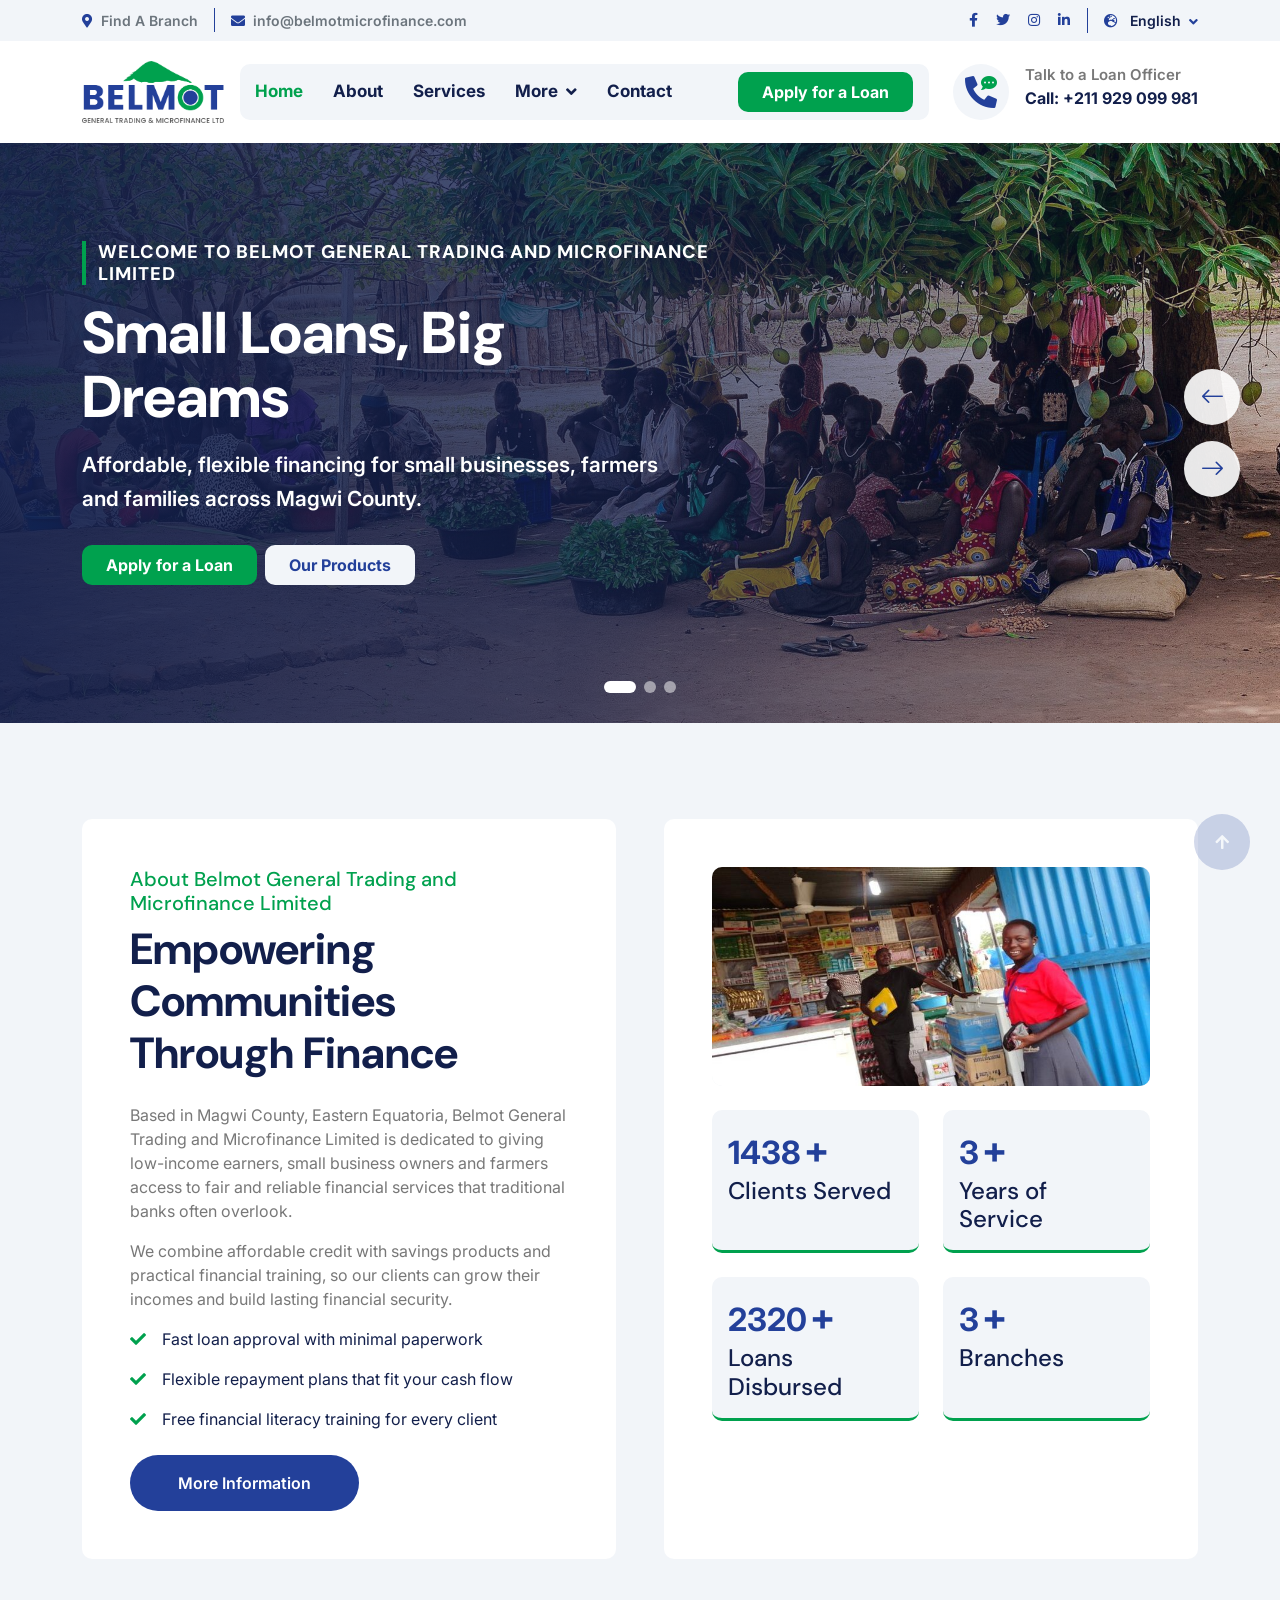
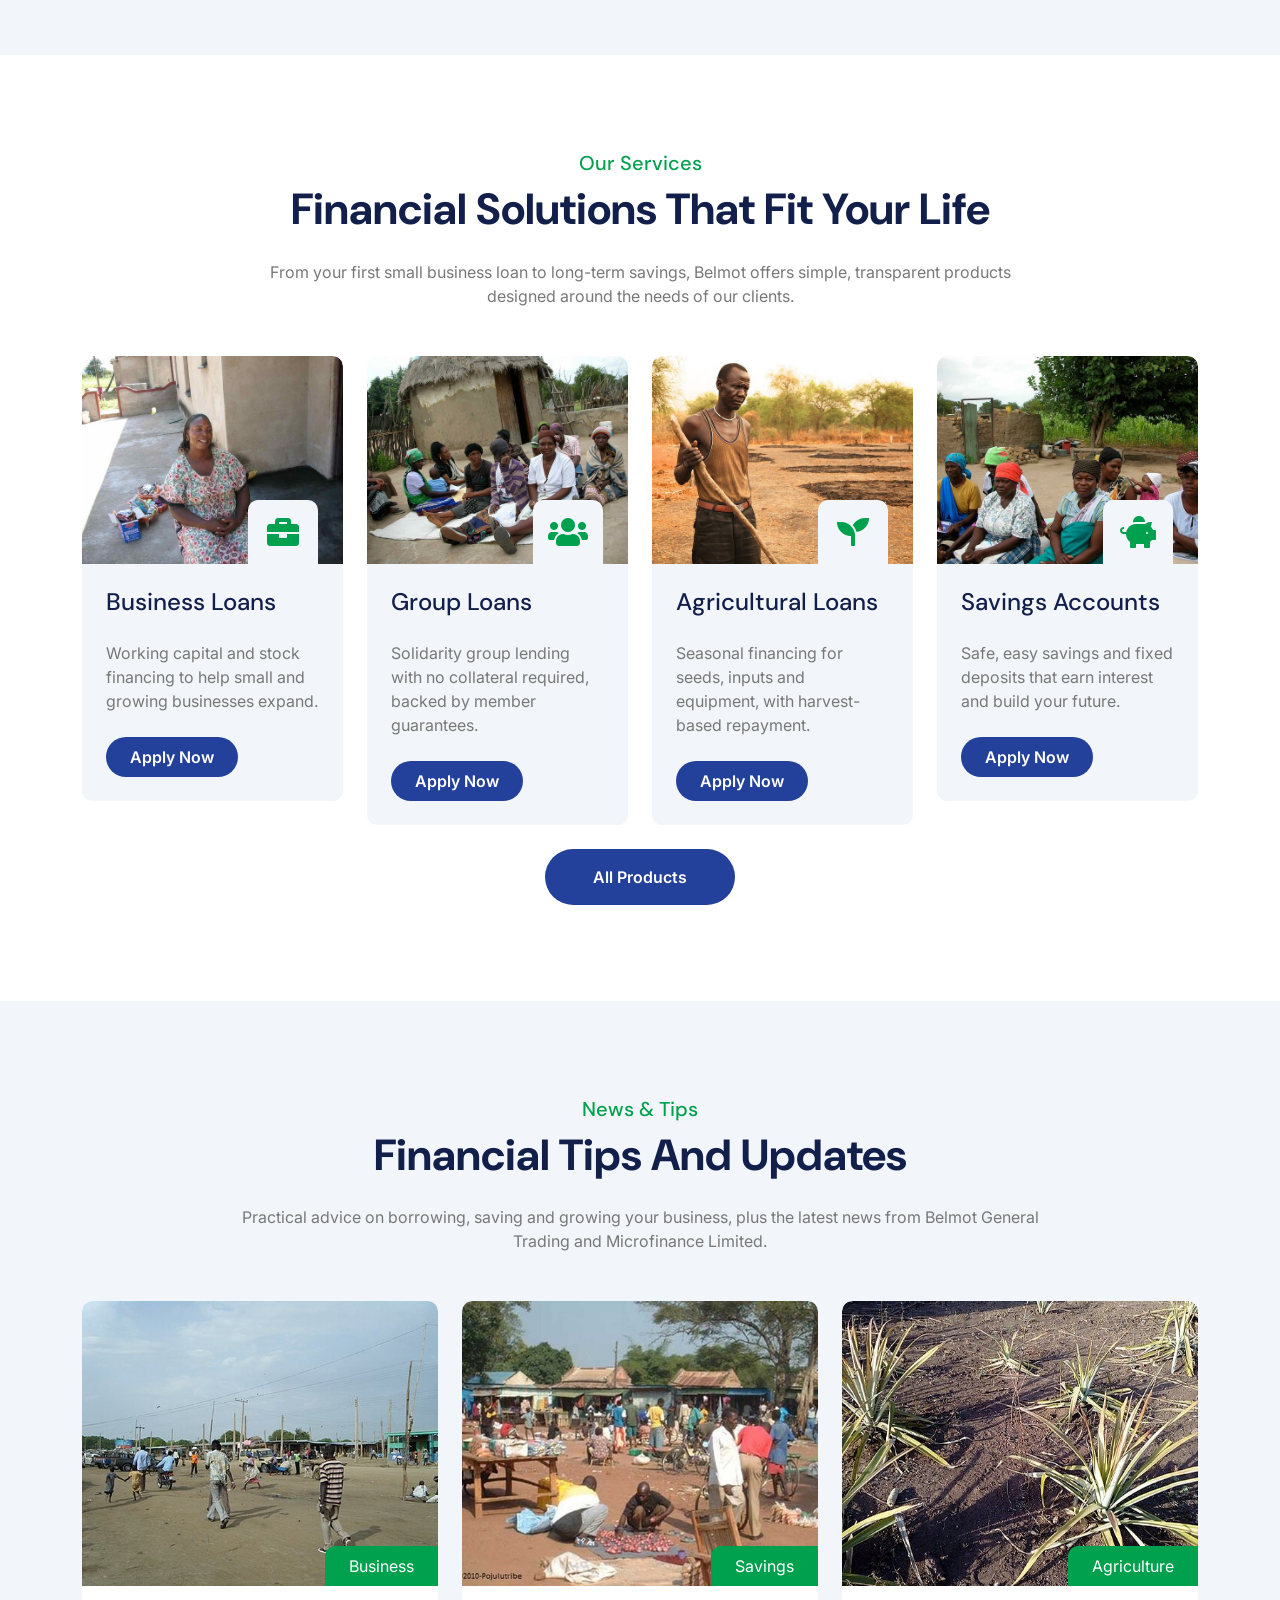
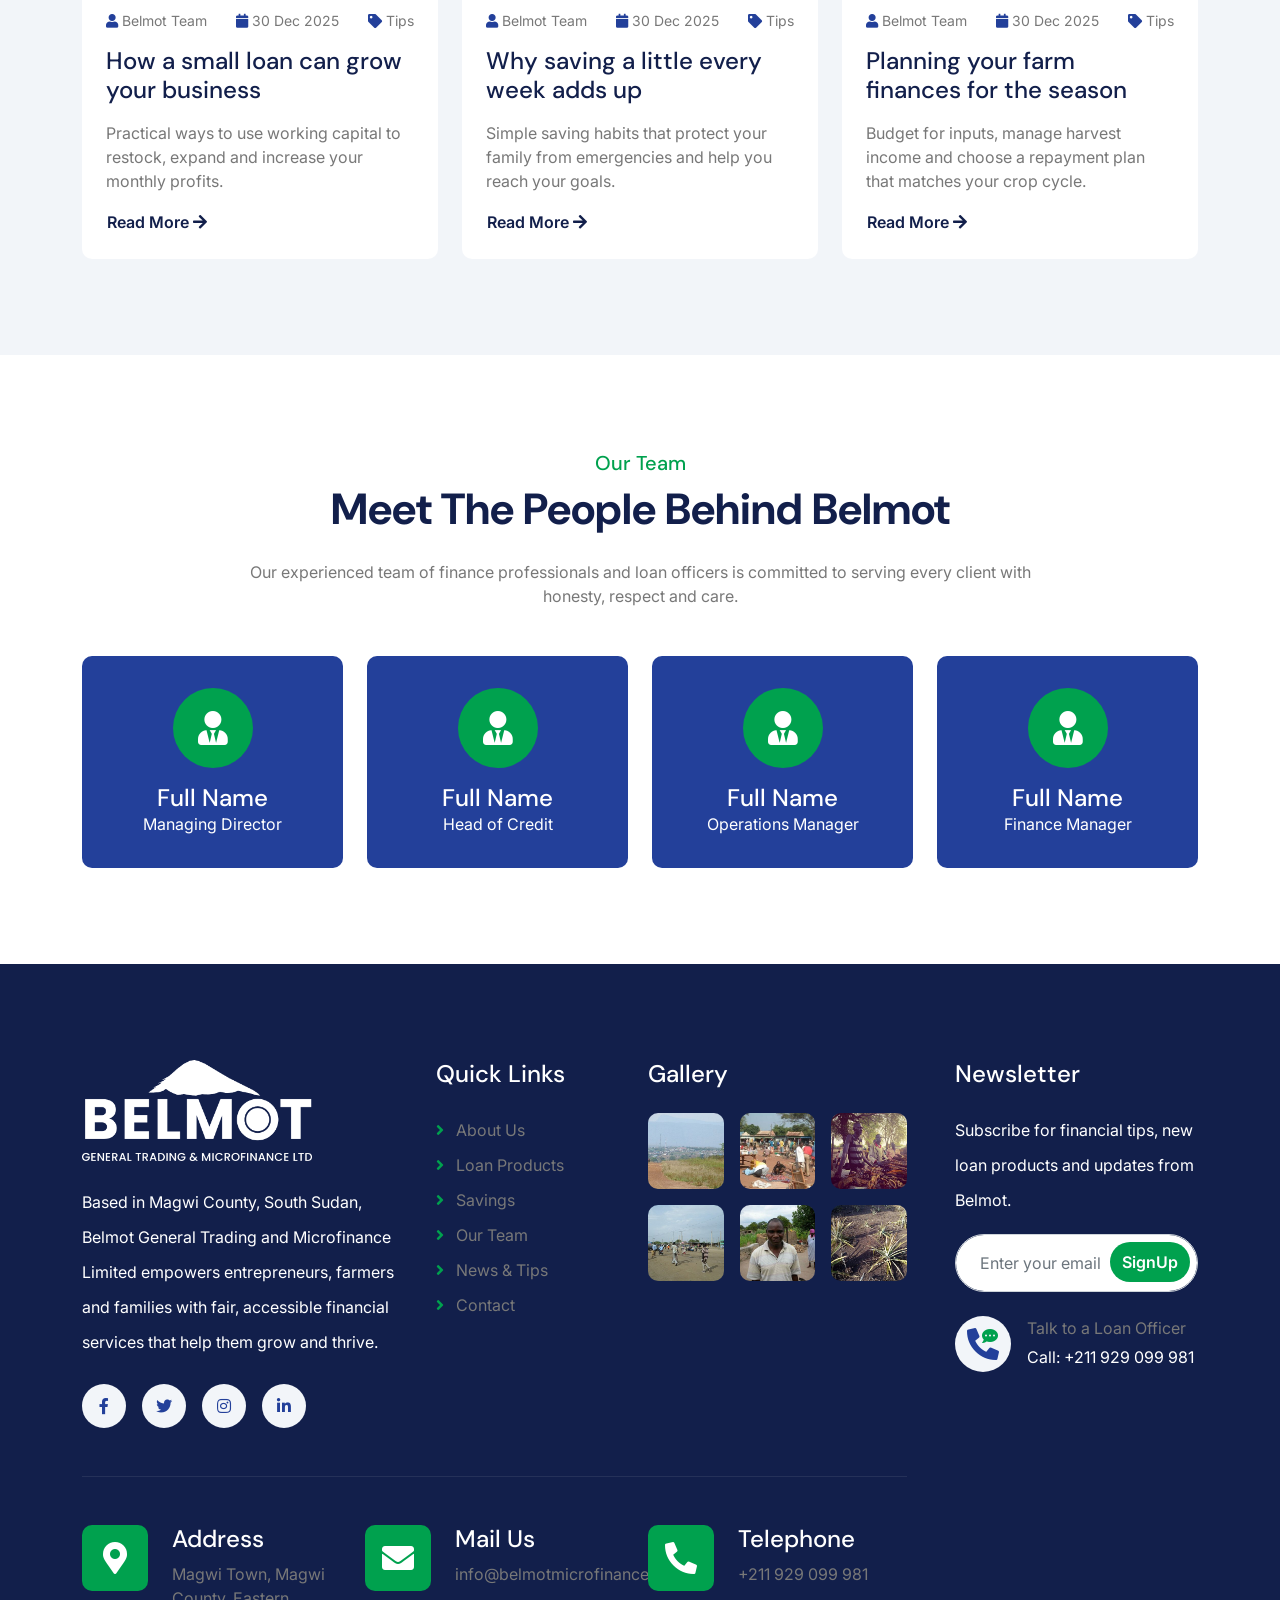
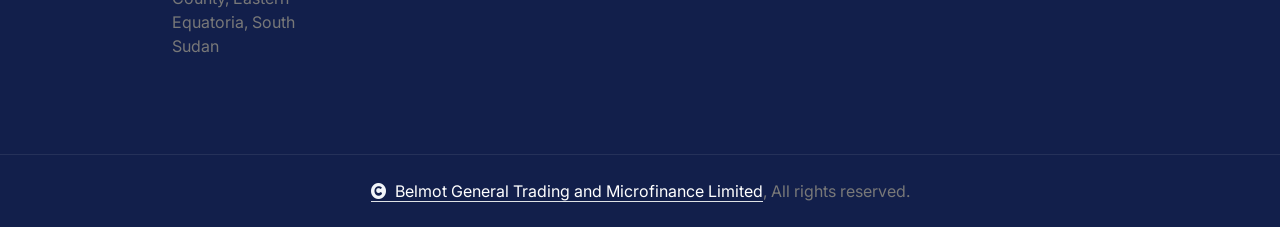
<file: index.html>
<!DOCTYPE html>
<html lang="en">

    <head>
        <meta charset="utf-8">
        <title>Belmot General Trading and Microfinance Limited - Home</title>
        <meta content="width=device-width, initial-scale=1.0" name="viewport">
        <link rel="icon" type="image/png" href="img/favicon.png">
        <link rel="apple-touch-icon" href="img/apple-touch-icon.png">
        <meta content="microfinance, Magwi County, South Sudan, Eastern Equatoria, small business loans, group loans, savings, agricultural loans, Belmot" name="keywords">
        <meta content="Belmot General Trading and Microfinance Limited provides affordable loans, savings and financial education to small businesses, farmers and families in Magwi County, South Sudan." name="description">

        <!-- Google Web Fonts -->
        <link rel="preconnect" href="https://fonts.googleapis.com">
        <link rel="preconnect" href="https://fonts.gstatic.com" crossorigin>
        <link href="https://fonts.googleapis.com/css2?family=DM+Sans:ital,opsz,wght@0,9..40,100..1000;1,9..40,100..1000&family=Inter:slnt,wght@-10..0,100..900&display=swap" rel="stylesheet">

        <!-- Icon Font Stylesheet -->
        <link rel="stylesheet" href="https://use.fontawesome.com/releases/v5.15.4/css/all.css"/>
        <link href="https://cdn.jsdelivr.net/npm/bootstrap-icons@1.4.1/font/bootstrap-icons.css" rel="stylesheet">

        <!-- Libraries Stylesheet -->
        <link rel="stylesheet" href="lib/animate/animate.min.css"/>
        <link href="lib/lightbox/css/lightbox.min.css" rel="stylesheet">
        <link href="lib/owlcarousel/assets/owl.carousel.min.css" rel="stylesheet">


        <!-- Customized Bootstrap Stylesheet -->
        <link href="css/bootstrap.min.css" rel="stylesheet">

        <!-- Template Stylesheet -->
        <link href="css/style.css" rel="stylesheet">
    </head>

    <body>

        <!-- Spinner Start -->
        <div id="spinner" class="show bg-white position-fixed translate-middle w-100 vh-100 top-50 start-50 d-flex align-items-center justify-content-center">
            <div class="spinner-border text-primary" style="width: 3rem; height: 3rem;" role="status">
                <span class="sr-only">Loading...</span>
            </div>
        </div>
        <!-- Spinner End -->

        <!-- Topbar Start -->
        <div class="container-fluid topbar px-0 px-lg-4 bg-light py-2 d-none d-lg-block">
            <div class="container">
                <div class="row gx-0 align-items-center">
                    <div class="col-lg-8 text-center text-lg-start mb-lg-0">
                        <div class="d-flex flex-wrap">
                            <div class="border-end border-primary pe-3">
                                <a href="contact.html" class="text-muted small"><i class="fas fa-map-marker-alt text-primary me-2"></i>Find A Branch</a>
                            </div>
                            <div class="ps-3">
                                <a href="mailto:info@belmotmicrofinance.com" class="text-muted small"><i class="fas fa-envelope text-primary me-2"></i>info@belmotmicrofinance.com</a>
                            </div>
                        </div>
                    </div>
                    <div class="col-lg-4 text-center text-lg-end">
                        <div class="d-flex justify-content-end">
                            <div class="d-flex border-end border-primary pe-3">
                                <a class="btn p-0 text-primary me-3" href="#"><i class="fab fa-facebook-f"></i></a>
                                <a class="btn p-0 text-primary me-3" href="#"><i class="fab fa-twitter"></i></a>
                                <a class="btn p-0 text-primary me-3" href="#"><i class="fab fa-instagram"></i></a>
                                <a class="btn p-0 text-primary me-0" href="#"><i class="fab fa-linkedin-in"></i></a>
                            </div>
                            <div class="dropdown ms-3">
                                <a href="#" class="dropdown-toggle text-dark" data-bs-toggle="dropdown"><small><i class="fas fa-globe-europe text-primary me-2"></i> English</small></a>
                                <div class="dropdown-menu rounded">
                                    <a href="#" class="dropdown-item">English</a>
                                    <a href="#" class="dropdown-item">Arabic</a>
                                </div>
                            </div>
                        </div>
                    </div>
                </div>
            </div>
        </div>
        <!-- Topbar End -->

        <!-- Navbar & Hero Start -->
        <div class="container-fluid nav-bar px-0 px-lg-4 py-lg-0">
            <div class="container">
                <nav class="navbar navbar-expand-lg navbar-light"> 
                    <a href="index.html" class="navbar-brand p-0">
                        <img src="img/logo.png" class="site-logo" alt="Belmot General Trading and Microfinance Limited">
                    </a>
                    <button class="navbar-toggler" type="button" data-bs-toggle="collapse" data-bs-target="#navbarCollapse">
                        <span class="fa fa-bars"></span>
                    </button>
                    <div class="collapse navbar-collapse" id="navbarCollapse">
                        <div class="navbar-nav mx-0 mx-lg-auto">
                            <a href="index.html" class="nav-item nav-link active">Home</a>
                            <a href="about.html" class="nav-item nav-link">About</a>
                            <a href="service.html" class="nav-item nav-link">Services</a>
                            <div class="nav-item dropdown">
                                <a href="#" class="nav-link" data-bs-toggle="dropdown">
                                    <span class="dropdown-toggle">More</span>
                                </a>
                                <div class="dropdown-menu">
                                    <a href="blog.html" class="dropdown-item">News &amp; Tips</a>
                                    <a href="team.html" class="dropdown-item">Our Team</a>
                                </div>
                            </div>
                            <a href="contact.html" class="nav-item nav-link">Contact</a>
                            <div class="nav-btn px-3">
                                <a href="contact.html" class="btn btn-secondary py-2 px-4 ms-3 flex-shrink-0"> Apply for a Loan</a>
                            </div>
                        </div>
                    </div>
                    <div class="d-none d-xl-flex flex-shrink-0 ps-4">
                        <a href="tel:+211929099981" class="btn btn-light btn-lg-square rounded-circle position-relative wow tada" data-wow-delay=".9s">
                            <i class="fa fa-phone-alt fa-2x"></i>
                            <div class="position-absolute" style="top: 7px; right: 12px;">
                                <span><i class="fa fa-comment-dots text-secondary"></i></span>
                            </div>
                        </a>
                        <div class="d-flex flex-column ms-3">
                            <span>Talk to a Loan Officer</span>
                            <a href="tel:+211929099981"><span class="text-dark">Call: +211 929 099 981</span></a>
                        </div>
                    </div>
                </nav>
            </div>
        </div>
        <!-- Navbar & Hero End -->


        <!-- Carousel Start -->
        <div class="header-carousel owl-carousel">
            <div class="header-carousel-item" style="background-image: url(img/hero-1.jpg);">
                <div class="carousel-caption">
                    <div class="container">
                        <div class="row">
                            <div class="col-lg-8 col-xl-7 text-start hero-content animated fadeInUp">
                                <h4 class="text-white text-uppercase fw-bold hero-kicker">Welcome To Belmot General Trading and Microfinance Limited</h4>
                                <h1 class="text-white hero-title">Small Loans, Big Dreams</h1>
                                <p class="text-white hero-text">Affordable, flexible financing for small businesses, farmers and families across Magwi County.</p>
                                <div class="d-flex flex-wrap gap-2 hero-btns">
                                    <a class="btn btn-secondary py-2 px-4" href="contact.html">Apply for a Loan</a>
                                    <a class="btn btn-light py-2 px-4" href="service.html">Our Products</a>
                                </div>
                            </div>
                        </div>
                    </div>
                </div>
            </div>
            <div class="header-carousel-item" style="background-image: url(img/hero-2.jpg);">
                <div class="carousel-caption">
                    <div class="container">
                        <div class="row">
                            <div class="col-lg-8 col-xl-7 text-start hero-content animated fadeInUp">
                                <h4 class="text-white text-uppercase fw-bold hero-kicker">Save Today, Grow Tomorrow</h4>
                                <h1 class="text-white hero-title">Your Partner In Financial Growth</h1>
                                <p class="text-white hero-text">Secure savings, group lending and financial education designed to help our communities build a better future.</p>
                                <div class="d-flex flex-wrap gap-2 hero-btns">
                                    <a class="btn btn-secondary py-2 px-4" href="contact.html">Apply for a Loan</a>
                                    <a class="btn btn-light py-2 px-4" href="service.html">Our Products</a>
                                </div>
                            </div>
                        </div>
                    </div>
                </div>
            </div>
            <div class="header-carousel-item" style="background-image: url(img/hero-3.jpg);">
                <div class="carousel-caption">
                    <div class="container">
                        <div class="row">
                            <div class="col-lg-8 col-xl-7 text-start hero-content animated fadeInUp">
                                <h4 class="text-white text-uppercase fw-bold hero-kicker">Group Lending</h4>
                                <h1 class="text-white hero-title">Stronger Together, No Collateral Needed</h1>
                                <p class="text-white hero-text">Join a solidarity group and access loans backed by the trust and support of your fellow members.</p>
                                <div class="d-flex flex-wrap gap-2 hero-btns">
                                    <a class="btn btn-secondary py-2 px-4" href="contact.html">Apply for a Loan</a>
                                    <a class="btn btn-light py-2 px-4" href="service.html">Our Products</a>
                                </div>
                            </div>
                        </div>
                    </div>
                </div>
            </div>
        </div>
        <!-- Carousel End -->

        <!-- About Start -->
        <div class="container-fluid bg-light about py-5">
            <div class="container py-5">
                <div class="row g-5">
                    <div class="col-xl-6 wow fadeInLeft" data-wow-delay="0.2s">
                        <div class="about-item-content bg-white rounded p-5 h-100">
                            <h4 class="text-secondary fs-5">About Belmot General Trading and Microfinance Limited</h4>
                            <h1 class="display-4 mb-4">Empowering Communities Through Finance</h1>
                            <p>Based in Magwi County, Eastern Equatoria, Belmot General Trading and Microfinance Limited is dedicated to giving low-income earners, small business owners and farmers access to fair and reliable financial services that traditional banks often overlook.
                            </p>
                            <p>We combine affordable credit with savings products and practical financial training, so our clients can grow their incomes and build lasting financial security.
                            </p>
                            <p class="text-dark"><i class="fa fa-check text-secondary me-3"></i>Fast loan approval with minimal paperwork</p>
                            <p class="text-dark"><i class="fa fa-check text-secondary me-3"></i>Flexible repayment plans that fit your cash flow</p>
                            <p class="text-dark mb-4"><i class="fa fa-check text-secondary me-3"></i>Free financial literacy training for every client</p>
                            <a class="btn btn-primary rounded-pill py-3 px-5" href="about.html">More Information</a>
                        </div>
                    </div>
                    <div class="col-xl-6 wow fadeInRight" data-wow-delay="0.2s">
                        <div class="bg-white rounded p-5 h-100">
                            <div class="row g-4 justify-content-center">
                                <div class="col-12">
                                    <div class="rounded bg-light">
                                        <img src="img/about-1.jpg" class="img-fluid rounded w-100" alt="Shop owner in South Sudan whose business grew with a microfinance loan">
                                    </div>
                                </div>
                                <div class="col-sm-6">
                                    <div class="counter-item bg-light rounded p-3 h-100">
                                        <div class="counter-counting">
                                            <span class="text-primary fs-2 fw-bold" data-toggle="counter-up">5000</span>
                                            <span class="h1 fw-bold text-primary">+</span>
                                        </div>
                                        <h4 class="mb-0 text-dark">Clients Served</h4>
                                    </div>
                                </div>
                                <div class="col-sm-6">
                                    <div class="counter-item bg-light rounded p-3 h-100">
                                        <div class="counter-counting">
                                            <span class="text-primary fs-2 fw-bold" data-toggle="counter-up">12</span>
                                            <span class="h1 fw-bold text-primary">+</span>
                                        </div>
                                        <h4 class="mb-0 text-dark">Years of Service</h4>
                                    </div>
                                </div>
                                <div class="col-sm-6">
                                    <div class="counter-item bg-light rounded p-3 h-100">
                                        <div class="counter-counting">
                                            <span class="text-primary fs-2 fw-bold" data-toggle="counter-up">8000</span>
                                            <span class="h1 fw-bold text-primary">+</span>
                                        </div>
                                        <h4 class="mb-0 text-dark">Loans Disbursed</h4>
                                    </div>
                                </div>
                                <div class="col-sm-6">
                                    <div class="counter-item bg-light rounded p-3 h-100">
                                        <div class="counter-counting">
                                            <span class="text-primary fs-2 fw-bold" data-toggle="counter-up">10</span>
                                            <span class="h1 fw-bold text-primary">+</span>
                                        </div>
                                        <h4 class="mb-0 text-dark">Branches</h4>
                                    </div>
                                </div>
                            </div>
                        </div>
                    </div>
                </div>
            </div>
        </div>
        <!-- About End -->

        <!-- Service Start -->
        <div class="container-fluid service py-5">
            <div class="container py-5">
                <div class="text-center mx-auto pb-5 wow fadeInUp" data-wow-delay="0.2s" style="max-width: 800px;">
                    <h4 class="text-secondary fs-5">Our Services</h4>
                    <h1 class="display-4 mb-4">Financial Solutions That Fit Your Life</h1>
                    <p class="mb-0">From your first small business loan to long-term savings, Belmot offers simple, transparent products designed around the needs of our clients.
                    </p>
                </div>
                <div class="row g-4 justify-content-center">
                    <div class="col-md-6 col-lg-6 col-xl-3 wow fadeInUp" data-wow-delay="0.2s">
                        <div class="service-item">
                            <div class="service-img">
                                <img src="img/service-business.jpg" class="img-fluid rounded-top w-100" alt="Market vendor running a small shop">
                                <div class="service-icon p-3">
                                    <i class="fa fa-briefcase fa-2x"></i>
                                </div>
                            </div>
                            <div class="service-content p-4">
                                <div class="service-content-inner">
                                    <a href="service.html" class="d-inline-block h4 mb-4">Business Loans</a>
                                    <p class="mb-4">Working capital and stock financing to help small and growing businesses expand.</p>
                                    <a class="btn btn-primary rounded-pill py-2 px-4" href="contact.html">Apply Now</a>
                                </div>
                            </div>
                        </div>
                    </div>
                    <div class="col-md-6 col-lg-6 col-xl-3 wow fadeInUp" data-wow-delay="0.4s">
                        <div class="service-item">
                            <div class="service-img">
                                <img src="img/service-group.jpg" class="img-fluid rounded-top w-100" alt="Microfinance group meeting">
                                <div class="service-icon p-3">
                                    <i class="fa fa-users fa-2x"></i>
                                </div>
                            </div>
                            <div class="service-content p-4">
                                <div class="service-content-inner">
                                    <a href="service.html" class="d-inline-block h4 mb-4">Group Loans</a>
                                    <p class="mb-4">Solidarity group lending with no collateral required, backed by member guarantees.</p>
                                    <a class="btn btn-primary rounded-pill py-2 px-4" href="contact.html">Apply Now</a>
                                </div>
                            </div>
                        </div>
                    </div>
                    <div class="col-md-6 col-lg-6 col-xl-3 wow fadeInUp" data-wow-delay="0.6s">
                        <div class="service-item">
                            <div class="service-img">
                                <img src="img/service-agri.jpg" class="img-fluid rounded-top w-100" alt="Farmer in South Sudan">
                                <div class="service-icon p-3">
                                    <i class="fa fa-seedling fa-2x"></i>
                                </div>
                            </div>
                            <div class="service-content p-4">
                                <div class="service-content-inner">
                                    <a href="service.html" class="d-inline-block h4 mb-4">Agricultural Loans</a>
                                    <p class="mb-4">Seasonal financing for seeds, inputs and equipment, with harvest-based repayment.</p>
                                    <a class="btn btn-primary rounded-pill py-2 px-4" href="contact.html">Apply Now</a>
                                </div>
                            </div>
                        </div>
                    </div>
                    <div class="col-md-6 col-lg-6 col-xl-3 wow fadeInUp" data-wow-delay="0.8s">
                        <div class="service-item">
                            <div class="service-img">
                                <img src="img/service-savings.jpg" class="img-fluid rounded-top w-100" alt="Savings group members">
                                <div class="service-icon p-3">
                                    <i class="fa fa-piggy-bank fa-2x"></i>
                                </div>
                            </div>
                            <div class="service-content p-4">
                                <div class="service-content-inner">
                                    <a href="service.html" class="d-inline-block h4 mb-4">Savings Accounts</a>
                                    <p class="mb-4">Safe, easy savings and fixed deposits that earn interest and build your future.</p>
                                    <a class="btn btn-primary rounded-pill py-2 px-4" href="contact.html">Apply Now</a>
                                </div>
                            </div>
                        </div>
                    </div>
                    <div class="col-12 text-center wow fadeInUp" data-wow-delay="0.2s">
                        <a class="btn btn-primary rounded-pill py-3 px-5" href="service.html">All Products</a>
                    </div>
                </div>
            </div>
        </div>
        <!-- Service End -->

        <!-- Blog Start -->
        <div class="container-fluid blog bg-light py-5">
            <div class="container py-5">
                <div class="text-center mx-auto pb-5 wow fadeInUp" data-wow-delay="0.2s" style="max-width: 800px;">
                    <h4 class="text-secondary fs-5">News &amp; Tips</h4>
                    <h1 class="display-4 mb-4">Financial Tips And Updates</h1>
                    <p class="mb-0">Practical advice on borrowing, saving and growing your business, plus the latest news from Belmot General Trading and Microfinance Limited.
                    </p>
                </div>
                <div class="row g-4 justify-content-center">
                    <div class="col-lg-6 col-xl-4 wow fadeInUp" data-wow-delay="0.2s">
                        <div class="blog-item">
                            <div class="blog-img">
                                <img src="img/blog-business.jpg" class="img-fluid rounded-top w-100" alt="Busy market in Bor, South Sudan">
                                <div class="blog-categiry py-2 px-4">
                                    <span>Business</span>
                                </div>
                            </div>
                            <div class="blog-content p-4">
                                <div class="blog-comment d-flex justify-content-between mb-3">
                                    <div class="small"><span class="fa fa-user text-primary"></span> Belmot Team</div>
                                    <div class="small"><span class="fa fa-calendar text-primary"></span> 30 Dec 2025</div>
                                    <div class="small"><span class="fa fa-tag text-primary"></span> Tips</div>
                                </div>
                                <a href="blog.html" class="h4 d-inline-block mb-3">How a small loan can grow your business</a>
                                <p class="mb-3">Practical ways to use working capital to restock, expand and increase your monthly profits.</p>
                                <a href="blog.html" class="btn p-0">Read More  <i class="fa fa-arrow-right"></i></a>
                            </div>
                        </div>
                    </div>
                    <div class="col-lg-6 col-xl-4 wow fadeInUp" data-wow-delay="0.4s">
                        <div class="blog-item">
                            <div class="blog-img">
                                <img src="img/blog-savings.jpg" class="img-fluid rounded-top w-100" alt="Market in Lainya, South Sudan">
                                <div class="blog-categiry py-2 px-4">
                                    <span>Savings</span>
                                </div>
                            </div>
                            <div class="blog-content p-4">
                                <div class="blog-comment d-flex justify-content-between mb-3">
                                    <div class="small"><span class="fa fa-user text-primary"></span> Belmot Team</div>
                                    <div class="small"><span class="fa fa-calendar text-primary"></span> 30 Dec 2025</div>
                                    <div class="small"><span class="fa fa-tag text-primary"></span> Tips</div>
                                </div>
                                <a href="blog.html" class="h4 d-inline-block mb-3">Why saving a little every week adds up</a>
                                <p class="mb-3">Simple saving habits that protect your family from emergencies and help you reach your goals.</p>
                                <a href="blog.html" class="btn p-0">Read More  <i class="fa fa-arrow-right"></i></a>
                            </div>
                        </div>
                    </div>
                    <div class="col-lg-6 col-xl-4 wow fadeInUp" data-wow-delay="0.6s">
                        <div class="blog-item">
                            <div class="blog-img">
                                <img src="img/blog-farming.jpg" class="img-fluid rounded-top w-100" alt="Pineapple farm in Equatoria, South Sudan">
                                <div class="blog-categiry py-2 px-4">
                                    <span>Agriculture</span>
                                </div>
                            </div>
                            <div class="blog-content p-4">
                                <div class="blog-comment d-flex justify-content-between mb-3">
                                    <div class="small"><span class="fa fa-user text-primary"></span> Belmot Team</div>
                                    <div class="small"><span class="fa fa-calendar text-primary"></span> 30 Dec 2025</div>
                                    <div class="small"><span class="fa fa-tag text-primary"></span> Tips</div>
                                </div>
                                <a href="blog.html" class="h4 d-inline-block mb-3">Planning your farm finances for the season</a>
                                <p class="mb-3">Budget for inputs, manage harvest income and choose a repayment plan that matches your crop cycle.</p>
                                <a href="blog.html" class="btn p-0">Read More  <i class="fa fa-arrow-right"></i></a>
                            </div>
                        </div>
                    </div>
                </div>
            </div>
        </div>
        <!-- Blog End -->

        <!-- Team Start -->
        <div class="container-fluid team py-5">
            <div class="container py-5">
                <div class="text-center mx-auto pb-5 wow fadeInUp" data-wow-delay="0.2s" style="max-width: 800px;">
                    <h4 class="text-secondary fs-5">Our Team</h4>
                    <h1 class="display-4 mb-4">Meet The People Behind Belmot</h1>
                    <p class="mb-0">Our experienced team of finance professionals and loan officers is committed to serving every client with honesty, respect and care.
                    </p>
                </div>
                <div class="row g-4">
                    <div class="col-md-6 col-lg-6 col-xl-3 wow fadeInUp" data-wow-delay="0.2s">
                        <div class="team-item">
                            <div class="team-title text-center p-4">
                                <div class="team-avatar mb-3"><i class="fas fa-user-tie"></i></div>
                                <h4 class="mb-0">Full Name</h4>
                                <p class="mb-0">Managing Director</p>
                            </div>
                        </div>
                    </div>
                    <div class="col-md-6 col-lg-6 col-xl-3 wow fadeInUp" data-wow-delay="0.4s">
                        <div class="team-item">
                            <div class="team-title text-center p-4">
                                <div class="team-avatar mb-3"><i class="fas fa-user-tie"></i></div>
                                <h4 class="mb-0">Full Name</h4>
                                <p class="mb-0">Head of Credit</p>
                            </div>
                        </div>
                    </div>
                    <div class="col-md-6 col-lg-6 col-xl-3 wow fadeInUp" data-wow-delay="0.6s">
                        <div class="team-item">
                            <div class="team-title text-center p-4">
                                <div class="team-avatar mb-3"><i class="fas fa-user-tie"></i></div>
                                <h4 class="mb-0">Full Name</h4>
                                <p class="mb-0">Operations Manager</p>
                            </div>
                        </div>
                    </div>
                    <div class="col-md-6 col-lg-6 col-xl-3 wow fadeInUp" data-wow-delay="0.8s">
                        <div class="team-item">
                            <div class="team-title text-center p-4">
                                <div class="team-avatar mb-3"><i class="fas fa-user-tie"></i></div>
                                <h4 class="mb-0">Full Name</h4>
                                <p class="mb-0">Finance Manager</p>
                            </div>
                        </div>
                    </div>
                </div>
            </div>
        </div>
        <!-- Team End -->


        <!-- Footer Start -->
        <div class="container-fluid footer py-5 wow fadeIn" data-wow-delay="0.2s">
            <div class="container py-5">
                <div class="row g-5">
                    <div class="col-xl-9">
                        <div class="mb-5">
                            <div class="row g-4">
                                <div class="col-md-6 col-lg-6 col-xl-5">
                                    <div class="footer-item">
                                        <a href="index.html" class="p-0">
                                            <img src="img/logo-white.png" class="footer-logo mb-4" alt="Belmot General Trading and Microfinance Limited">
                                        </a>
                                        <p class="text-white mb-4">Based in Magwi County, South Sudan, Belmot General Trading and Microfinance Limited empowers entrepreneurs, farmers and families with fair, accessible financial services that help them grow and thrive.</p>
                                        <div class="footer-btn d-flex">
                                            <a class="btn btn-md-square rounded-circle me-3" href="#"><i class="fab fa-facebook-f"></i></a>
                                            <a class="btn btn-md-square rounded-circle me-3" href="#"><i class="fab fa-twitter"></i></a>
                                            <a class="btn btn-md-square rounded-circle me-3" href="#"><i class="fab fa-instagram"></i></a>
                                            <a class="btn btn-md-square rounded-circle me-0" href="#"><i class="fab fa-linkedin-in"></i></a>
                                        </div>
                                    </div>
                                </div>
                                <div class="col-md-6 col-lg-6 col-xl-3">
                                    <div class="footer-item">
                                        <h4 class="text-white mb-4">Quick Links</h4>
                                        <a href="about.html"><i class="fas fa-angle-right me-2"></i> About Us</a>
                                        <a href="service.html"><i class="fas fa-angle-right me-2"></i> Loan Products</a>
                                        <a href="service.html"><i class="fas fa-angle-right me-2"></i> Savings</a>
                                        <a href="team.html"><i class="fas fa-angle-right me-2"></i> Our Team</a>
                                        <a href="blog.html"><i class="fas fa-angle-right me-2"></i> News &amp; Tips</a>
                                        <a href="contact.html"><i class="fas fa-angle-right me-2"></i> Contact</a>
                                    </div>
                                </div>
                                <div class="col-md-6 col-lg-6 col-xl-4">
                                    <div class="footer-item">
                                        <h4 class="mb-4 text-white">Gallery</h4>
                                        <div class="row g-3">
                                            <div class="col-4">
                                                <div class="footer-instagram rounded">
                                                    <img src="img/gallery-1.jpg" class="img-fluid w-100" alt="Magwi, South Sudan">
                                                    <div class="footer-search-icon">
                                                        <a href="img/gallery-1.jpg" data-lightbox="gallery" data-title="Magwi, South Sudan" class="my-auto"><i class="fas fa-link text-white"></i></a>
                                                    </div>
                                                </div>
                                           </div>
                                           <div class="col-4">
                                                <div class="footer-instagram rounded">
                                                    <img src="img/gallery-2.jpg" class="img-fluid w-100" alt="Lainya market, South Sudan">
                                                    <div class="footer-search-icon">
                                                        <a href="img/gallery-2.jpg" data-lightbox="gallery" data-title="Lainya market, South Sudan" class="my-auto"><i class="fas fa-link text-white"></i></a>
                                                    </div>
                                                </div>
                                           </div>
                                            <div class="col-4">
                                                <div class="footer-instagram rounded">
                                                    <img src="img/gallery-3.jpg" class="img-fluid w-100" alt="Traders in Lankien, South Sudan">
                                                    <div class="footer-search-icon">
                                                        <a href="img/gallery-3.jpg" data-lightbox="gallery" data-title="Traders in Lankien, South Sudan" class="my-auto"><i class="fas fa-link text-white"></i></a>
                                                    </div>
                                                </div>
                                           </div>
                                            <div class="col-4">
                                                <div class="footer-instagram rounded">
                                                    <img src="img/gallery-4.jpg" class="img-fluid w-100" alt="Merol Market, Bor, South Sudan">
                                                    <div class="footer-search-icon">
                                                        <a href="img/gallery-4.jpg" data-lightbox="gallery" data-title="Merol Market, Bor, South Sudan" class="my-auto"><i class="fas fa-link text-white"></i></a>
                                                    </div>
                                                </div>
                                           </div>
                                            <div class="col-4">
                                                <div class="footer-instagram rounded">
                                                    <img src="img/gallery-5.jpg" class="img-fluid w-100" alt="Microfinance client">
                                                    <div class="footer-search-icon">
                                                        <a href="img/gallery-5.jpg" data-lightbox="gallery" data-title="Microfinance client" class="my-auto"><i class="fas fa-link text-white"></i></a>
                                                    </div>
                                                </div>
                                           </div>
                                           <div class="col-4">
                                                <div class="footer-instagram rounded">
                                                    <img src="img/gallery-6.jpg" class="img-fluid w-100" alt="Pineapple farm, Western Equatoria">
                                                    <div class="footer-search-icon">
                                                        <a href="img/gallery-6.jpg" data-lightbox="gallery" data-title="Pineapple farm, Western Equatoria" class="my-auto"><i class="fas fa-link text-white"></i></a>
                                                    </div>
                                                </div>
                                            </div>
                                        </div>
                                    </div>
                                </div>
                            </div>
                        </div>
                        <div class="pt-5" style="border-top: 1px solid rgba(255, 255, 255, 0.08);">
                            <div class="row g-0">
                                <div class="col-12">
                                    <div class="row g-4">
                                        <div class="col-lg-6 col-xl-4">
                                            <div class="d-flex">
                                                <div class="btn-xl-square bg-primary text-white rounded p-4 me-4">
                                                    <i class="fas fa-map-marker-alt fa-2x"></i>
                                                </div>
                                                <div>
                                                    <h4 class="text-white">Address</h4>
                                                    <p class="mb-0">Magwi Town, Magwi County, Eastern Equatoria, South Sudan</p>
                                                </div>
                                            </div>
                                        </div>
                                        <div class="col-lg-6 col-xl-4">
                                            <div class="d-flex">
                                                <div class="btn-xl-square bg-primary text-white rounded p-4 me-4">
                                                    <i class="fas fa-envelope fa-2x"></i>
                                                </div>
                                                <div>
                                                    <h4 class="text-white">Mail Us</h4>
                                                    <p class="mb-0">info@belmotmicrofinance.com</p>
                                                </div>
                                            </div>
                                        </div>
                                        <div class="col-lg-6 col-xl-4">
                                            <div class="d-flex">
                                                <div class="btn-xl-square bg-primary text-white rounded p-4 me-4">
                                                    <i class="fa fa-phone-alt fa-2x"></i>
                                                </div>
                                                <div>
                                                    <h4 class="text-white">Telephone</h4>
                                                    <p class="mb-0">+211 929 099 981</p>
                                                </div>
                                            </div>
                                        </div>
                                    </div>
                                </div>
                            </div>
                        </div>
                    </div>
                    
                    <div class="col-xl-3">
                        <div class="footer-item">
                            <h4 class="text-white mb-4">Newsletter</h4>
                            <p class="text-white mb-3">Subscribe for financial tips, new loan products and updates from Belmot.</p>
                            <div class="position-relative rounded-pill mb-4">
                                <input class="form-control rounded-pill w-100 py-3 ps-4 pe-5" type="text" placeholder="Enter your email">
                                <button type="button" class="btn btn-secondary rounded-pill position-absolute top-0 end-0 py-2 mt-2 me-2">SignUp</button>
                            </div>
                            <div class="d-flex flex-shrink-0">
                                <div class="footer-btn">
                                    <a href="tel:+211929099981" class="btn btn-lg-square rounded-circle position-relative wow tada" data-wow-delay=".9s">
                                        <i class="fa fa-phone-alt fa-2x"></i>
                                        <div class="position-absolute" style="top: 2px; right: 12px;">
                                            <span><i class="fa fa-comment-dots text-secondary"></i></span>
                                        </div>
                                    </a>
                                </div>
                                <div class="d-flex flex-column ms-3 flex-shrink-0">
                                    <span>Talk to a Loan Officer</span>
                                    <a href="tel:+211929099981"><span class="text-white">Call: +211 929 099 981</span></a>
                                </div>
                            </div>
                        </div>
                    </div>
                </div>
            </div>
        </div>
        <!-- Footer End -->
        
        <!-- Copyright Start -->
        <div class="container-fluid copyright py-4">
            <div class="container">
                <div class="row g-4 align-items-center">
                    <div class="col-12 text-center mb-0">
                        <span class="text-body"><a href="index.html" class="border-bottom text-white"><i class="fas fa-copyright text-light me-2"></i>Belmot General Trading and Microfinance Limited</a>, All rights reserved.</span>
                    </div>
                </div>
            </div>
        </div>
        <!-- Copyright End -->


        <!-- Back to Top -->
        <a href="#" class="btn btn-primary btn-lg-square rounded-circle back-to-top"><i class="fa fa-arrow-up"></i></a>   

        
        <!-- JavaScript Libraries -->
        <script src="https://ajax.googleapis.com/ajax/libs/jquery/3.6.4/jquery.min.js"></script>
        <script src="https://cdn.jsdelivr.net/npm/bootstrap@5.0.0/dist/js/bootstrap.bundle.min.js"></script>
        <script src="lib/wow/wow.min.js"></script>
        <script src="lib/easing/easing.min.js"></script>
        <script src="lib/waypoints/waypoints.min.js"></script>
        <script src="lib/counterup/counterup.min.js"></script>
        <script src="lib/lightbox/js/lightbox.min.js"></script>
        <script src="lib/owlcarousel/owl.carousel.min.js"></script>
        

        <!-- Template Javascript -->
        <script src="js/main.js"></script>
    </body>

</html>
</file>
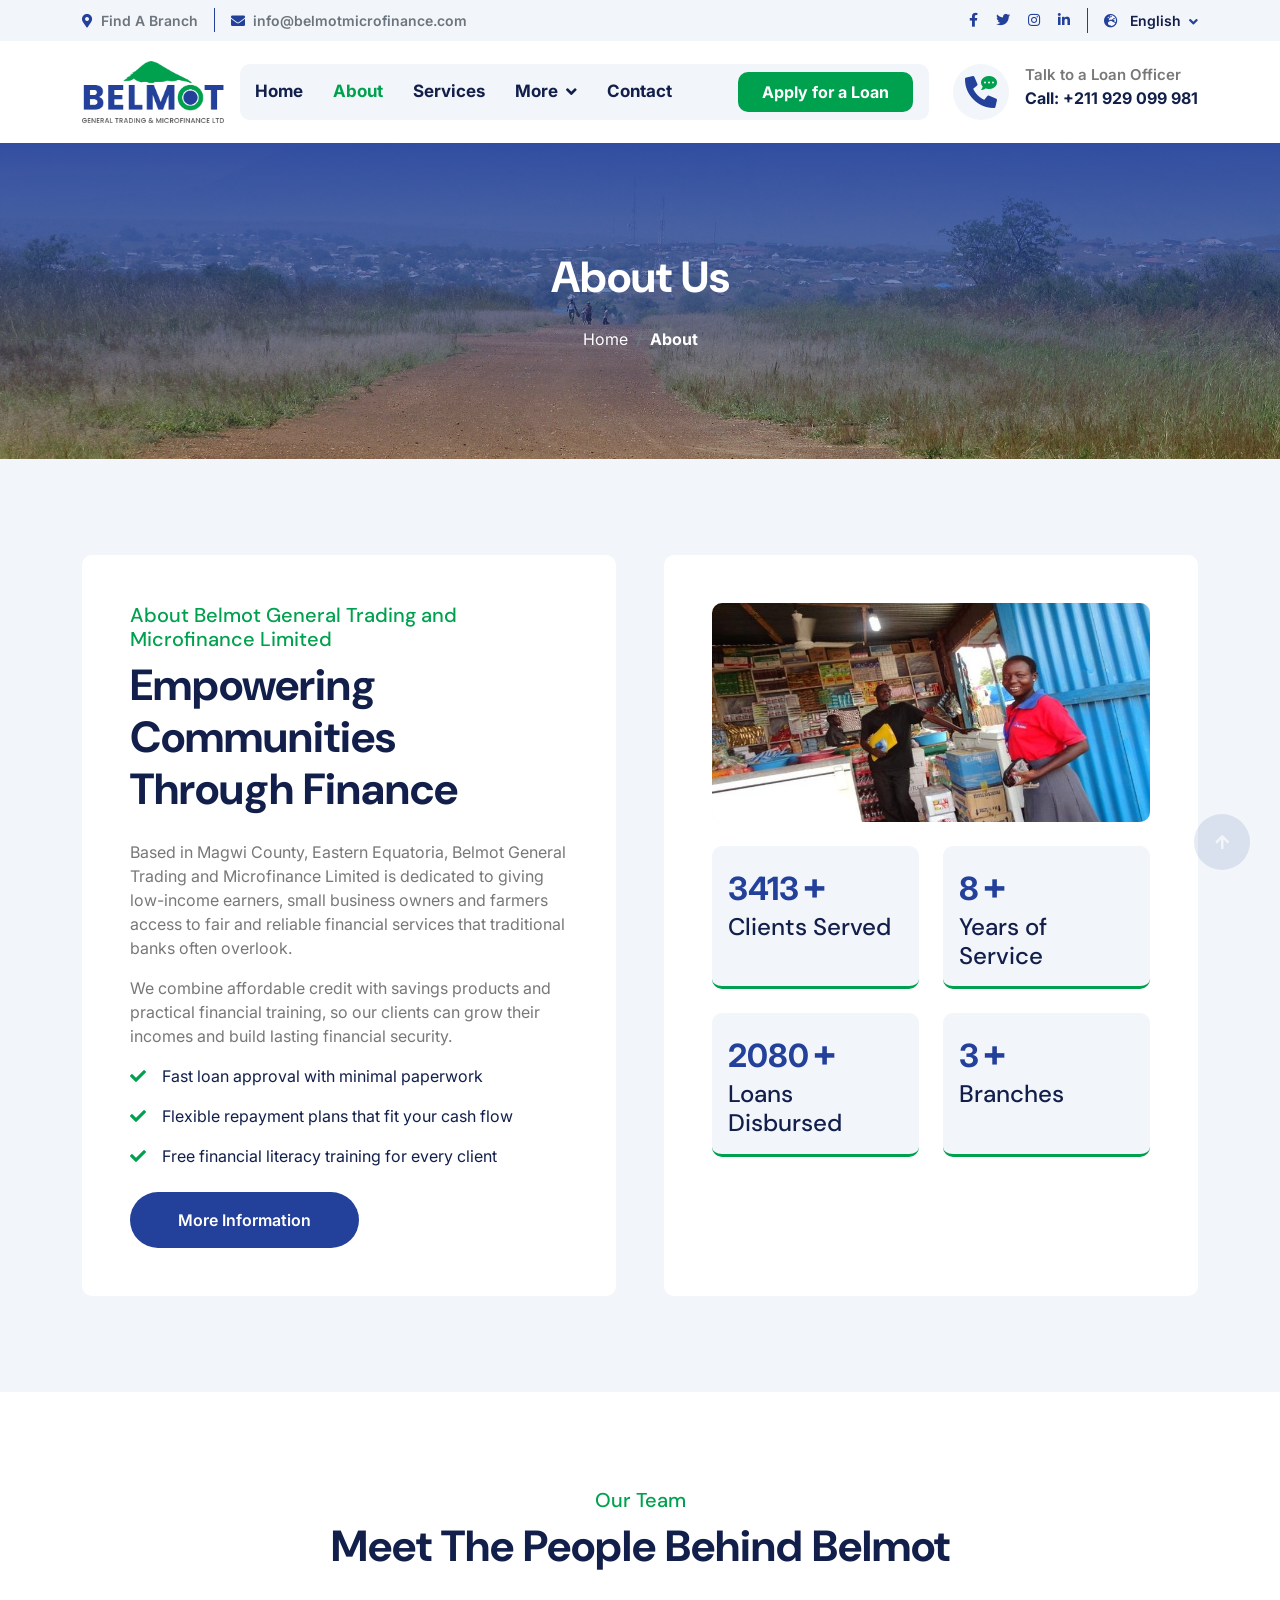
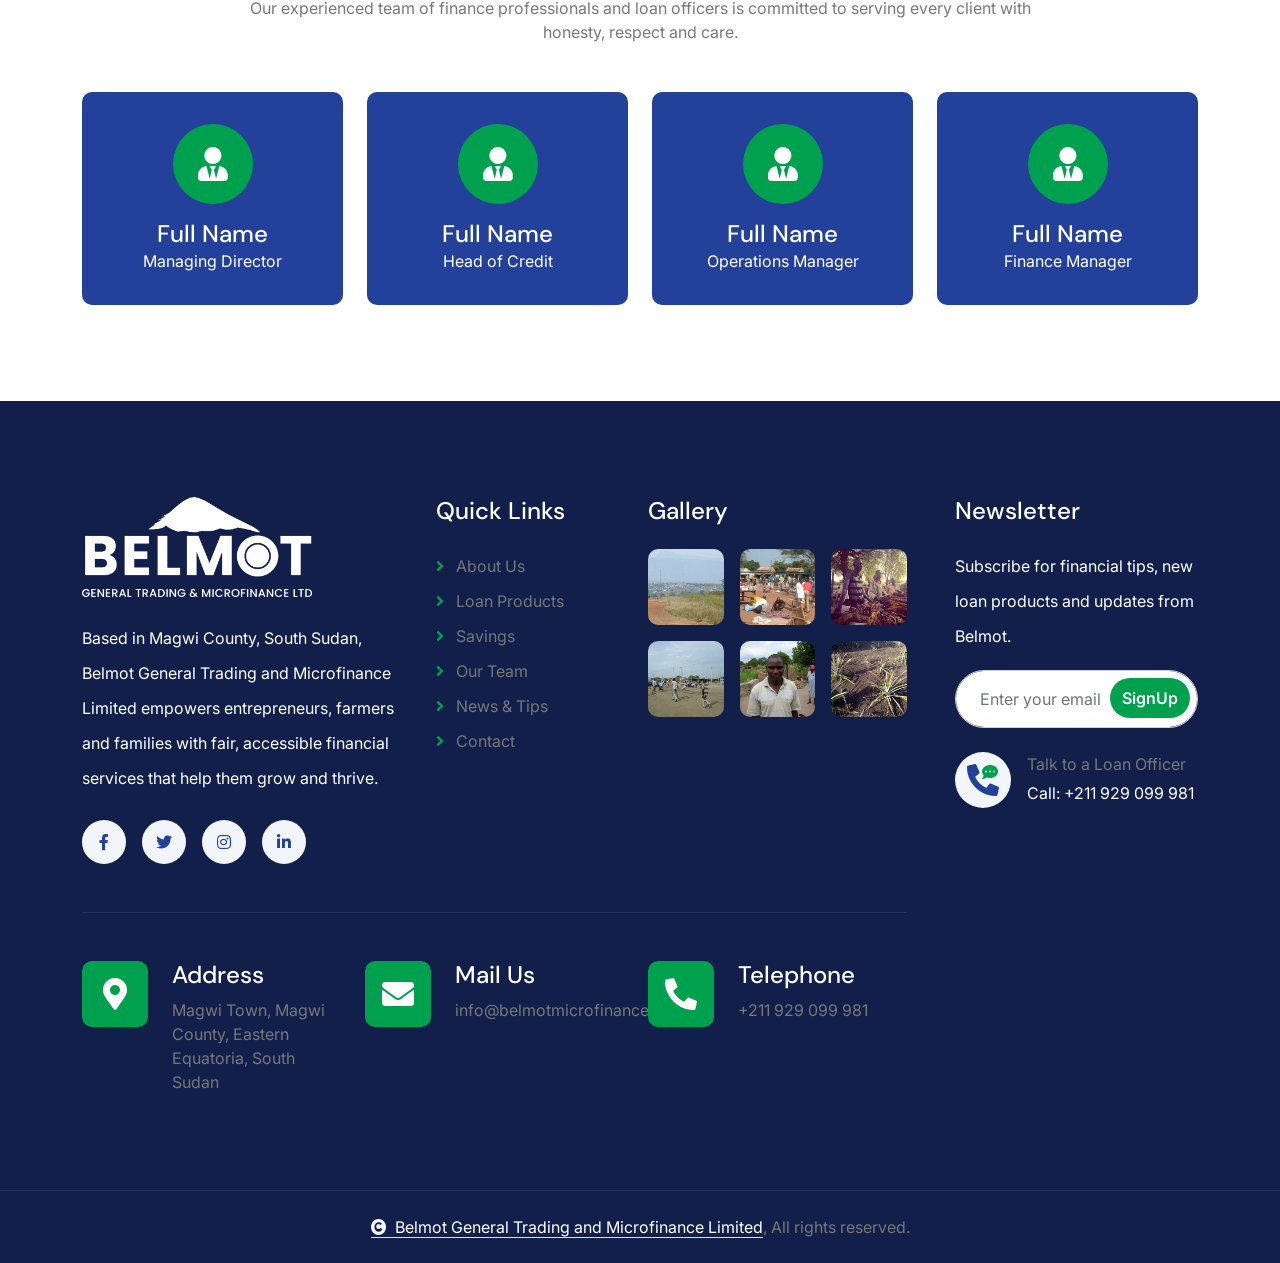
<file: about.html>
<!DOCTYPE html>
<html lang="en">

    <head>
        <meta charset="utf-8">
        <title>Belmot General Trading and Microfinance Limited - About Us</title>
        <meta content="width=device-width, initial-scale=1.0" name="viewport">
        <link rel="icon" type="image/png" href="img/favicon.png">
        <link rel="apple-touch-icon" href="img/apple-touch-icon.png">
        <meta content="microfinance, Magwi County, South Sudan, Eastern Equatoria, small business loans, group loans, savings, agricultural loans, Belmot" name="keywords">
        <meta content="Belmot General Trading and Microfinance Limited provides affordable loans, savings and financial education to small businesses, farmers and families in Magwi County, South Sudan." name="description">

        <!-- Google Web Fonts -->
        <link rel="preconnect" href="https://fonts.googleapis.com">
        <link rel="preconnect" href="https://fonts.gstatic.com" crossorigin>
        <link href="https://fonts.googleapis.com/css2?family=DM+Sans:ital,opsz,wght@0,9..40,100..1000;1,9..40,100..1000&family=Inter:slnt,wght@-10..0,100..900&display=swap" rel="stylesheet">

        <!-- Icon Font Stylesheet -->
        <link rel="stylesheet" href="https://use.fontawesome.com/releases/v5.15.4/css/all.css"/>
        <link href="https://cdn.jsdelivr.net/npm/bootstrap-icons@1.4.1/font/bootstrap-icons.css" rel="stylesheet">

        <!-- Libraries Stylesheet -->
        <link rel="stylesheet" href="lib/animate/animate.min.css"/>
        <link href="lib/lightbox/css/lightbox.min.css" rel="stylesheet">
        <link href="lib/owlcarousel/assets/owl.carousel.min.css" rel="stylesheet">


        <!-- Customized Bootstrap Stylesheet -->
        <link href="css/bootstrap.min.css" rel="stylesheet">

        <!-- Template Stylesheet -->
        <link href="css/style.css" rel="stylesheet">
    </head>

    <body>

        <!-- Spinner Start -->
        <div id="spinner" class="show bg-white position-fixed translate-middle w-100 vh-100 top-50 start-50 d-flex align-items-center justify-content-center">
            <div class="spinner-border text-primary" style="width: 3rem; height: 3rem;" role="status">
                <span class="sr-only">Loading...</span>
            </div>
        </div>
        <!-- Spinner End -->

        <!-- Topbar Start -->
        <div class="container-fluid topbar px-0 px-lg-4 bg-light py-2 d-none d-lg-block">
            <div class="container">
                <div class="row gx-0 align-items-center">
                    <div class="col-lg-8 text-center text-lg-start mb-lg-0">
                        <div class="d-flex flex-wrap">
                            <div class="border-end border-primary pe-3">
                                <a href="contact.html" class="text-muted small"><i class="fas fa-map-marker-alt text-primary me-2"></i>Find A Branch</a>
                            </div>
                            <div class="ps-3">
                                <a href="mailto:info@belmotmicrofinance.com" class="text-muted small"><i class="fas fa-envelope text-primary me-2"></i>info@belmotmicrofinance.com</a>
                            </div>
                        </div>
                    </div>
                    <div class="col-lg-4 text-center text-lg-end">
                        <div class="d-flex justify-content-end">
                            <div class="d-flex border-end border-primary pe-3">
                                <a class="btn p-0 text-primary me-3" href="#"><i class="fab fa-facebook-f"></i></a>
                                <a class="btn p-0 text-primary me-3" href="#"><i class="fab fa-twitter"></i></a>
                                <a class="btn p-0 text-primary me-3" href="#"><i class="fab fa-instagram"></i></a>
                                <a class="btn p-0 text-primary me-0" href="#"><i class="fab fa-linkedin-in"></i></a>
                            </div>
                            <div class="dropdown ms-3">
                                <a href="#" class="dropdown-toggle text-dark" data-bs-toggle="dropdown"><small><i class="fas fa-globe-europe text-primary me-2"></i> English</small></a>
                                <div class="dropdown-menu rounded">
                                    <a href="#" class="dropdown-item">English</a>
                                    <a href="#" class="dropdown-item">Arabic</a>
                                </div>
                            </div>
                        </div>
                    </div>
                </div>
            </div>
        </div>
        <!-- Topbar End -->

        <!-- Navbar & Hero Start -->
        <div class="container-fluid nav-bar px-0 px-lg-4 py-lg-0">
            <div class="container">
                <nav class="navbar navbar-expand-lg navbar-light"> 
                    <a href="index.html" class="navbar-brand p-0">
                        <img src="img/logo.png" class="site-logo" alt="Belmot General Trading and Microfinance Limited">
                    </a>
                    <button class="navbar-toggler" type="button" data-bs-toggle="collapse" data-bs-target="#navbarCollapse">
                        <span class="fa fa-bars"></span>
                    </button>
                    <div class="collapse navbar-collapse" id="navbarCollapse">
                        <div class="navbar-nav mx-0 mx-lg-auto">
                            <a href="index.html" class="nav-item nav-link">Home</a>
                            <a href="about.html" class="nav-item nav-link active">About</a>
                            <a href="service.html" class="nav-item nav-link">Services</a>
                            <div class="nav-item dropdown">
                                <a href="#" class="nav-link" data-bs-toggle="dropdown">
                                    <span class="dropdown-toggle">More</span>
                                </a>
                                <div class="dropdown-menu">
                                    <a href="blog.html" class="dropdown-item">News &amp; Tips</a>
                                    <a href="team.html" class="dropdown-item">Our Team</a>
                                </div>
                            </div>
                            <a href="contact.html" class="nav-item nav-link">Contact</a>
                            <div class="nav-btn px-3">
                                <a href="contact.html" class="btn btn-secondary py-2 px-4 ms-3 flex-shrink-0"> Apply for a Loan</a>
                            </div>
                        </div>
                    </div>
                    <div class="d-none d-xl-flex flex-shrink-0 ps-4">
                        <a href="tel:+211929099981" class="btn btn-light btn-lg-square rounded-circle position-relative wow tada" data-wow-delay=".9s">
                            <i class="fa fa-phone-alt fa-2x"></i>
                            <div class="position-absolute" style="top: 7px; right: 12px;">
                                <span><i class="fa fa-comment-dots text-secondary"></i></span>
                            </div>
                        </a>
                        <div class="d-flex flex-column ms-3">
                            <span>Talk to a Loan Officer</span>
                            <a href="tel:+211929099981"><span class="text-dark">Call: +211 929 099 981</span></a>
                        </div>
                    </div>
                </nav>
            </div>
        </div>
        <!-- Navbar & Hero End -->


        <!-- Header Start -->
        <div class="container-fluid bg-breadcrumb">
            <div class="container text-center py-5" style="max-width: 900px;">
                <h4 class="text-white display-4 mb-4 wow fadeInDown" data-wow-delay="0.1s">About Us</h4>
                <ol class="breadcrumb d-flex justify-content-center mb-0 wow fadeInDown" data-wow-delay="0.3s">
                    <li class="breadcrumb-item"><a href="index.html">Home</a></li>
                    <li class="breadcrumb-item active text-white fw-bold">About</li>
                </ol>    
            </div>
        </div>
        <!-- Header End -->


        <!-- About Start -->
        <div class="container-fluid bg-light about py-5">
            <div class="container py-5">
                <div class="row g-5">
                    <div class="col-xl-6 wow fadeInLeft" data-wow-delay="0.2s">
                        <div class="about-item-content bg-white rounded p-5 h-100">
                            <h4 class="text-secondary fs-5">About Belmot General Trading and Microfinance Limited</h4>
                            <h1 class="display-4 mb-4">Empowering Communities Through Finance</h1>
                            <p>Based in Magwi County, Eastern Equatoria, Belmot General Trading and Microfinance Limited is dedicated to giving low-income earners, small business owners and farmers access to fair and reliable financial services that traditional banks often overlook.
                            </p>
                            <p>We combine affordable credit with savings products and practical financial training, so our clients can grow their incomes and build lasting financial security.
                            </p>
                            <p class="text-dark"><i class="fa fa-check text-secondary me-3"></i>Fast loan approval with minimal paperwork</p>
                            <p class="text-dark"><i class="fa fa-check text-secondary me-3"></i>Flexible repayment plans that fit your cash flow</p>
                            <p class="text-dark mb-4"><i class="fa fa-check text-secondary me-3"></i>Free financial literacy training for every client</p>
                            <a class="btn btn-primary rounded-pill py-3 px-5" href="about.html">More Information</a>
                        </div>
                    </div>
                    <div class="col-xl-6 wow fadeInRight" data-wow-delay="0.2s">
                        <div class="bg-white rounded p-5 h-100">
                            <div class="row g-4 justify-content-center">
                                <div class="col-12">
                                    <div class="rounded bg-light">
                                        <img src="img/about-1.jpg" class="img-fluid rounded w-100" alt="Shop owner in South Sudan whose business grew with a microfinance loan">
                                    </div>
                                </div>
                                <div class="col-sm-6">
                                    <div class="counter-item bg-light rounded p-3 h-100">
                                        <div class="counter-counting">
                                            <span class="text-primary fs-2 fw-bold" data-toggle="counter-up">5000</span>
                                            <span class="h1 fw-bold text-primary">+</span>
                                        </div>
                                        <h4 class="mb-0 text-dark">Clients Served</h4>
                                    </div>
                                </div>
                                <div class="col-sm-6">
                                    <div class="counter-item bg-light rounded p-3 h-100">
                                        <div class="counter-counting">
                                            <span class="text-primary fs-2 fw-bold" data-toggle="counter-up">12</span>
                                            <span class="h1 fw-bold text-primary">+</span>
                                        </div>
                                        <h4 class="mb-0 text-dark">Years of Service</h4>
                                    </div>
                                </div>
                                <div class="col-sm-6">
                                    <div class="counter-item bg-light rounded p-3 h-100">
                                        <div class="counter-counting">
                                            <span class="text-primary fs-2 fw-bold" data-toggle="counter-up">8000</span>
                                            <span class="h1 fw-bold text-primary">+</span>
                                        </div>
                                        <h4 class="mb-0 text-dark">Loans Disbursed</h4>
                                    </div>
                                </div>
                                <div class="col-sm-6">
                                    <div class="counter-item bg-light rounded p-3 h-100">
                                        <div class="counter-counting">
                                            <span class="text-primary fs-2 fw-bold" data-toggle="counter-up">10</span>
                                            <span class="h1 fw-bold text-primary">+</span>
                                        </div>
                                        <h4 class="mb-0 text-dark">Branches</h4>
                                    </div>
                                </div>
                            </div>
                        </div>
                    </div>
                </div>
            </div>
        </div>
        <!-- About End -->


        <!-- Team Start -->
        <div class="container-fluid team py-5">
            <div class="container py-5">
                <div class="text-center mx-auto pb-5 wow fadeInUp" data-wow-delay="0.2s" style="max-width: 800px;">
                    <h4 class="text-secondary fs-5">Our Team</h4>
                    <h1 class="display-4 mb-4">Meet The People Behind Belmot</h1>
                    <p class="mb-0">Our experienced team of finance professionals and loan officers is committed to serving every client with honesty, respect and care.
                    </p>
                </div>
                <div class="row g-4">
                    <div class="col-md-6 col-lg-6 col-xl-3 wow fadeInUp" data-wow-delay="0.2s">
                        <div class="team-item">
                            <div class="team-title text-center p-4">
                                <div class="team-avatar mb-3"><i class="fas fa-user-tie"></i></div>
                                <h4 class="mb-0">Full Name</h4>
                                <p class="mb-0">Managing Director</p>
                            </div>
                        </div>
                    </div>
                    <div class="col-md-6 col-lg-6 col-xl-3 wow fadeInUp" data-wow-delay="0.4s">
                        <div class="team-item">
                            <div class="team-title text-center p-4">
                                <div class="team-avatar mb-3"><i class="fas fa-user-tie"></i></div>
                                <h4 class="mb-0">Full Name</h4>
                                <p class="mb-0">Head of Credit</p>
                            </div>
                        </div>
                    </div>
                    <div class="col-md-6 col-lg-6 col-xl-3 wow fadeInUp" data-wow-delay="0.6s">
                        <div class="team-item">
                            <div class="team-title text-center p-4">
                                <div class="team-avatar mb-3"><i class="fas fa-user-tie"></i></div>
                                <h4 class="mb-0">Full Name</h4>
                                <p class="mb-0">Operations Manager</p>
                            </div>
                        </div>
                    </div>
                    <div class="col-md-6 col-lg-6 col-xl-3 wow fadeInUp" data-wow-delay="0.8s">
                        <div class="team-item">
                            <div class="team-title text-center p-4">
                                <div class="team-avatar mb-3"><i class="fas fa-user-tie"></i></div>
                                <h4 class="mb-0">Full Name</h4>
                                <p class="mb-0">Finance Manager</p>
                            </div>
                        </div>
                    </div>
                </div>
            </div>
        </div>
        <!-- Team End -->


        <!-- Footer Start -->
        <div class="container-fluid footer py-5 wow fadeIn" data-wow-delay="0.2s">
            <div class="container py-5">
                <div class="row g-5">
                    <div class="col-xl-9">
                        <div class="mb-5">
                            <div class="row g-4">
                                <div class="col-md-6 col-lg-6 col-xl-5">
                                    <div class="footer-item">
                                        <a href="index.html" class="p-0">
                                            <img src="img/logo-white.png" class="footer-logo mb-4" alt="Belmot General Trading and Microfinance Limited">
                                        </a>
                                        <p class="text-white mb-4">Based in Magwi County, South Sudan, Belmot General Trading and Microfinance Limited empowers entrepreneurs, farmers and families with fair, accessible financial services that help them grow and thrive.</p>
                                        <div class="footer-btn d-flex">
                                            <a class="btn btn-md-square rounded-circle me-3" href="#"><i class="fab fa-facebook-f"></i></a>
                                            <a class="btn btn-md-square rounded-circle me-3" href="#"><i class="fab fa-twitter"></i></a>
                                            <a class="btn btn-md-square rounded-circle me-3" href="#"><i class="fab fa-instagram"></i></a>
                                            <a class="btn btn-md-square rounded-circle me-0" href="#"><i class="fab fa-linkedin-in"></i></a>
                                        </div>
                                    </div>
                                </div>
                                <div class="col-md-6 col-lg-6 col-xl-3">
                                    <div class="footer-item">
                                        <h4 class="text-white mb-4">Quick Links</h4>
                                        <a href="about.html"><i class="fas fa-angle-right me-2"></i> About Us</a>
                                        <a href="service.html"><i class="fas fa-angle-right me-2"></i> Loan Products</a>
                                        <a href="service.html"><i class="fas fa-angle-right me-2"></i> Savings</a>
                                        <a href="team.html"><i class="fas fa-angle-right me-2"></i> Our Team</a>
                                        <a href="blog.html"><i class="fas fa-angle-right me-2"></i> News &amp; Tips</a>
                                        <a href="contact.html"><i class="fas fa-angle-right me-2"></i> Contact</a>
                                    </div>
                                </div>
                                <div class="col-md-6 col-lg-6 col-xl-4">
                                    <div class="footer-item">
                                        <h4 class="mb-4 text-white">Gallery</h4>
                                        <div class="row g-3">
                                            <div class="col-4">
                                                <div class="footer-instagram rounded">
                                                    <img src="img/gallery-1.jpg" class="img-fluid w-100" alt="Magwi, South Sudan">
                                                    <div class="footer-search-icon">
                                                        <a href="img/gallery-1.jpg" data-lightbox="gallery" data-title="Magwi, South Sudan" class="my-auto"><i class="fas fa-link text-white"></i></a>
                                                    </div>
                                                </div>
                                           </div>
                                           <div class="col-4">
                                                <div class="footer-instagram rounded">
                                                    <img src="img/gallery-2.jpg" class="img-fluid w-100" alt="Lainya market, South Sudan">
                                                    <div class="footer-search-icon">
                                                        <a href="img/gallery-2.jpg" data-lightbox="gallery" data-title="Lainya market, South Sudan" class="my-auto"><i class="fas fa-link text-white"></i></a>
                                                    </div>
                                                </div>
                                           </div>
                                            <div class="col-4">
                                                <div class="footer-instagram rounded">
                                                    <img src="img/gallery-3.jpg" class="img-fluid w-100" alt="Traders in Lankien, South Sudan">
                                                    <div class="footer-search-icon">
                                                        <a href="img/gallery-3.jpg" data-lightbox="gallery" data-title="Traders in Lankien, South Sudan" class="my-auto"><i class="fas fa-link text-white"></i></a>
                                                    </div>
                                                </div>
                                           </div>
                                            <div class="col-4">
                                                <div class="footer-instagram rounded">
                                                    <img src="img/gallery-4.jpg" class="img-fluid w-100" alt="Merol Market, Bor, South Sudan">
                                                    <div class="footer-search-icon">
                                                        <a href="img/gallery-4.jpg" data-lightbox="gallery" data-title="Merol Market, Bor, South Sudan" class="my-auto"><i class="fas fa-link text-white"></i></a>
                                                    </div>
                                                </div>
                                           </div>
                                            <div class="col-4">
                                                <div class="footer-instagram rounded">
                                                    <img src="img/gallery-5.jpg" class="img-fluid w-100" alt="Microfinance client">
                                                    <div class="footer-search-icon">
                                                        <a href="img/gallery-5.jpg" data-lightbox="gallery" data-title="Microfinance client" class="my-auto"><i class="fas fa-link text-white"></i></a>
                                                    </div>
                                                </div>
                                           </div>
                                           <div class="col-4">
                                                <div class="footer-instagram rounded">
                                                    <img src="img/gallery-6.jpg" class="img-fluid w-100" alt="Pineapple farm, Western Equatoria">
                                                    <div class="footer-search-icon">
                                                        <a href="img/gallery-6.jpg" data-lightbox="gallery" data-title="Pineapple farm, Western Equatoria" class="my-auto"><i class="fas fa-link text-white"></i></a>
                                                    </div>
                                                </div>
                                            </div>
                                        </div>
                                    </div>
                                </div>
                            </div>
                        </div>
                        <div class="pt-5" style="border-top: 1px solid rgba(255, 255, 255, 0.08);">
                            <div class="row g-0">
                                <div class="col-12">
                                    <div class="row g-4">
                                        <div class="col-lg-6 col-xl-4">
                                            <div class="d-flex">
                                                <div class="btn-xl-square bg-primary text-white rounded p-4 me-4">
                                                    <i class="fas fa-map-marker-alt fa-2x"></i>
                                                </div>
                                                <div>
                                                    <h4 class="text-white">Address</h4>
                                                    <p class="mb-0">Magwi Town, Magwi County, Eastern Equatoria, South Sudan</p>
                                                </div>
                                            </div>
                                        </div>
                                        <div class="col-lg-6 col-xl-4">
                                            <div class="d-flex">
                                                <div class="btn-xl-square bg-primary text-white rounded p-4 me-4">
                                                    <i class="fas fa-envelope fa-2x"></i>
                                                </div>
                                                <div>
                                                    <h4 class="text-white">Mail Us</h4>
                                                    <p class="mb-0">info@belmotmicrofinance.com</p>
                                                </div>
                                            </div>
                                        </div>
                                        <div class="col-lg-6 col-xl-4">
                                            <div class="d-flex">
                                                <div class="btn-xl-square bg-primary text-white rounded p-4 me-4">
                                                    <i class="fa fa-phone-alt fa-2x"></i>
                                                </div>
                                                <div>
                                                    <h4 class="text-white">Telephone</h4>
                                                    <p class="mb-0">+211 929 099 981</p>
                                                </div>
                                            </div>
                                        </div>
                                    </div>
                                </div>
                            </div>
                        </div>
                    </div>
                    
                    <div class="col-xl-3">
                        <div class="footer-item">
                            <h4 class="text-white mb-4">Newsletter</h4>
                            <p class="text-white mb-3">Subscribe for financial tips, new loan products and updates from Belmot.</p>
                            <div class="position-relative rounded-pill mb-4">
                                <input class="form-control rounded-pill w-100 py-3 ps-4 pe-5" type="text" placeholder="Enter your email">
                                <button type="button" class="btn btn-secondary rounded-pill position-absolute top-0 end-0 py-2 mt-2 me-2">SignUp</button>
                            </div>
                            <div class="d-flex flex-shrink-0">
                                <div class="footer-btn">
                                    <a href="tel:+211929099981" class="btn btn-lg-square rounded-circle position-relative wow tada" data-wow-delay=".9s">
                                        <i class="fa fa-phone-alt fa-2x"></i>
                                        <div class="position-absolute" style="top: 2px; right: 12px;">
                                            <span><i class="fa fa-comment-dots text-secondary"></i></span>
                                        </div>
                                    </a>
                                </div>
                                <div class="d-flex flex-column ms-3 flex-shrink-0">
                                    <span>Talk to a Loan Officer</span>
                                    <a href="tel:+211929099981"><span class="text-white">Call: +211 929 099 981</span></a>
                                </div>
                            </div>
                        </div>
                    </div>
                </div>
            </div>
        </div>
        <!-- Footer End -->
        
        <!-- Copyright Start -->
        <div class="container-fluid copyright py-4">
            <div class="container">
                <div class="row g-4 align-items-center">
                    <div class="col-12 text-center mb-0">
                        <span class="text-body"><a href="index.html" class="border-bottom text-white"><i class="fas fa-copyright text-light me-2"></i>Belmot General Trading and Microfinance Limited</a>, All rights reserved.</span>
                    </div>
                </div>
            </div>
        </div>
        <!-- Copyright End -->


        <!-- Back to Top -->
        <a href="#" class="btn btn-primary btn-lg-square rounded-circle back-to-top"><i class="fa fa-arrow-up"></i></a>   

        
        <!-- JavaScript Libraries -->
        <script src="https://ajax.googleapis.com/ajax/libs/jquery/3.6.4/jquery.min.js"></script>
        <script src="https://cdn.jsdelivr.net/npm/bootstrap@5.0.0/dist/js/bootstrap.bundle.min.js"></script>
        <script src="lib/wow/wow.min.js"></script>
        <script src="lib/easing/easing.min.js"></script>
        <script src="lib/waypoints/waypoints.min.js"></script>
        <script src="lib/counterup/counterup.min.js"></script>
        <script src="lib/lightbox/js/lightbox.min.js"></script>
        <script src="lib/owlcarousel/owl.carousel.min.js"></script>
        

        <!-- Template Javascript -->
        <script src="js/main.js"></script>
    </body>

</html>
</file>
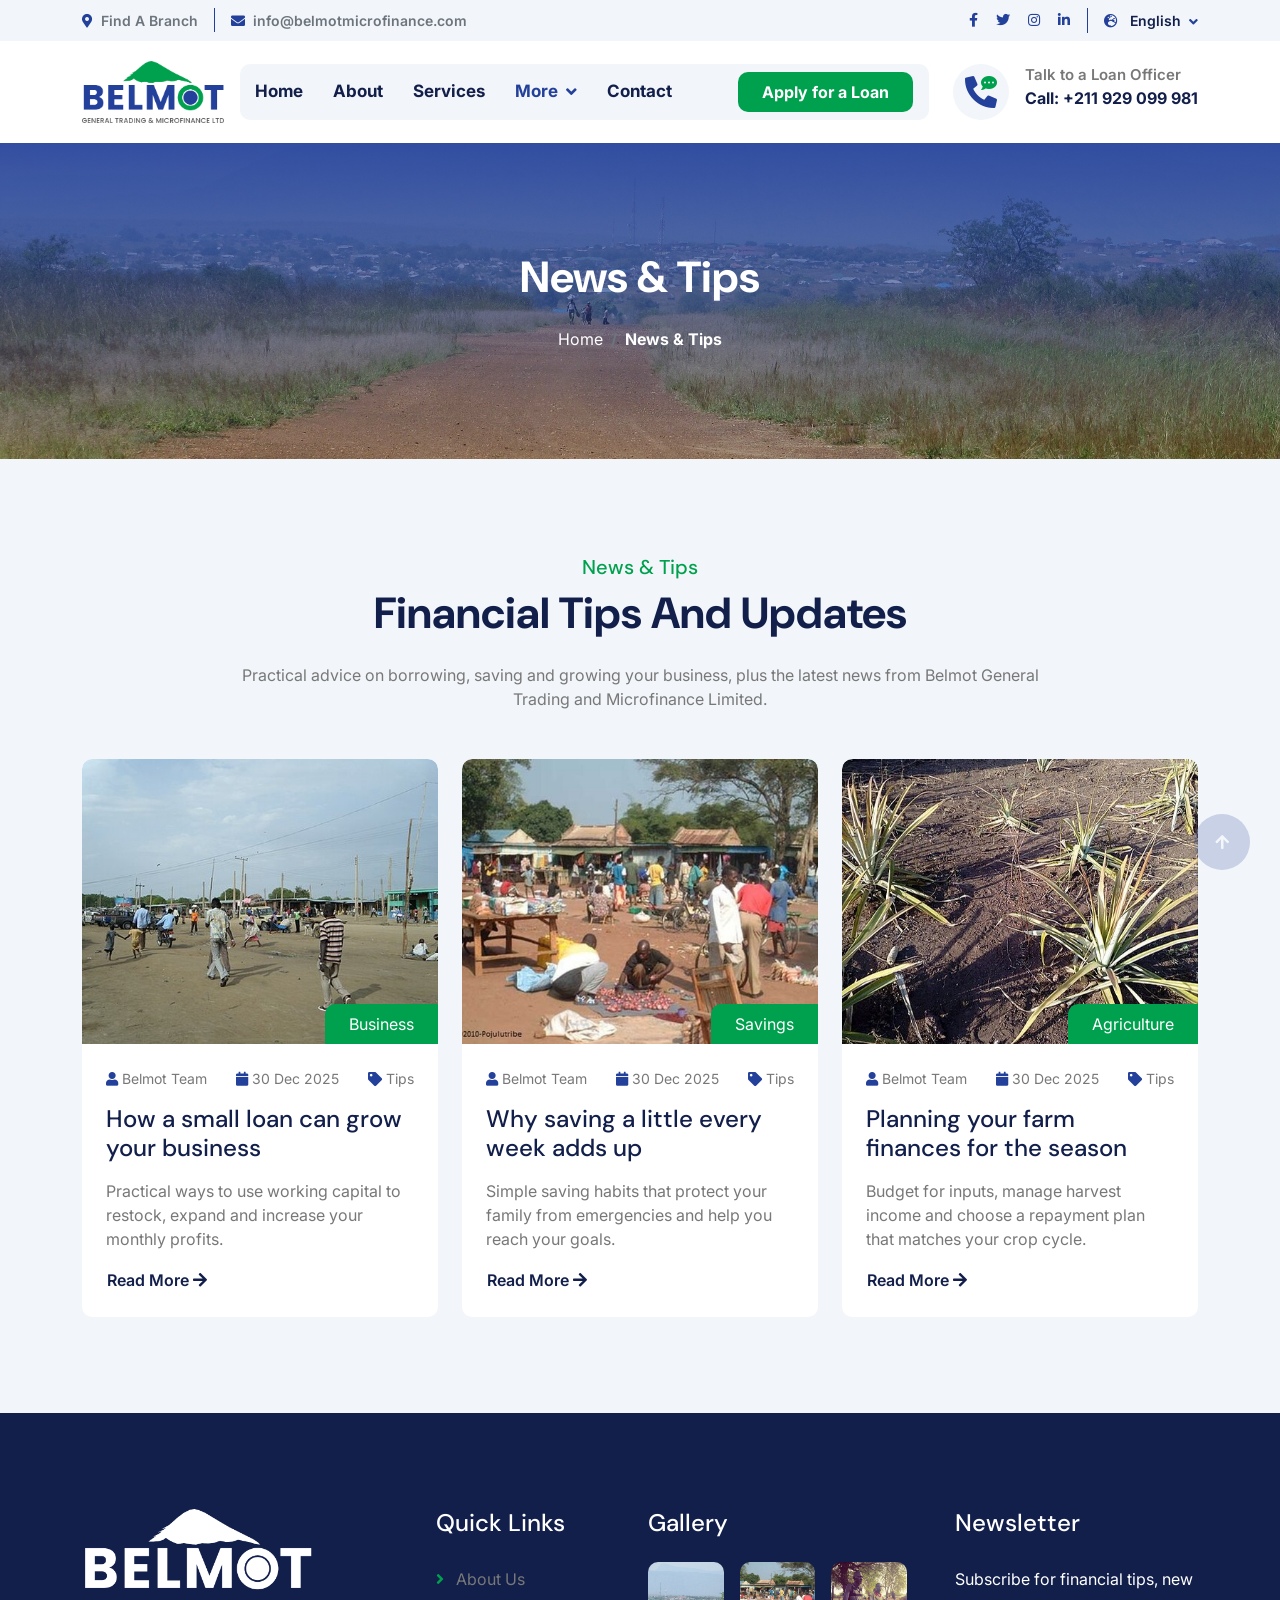
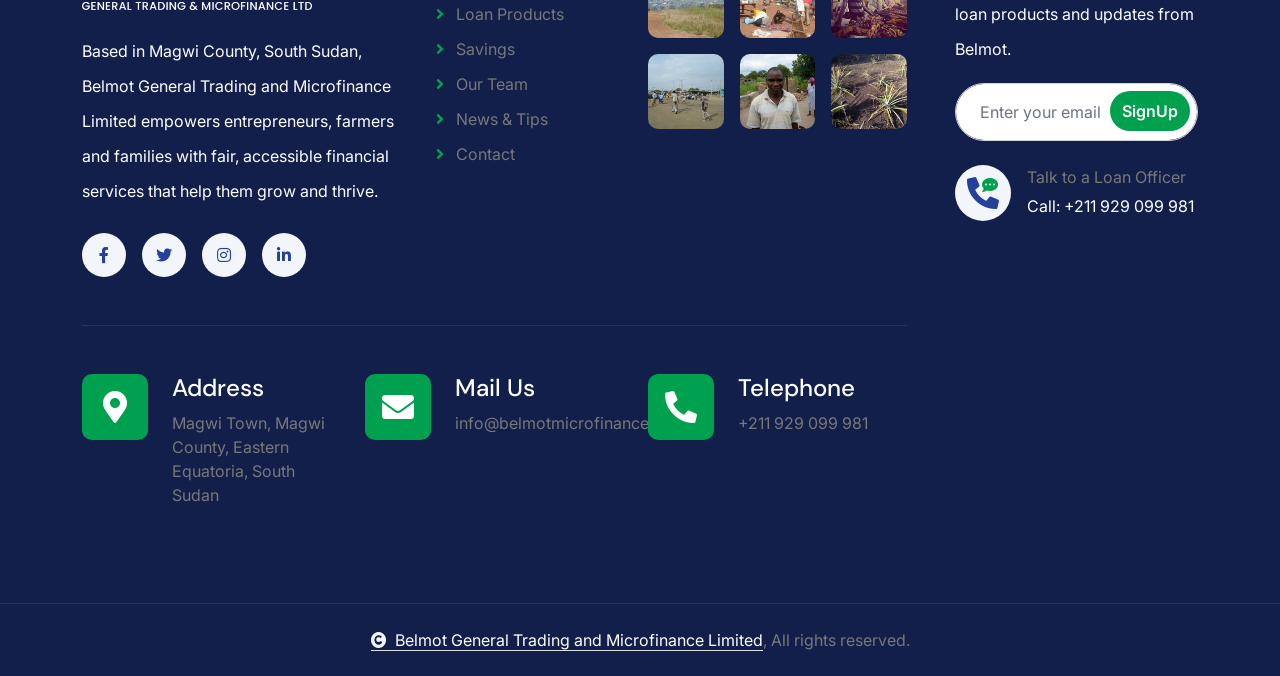
<file: blog.html>
<!DOCTYPE html>
<html lang="en">

    <head>
        <meta charset="utf-8">
        <title>Belmot General Trading and Microfinance Limited - News & Tips</title>
        <meta content="width=device-width, initial-scale=1.0" name="viewport">
        <link rel="icon" type="image/png" href="img/favicon.png">
        <link rel="apple-touch-icon" href="img/apple-touch-icon.png">
        <meta content="microfinance, Magwi County, South Sudan, Eastern Equatoria, small business loans, group loans, savings, agricultural loans, Belmot" name="keywords">
        <meta content="Belmot General Trading and Microfinance Limited provides affordable loans, savings and financial education to small businesses, farmers and families in Magwi County, South Sudan." name="description">

        <!-- Google Web Fonts -->
        <link rel="preconnect" href="https://fonts.googleapis.com">
        <link rel="preconnect" href="https://fonts.gstatic.com" crossorigin>
        <link href="https://fonts.googleapis.com/css2?family=DM+Sans:ital,opsz,wght@0,9..40,100..1000;1,9..40,100..1000&family=Inter:slnt,wght@-10..0,100..900&display=swap" rel="stylesheet">

        <!-- Icon Font Stylesheet -->
        <link rel="stylesheet" href="https://use.fontawesome.com/releases/v5.15.4/css/all.css"/>
        <link href="https://cdn.jsdelivr.net/npm/bootstrap-icons@1.4.1/font/bootstrap-icons.css" rel="stylesheet">

        <!-- Libraries Stylesheet -->
        <link rel="stylesheet" href="lib/animate/animate.min.css"/>
        <link href="lib/lightbox/css/lightbox.min.css" rel="stylesheet">
        <link href="lib/owlcarousel/assets/owl.carousel.min.css" rel="stylesheet">


        <!-- Customized Bootstrap Stylesheet -->
        <link href="css/bootstrap.min.css" rel="stylesheet">

        <!-- Template Stylesheet -->
        <link href="css/style.css" rel="stylesheet">
    </head>

    <body>

        <!-- Spinner Start -->
        <div id="spinner" class="show bg-white position-fixed translate-middle w-100 vh-100 top-50 start-50 d-flex align-items-center justify-content-center">
            <div class="spinner-border text-primary" style="width: 3rem; height: 3rem;" role="status">
                <span class="sr-only">Loading...</span>
            </div>
        </div>
        <!-- Spinner End -->

        <!-- Topbar Start -->
        <div class="container-fluid topbar px-0 px-lg-4 bg-light py-2 d-none d-lg-block">
            <div class="container">
                <div class="row gx-0 align-items-center">
                    <div class="col-lg-8 text-center text-lg-start mb-lg-0">
                        <div class="d-flex flex-wrap">
                            <div class="border-end border-primary pe-3">
                                <a href="contact.html" class="text-muted small"><i class="fas fa-map-marker-alt text-primary me-2"></i>Find A Branch</a>
                            </div>
                            <div class="ps-3">
                                <a href="mailto:info@belmotmicrofinance.com" class="text-muted small"><i class="fas fa-envelope text-primary me-2"></i>info@belmotmicrofinance.com</a>
                            </div>
                        </div>
                    </div>
                    <div class="col-lg-4 text-center text-lg-end">
                        <div class="d-flex justify-content-end">
                            <div class="d-flex border-end border-primary pe-3">
                                <a class="btn p-0 text-primary me-3" href="#"><i class="fab fa-facebook-f"></i></a>
                                <a class="btn p-0 text-primary me-3" href="#"><i class="fab fa-twitter"></i></a>
                                <a class="btn p-0 text-primary me-3" href="#"><i class="fab fa-instagram"></i></a>
                                <a class="btn p-0 text-primary me-0" href="#"><i class="fab fa-linkedin-in"></i></a>
                            </div>
                            <div class="dropdown ms-3">
                                <a href="#" class="dropdown-toggle text-dark" data-bs-toggle="dropdown"><small><i class="fas fa-globe-europe text-primary me-2"></i> English</small></a>
                                <div class="dropdown-menu rounded">
                                    <a href="#" class="dropdown-item">English</a>
                                    <a href="#" class="dropdown-item">Arabic</a>
                                </div>
                            </div>
                        </div>
                    </div>
                </div>
            </div>
        </div>
        <!-- Topbar End -->

        <!-- Navbar & Hero Start -->
        <div class="container-fluid nav-bar px-0 px-lg-4 py-lg-0">
            <div class="container">
                <nav class="navbar navbar-expand-lg navbar-light"> 
                    <a href="index.html" class="navbar-brand p-0">
                        <img src="img/logo.png" class="site-logo" alt="Belmot General Trading and Microfinance Limited">
                    </a>
                    <button class="navbar-toggler" type="button" data-bs-toggle="collapse" data-bs-target="#navbarCollapse">
                        <span class="fa fa-bars"></span>
                    </button>
                    <div class="collapse navbar-collapse" id="navbarCollapse">
                        <div class="navbar-nav mx-0 mx-lg-auto">
                            <a href="index.html" class="nav-item nav-link">Home</a>
                            <a href="about.html" class="nav-item nav-link">About</a>
                            <a href="service.html" class="nav-item nav-link">Services</a>
                            <div class="nav-item dropdown active">
                                <a href="#" class="nav-link" data-bs-toggle="dropdown">
                                    <span class="dropdown-toggle">More</span>
                                </a>
                                <div class="dropdown-menu">
                                    <a href="blog.html" class="dropdown-item active">News &amp; Tips</a>
                                    <a href="team.html" class="dropdown-item">Our Team</a>
                                </div>
                            </div>
                            <a href="contact.html" class="nav-item nav-link">Contact</a>
                            <div class="nav-btn px-3">
                                <a href="contact.html" class="btn btn-secondary py-2 px-4 ms-3 flex-shrink-0"> Apply for a Loan</a>
                            </div>
                        </div>
                    </div>
                    <div class="d-none d-xl-flex flex-shrink-0 ps-4">
                        <a href="tel:+211929099981" class="btn btn-light btn-lg-square rounded-circle position-relative wow tada" data-wow-delay=".9s">
                            <i class="fa fa-phone-alt fa-2x"></i>
                            <div class="position-absolute" style="top: 7px; right: 12px;">
                                <span><i class="fa fa-comment-dots text-secondary"></i></span>
                            </div>
                        </a>
                        <div class="d-flex flex-column ms-3">
                            <span>Talk to a Loan Officer</span>
                            <a href="tel:+211929099981"><span class="text-dark">Call: +211 929 099 981</span></a>
                        </div>
                    </div>
                </nav>
            </div>
        </div>
        <!-- Navbar & Hero End -->


        <!-- Header Start -->
        <div class="container-fluid bg-breadcrumb">
            <div class="container text-center py-5" style="max-width: 900px;">
                <h4 class="text-white display-4 mb-4 wow fadeInDown" data-wow-delay="0.1s">News &amp; Tips</h4>
                <ol class="breadcrumb d-flex justify-content-center mb-0 wow fadeInDown" data-wow-delay="0.3s">
                    <li class="breadcrumb-item"><a href="index.html">Home</a></li>
                    <li class="breadcrumb-item active text-white fw-bold">News &amp; Tips</li>
                </ol>    
            </div>
        </div>
        <!-- Header End -->


        <!-- Blog Start -->
        <div class="container-fluid blog bg-light py-5">
            <div class="container py-5">
                <div class="text-center mx-auto pb-5 wow fadeInUp" data-wow-delay="0.2s" style="max-width: 800px;">
                    <h4 class="text-secondary fs-5">News &amp; Tips</h4>
                    <h1 class="display-4 mb-4">Financial Tips And Updates</h1>
                    <p class="mb-0">Practical advice on borrowing, saving and growing your business, plus the latest news from Belmot General Trading and Microfinance Limited.
                    </p>
                </div>
                <div class="row g-4 justify-content-center">
                    <div class="col-lg-6 col-xl-4 wow fadeInUp" data-wow-delay="0.2s">
                        <div class="blog-item">
                            <div class="blog-img">
                                <img src="img/blog-business.jpg" class="img-fluid rounded-top w-100" alt="Busy market in Bor, South Sudan">
                                <div class="blog-categiry py-2 px-4">
                                    <span>Business</span>
                                </div>
                            </div>
                            <div class="blog-content p-4">
                                <div class="blog-comment d-flex justify-content-between mb-3">
                                    <div class="small"><span class="fa fa-user text-primary"></span> Belmot Team</div>
                                    <div class="small"><span class="fa fa-calendar text-primary"></span> 30 Dec 2025</div>
                                    <div class="small"><span class="fa fa-tag text-primary"></span> Tips</div>
                                </div>
                                <a href="blog.html" class="h4 d-inline-block mb-3">How a small loan can grow your business</a>
                                <p class="mb-3">Practical ways to use working capital to restock, expand and increase your monthly profits.</p>
                                <a href="blog.html" class="btn p-0">Read More  <i class="fa fa-arrow-right"></i></a>
                            </div>
                        </div>
                    </div>
                    <div class="col-lg-6 col-xl-4 wow fadeInUp" data-wow-delay="0.4s">
                        <div class="blog-item">
                            <div class="blog-img">
                                <img src="img/blog-savings.jpg" class="img-fluid rounded-top w-100" alt="Market in Lainya, South Sudan">
                                <div class="blog-categiry py-2 px-4">
                                    <span>Savings</span>
                                </div>
                            </div>
                            <div class="blog-content p-4">
                                <div class="blog-comment d-flex justify-content-between mb-3">
                                    <div class="small"><span class="fa fa-user text-primary"></span> Belmot Team</div>
                                    <div class="small"><span class="fa fa-calendar text-primary"></span> 30 Dec 2025</div>
                                    <div class="small"><span class="fa fa-tag text-primary"></span> Tips</div>
                                </div>
                                <a href="blog.html" class="h4 d-inline-block mb-3">Why saving a little every week adds up</a>
                                <p class="mb-3">Simple saving habits that protect your family from emergencies and help you reach your goals.</p>
                                <a href="blog.html" class="btn p-0">Read More  <i class="fa fa-arrow-right"></i></a>
                            </div>
                        </div>
                    </div>
                    <div class="col-lg-6 col-xl-4 wow fadeInUp" data-wow-delay="0.6s">
                        <div class="blog-item">
                            <div class="blog-img">
                                <img src="img/blog-farming.jpg" class="img-fluid rounded-top w-100" alt="Pineapple farm in Equatoria, South Sudan">
                                <div class="blog-categiry py-2 px-4">
                                    <span>Agriculture</span>
                                </div>
                            </div>
                            <div class="blog-content p-4">
                                <div class="blog-comment d-flex justify-content-between mb-3">
                                    <div class="small"><span class="fa fa-user text-primary"></span> Belmot Team</div>
                                    <div class="small"><span class="fa fa-calendar text-primary"></span> 30 Dec 2025</div>
                                    <div class="small"><span class="fa fa-tag text-primary"></span> Tips</div>
                                </div>
                                <a href="blog.html" class="h4 d-inline-block mb-3">Planning your farm finances for the season</a>
                                <p class="mb-3">Budget for inputs, manage harvest income and choose a repayment plan that matches your crop cycle.</p>
                                <a href="blog.html" class="btn p-0">Read More  <i class="fa fa-arrow-right"></i></a>
                            </div>
                        </div>
                    </div>
                </div>
            </div>
        </div>
        <!-- Blog End -->


        <!-- Footer Start -->
        <div class="container-fluid footer py-5 wow fadeIn" data-wow-delay="0.2s">
            <div class="container py-5">
                <div class="row g-5">
                    <div class="col-xl-9">
                        <div class="mb-5">
                            <div class="row g-4">
                                <div class="col-md-6 col-lg-6 col-xl-5">
                                    <div class="footer-item">
                                        <a href="index.html" class="p-0">
                                            <img src="img/logo-white.png" class="footer-logo mb-4" alt="Belmot General Trading and Microfinance Limited">
                                        </a>
                                        <p class="text-white mb-4">Based in Magwi County, South Sudan, Belmot General Trading and Microfinance Limited empowers entrepreneurs, farmers and families with fair, accessible financial services that help them grow and thrive.</p>
                                        <div class="footer-btn d-flex">
                                            <a class="btn btn-md-square rounded-circle me-3" href="#"><i class="fab fa-facebook-f"></i></a>
                                            <a class="btn btn-md-square rounded-circle me-3" href="#"><i class="fab fa-twitter"></i></a>
                                            <a class="btn btn-md-square rounded-circle me-3" href="#"><i class="fab fa-instagram"></i></a>
                                            <a class="btn btn-md-square rounded-circle me-0" href="#"><i class="fab fa-linkedin-in"></i></a>
                                        </div>
                                    </div>
                                </div>
                                <div class="col-md-6 col-lg-6 col-xl-3">
                                    <div class="footer-item">
                                        <h4 class="text-white mb-4">Quick Links</h4>
                                        <a href="about.html"><i class="fas fa-angle-right me-2"></i> About Us</a>
                                        <a href="service.html"><i class="fas fa-angle-right me-2"></i> Loan Products</a>
                                        <a href="service.html"><i class="fas fa-angle-right me-2"></i> Savings</a>
                                        <a href="team.html"><i class="fas fa-angle-right me-2"></i> Our Team</a>
                                        <a href="blog.html"><i class="fas fa-angle-right me-2"></i> News &amp; Tips</a>
                                        <a href="contact.html"><i class="fas fa-angle-right me-2"></i> Contact</a>
                                    </div>
                                </div>
                                <div class="col-md-6 col-lg-6 col-xl-4">
                                    <div class="footer-item">
                                        <h4 class="mb-4 text-white">Gallery</h4>
                                        <div class="row g-3">
                                            <div class="col-4">
                                                <div class="footer-instagram rounded">
                                                    <img src="img/gallery-1.jpg" class="img-fluid w-100" alt="Magwi, South Sudan">
                                                    <div class="footer-search-icon">
                                                        <a href="img/gallery-1.jpg" data-lightbox="gallery" data-title="Magwi, South Sudan" class="my-auto"><i class="fas fa-link text-white"></i></a>
                                                    </div>
                                                </div>
                                           </div>
                                           <div class="col-4">
                                                <div class="footer-instagram rounded">
                                                    <img src="img/gallery-2.jpg" class="img-fluid w-100" alt="Lainya market, South Sudan">
                                                    <div class="footer-search-icon">
                                                        <a href="img/gallery-2.jpg" data-lightbox="gallery" data-title="Lainya market, South Sudan" class="my-auto"><i class="fas fa-link text-white"></i></a>
                                                    </div>
                                                </div>
                                           </div>
                                            <div class="col-4">
                                                <div class="footer-instagram rounded">
                                                    <img src="img/gallery-3.jpg" class="img-fluid w-100" alt="Traders in Lankien, South Sudan">
                                                    <div class="footer-search-icon">
                                                        <a href="img/gallery-3.jpg" data-lightbox="gallery" data-title="Traders in Lankien, South Sudan" class="my-auto"><i class="fas fa-link text-white"></i></a>
                                                    </div>
                                                </div>
                                           </div>
                                            <div class="col-4">
                                                <div class="footer-instagram rounded">
                                                    <img src="img/gallery-4.jpg" class="img-fluid w-100" alt="Merol Market, Bor, South Sudan">
                                                    <div class="footer-search-icon">
                                                        <a href="img/gallery-4.jpg" data-lightbox="gallery" data-title="Merol Market, Bor, South Sudan" class="my-auto"><i class="fas fa-link text-white"></i></a>
                                                    </div>
                                                </div>
                                           </div>
                                            <div class="col-4">
                                                <div class="footer-instagram rounded">
                                                    <img src="img/gallery-5.jpg" class="img-fluid w-100" alt="Microfinance client">
                                                    <div class="footer-search-icon">
                                                        <a href="img/gallery-5.jpg" data-lightbox="gallery" data-title="Microfinance client" class="my-auto"><i class="fas fa-link text-white"></i></a>
                                                    </div>
                                                </div>
                                           </div>
                                           <div class="col-4">
                                                <div class="footer-instagram rounded">
                                                    <img src="img/gallery-6.jpg" class="img-fluid w-100" alt="Pineapple farm, Western Equatoria">
                                                    <div class="footer-search-icon">
                                                        <a href="img/gallery-6.jpg" data-lightbox="gallery" data-title="Pineapple farm, Western Equatoria" class="my-auto"><i class="fas fa-link text-white"></i></a>
                                                    </div>
                                                </div>
                                            </div>
                                        </div>
                                    </div>
                                </div>
                            </div>
                        </div>
                        <div class="pt-5" style="border-top: 1px solid rgba(255, 255, 255, 0.08);">
                            <div class="row g-0">
                                <div class="col-12">
                                    <div class="row g-4">
                                        <div class="col-lg-6 col-xl-4">
                                            <div class="d-flex">
                                                <div class="btn-xl-square bg-primary text-white rounded p-4 me-4">
                                                    <i class="fas fa-map-marker-alt fa-2x"></i>
                                                </div>
                                                <div>
                                                    <h4 class="text-white">Address</h4>
                                                    <p class="mb-0">Magwi Town, Magwi County, Eastern Equatoria, South Sudan</p>
                                                </div>
                                            </div>
                                        </div>
                                        <div class="col-lg-6 col-xl-4">
                                            <div class="d-flex">
                                                <div class="btn-xl-square bg-primary text-white rounded p-4 me-4">
                                                    <i class="fas fa-envelope fa-2x"></i>
                                                </div>
                                                <div>
                                                    <h4 class="text-white">Mail Us</h4>
                                                    <p class="mb-0">info@belmotmicrofinance.com</p>
                                                </div>
                                            </div>
                                        </div>
                                        <div class="col-lg-6 col-xl-4">
                                            <div class="d-flex">
                                                <div class="btn-xl-square bg-primary text-white rounded p-4 me-4">
                                                    <i class="fa fa-phone-alt fa-2x"></i>
                                                </div>
                                                <div>
                                                    <h4 class="text-white">Telephone</h4>
                                                    <p class="mb-0">+211 929 099 981</p>
                                                </div>
                                            </div>
                                        </div>
                                    </div>
                                </div>
                            </div>
                        </div>
                    </div>
                    
                    <div class="col-xl-3">
                        <div class="footer-item">
                            <h4 class="text-white mb-4">Newsletter</h4>
                            <p class="text-white mb-3">Subscribe for financial tips, new loan products and updates from Belmot.</p>
                            <div class="position-relative rounded-pill mb-4">
                                <input class="form-control rounded-pill w-100 py-3 ps-4 pe-5" type="text" placeholder="Enter your email">
                                <button type="button" class="btn btn-secondary rounded-pill position-absolute top-0 end-0 py-2 mt-2 me-2">SignUp</button>
                            </div>
                            <div class="d-flex flex-shrink-0">
                                <div class="footer-btn">
                                    <a href="tel:+211929099981" class="btn btn-lg-square rounded-circle position-relative wow tada" data-wow-delay=".9s">
                                        <i class="fa fa-phone-alt fa-2x"></i>
                                        <div class="position-absolute" style="top: 2px; right: 12px;">
                                            <span><i class="fa fa-comment-dots text-secondary"></i></span>
                                        </div>
                                    </a>
                                </div>
                                <div class="d-flex flex-column ms-3 flex-shrink-0">
                                    <span>Talk to a Loan Officer</span>
                                    <a href="tel:+211929099981"><span class="text-white">Call: +211 929 099 981</span></a>
                                </div>
                            </div>
                        </div>
                    </div>
                </div>
            </div>
        </div>
        <!-- Footer End -->
        
        <!-- Copyright Start -->
        <div class="container-fluid copyright py-4">
            <div class="container">
                <div class="row g-4 align-items-center">
                    <div class="col-12 text-center mb-0">
                        <span class="text-body"><a href="index.html" class="border-bottom text-white"><i class="fas fa-copyright text-light me-2"></i>Belmot General Trading and Microfinance Limited</a>, All rights reserved.</span>
                    </div>
                </div>
            </div>
        </div>
        <!-- Copyright End -->


        <!-- Back to Top -->
        <a href="#" class="btn btn-primary btn-lg-square rounded-circle back-to-top"><i class="fa fa-arrow-up"></i></a>   

        
        <!-- JavaScript Libraries -->
        <script src="https://ajax.googleapis.com/ajax/libs/jquery/3.6.4/jquery.min.js"></script>
        <script src="https://cdn.jsdelivr.net/npm/bootstrap@5.0.0/dist/js/bootstrap.bundle.min.js"></script>
        <script src="lib/wow/wow.min.js"></script>
        <script src="lib/easing/easing.min.js"></script>
        <script src="lib/waypoints/waypoints.min.js"></script>
        <script src="lib/counterup/counterup.min.js"></script>
        <script src="lib/lightbox/js/lightbox.min.js"></script>
        <script src="lib/owlcarousel/owl.carousel.min.js"></script>
        

        <!-- Template Javascript -->
        <script src="js/main.js"></script>
    </body>

</html>
</file>
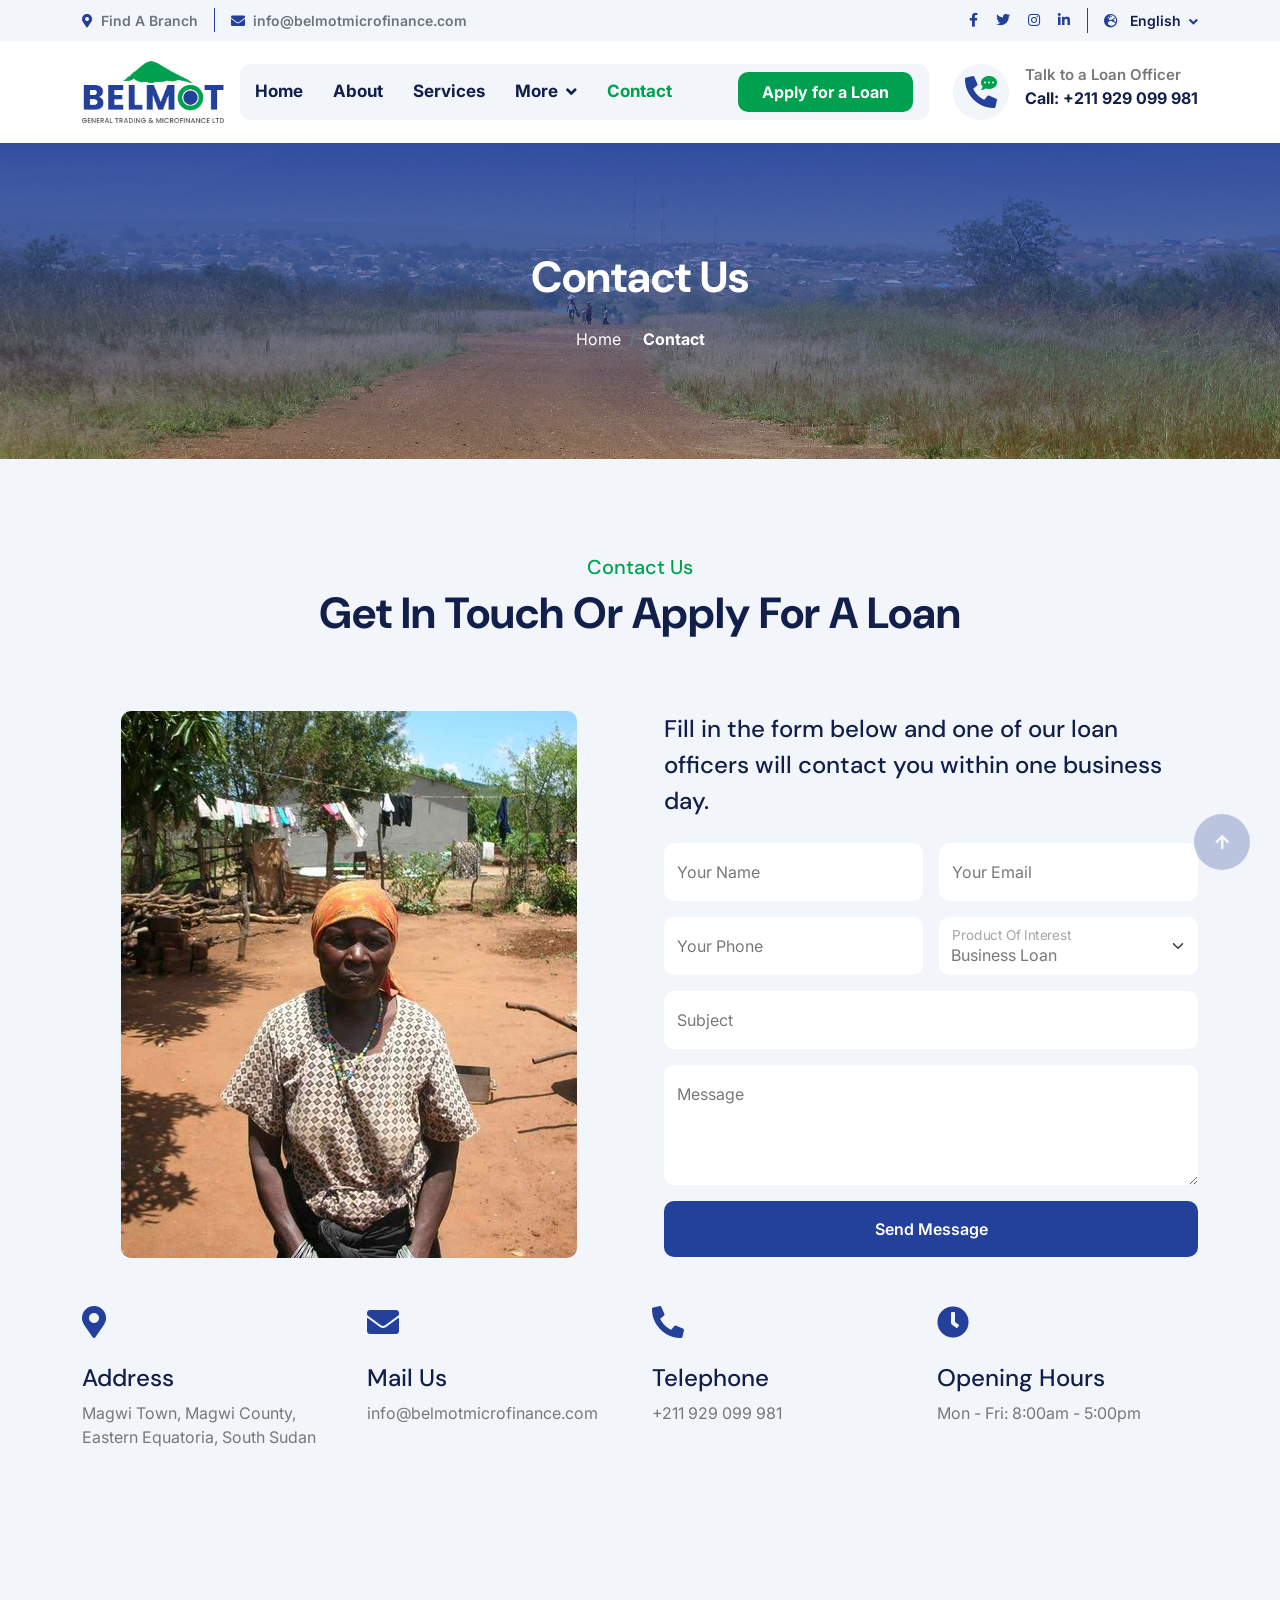
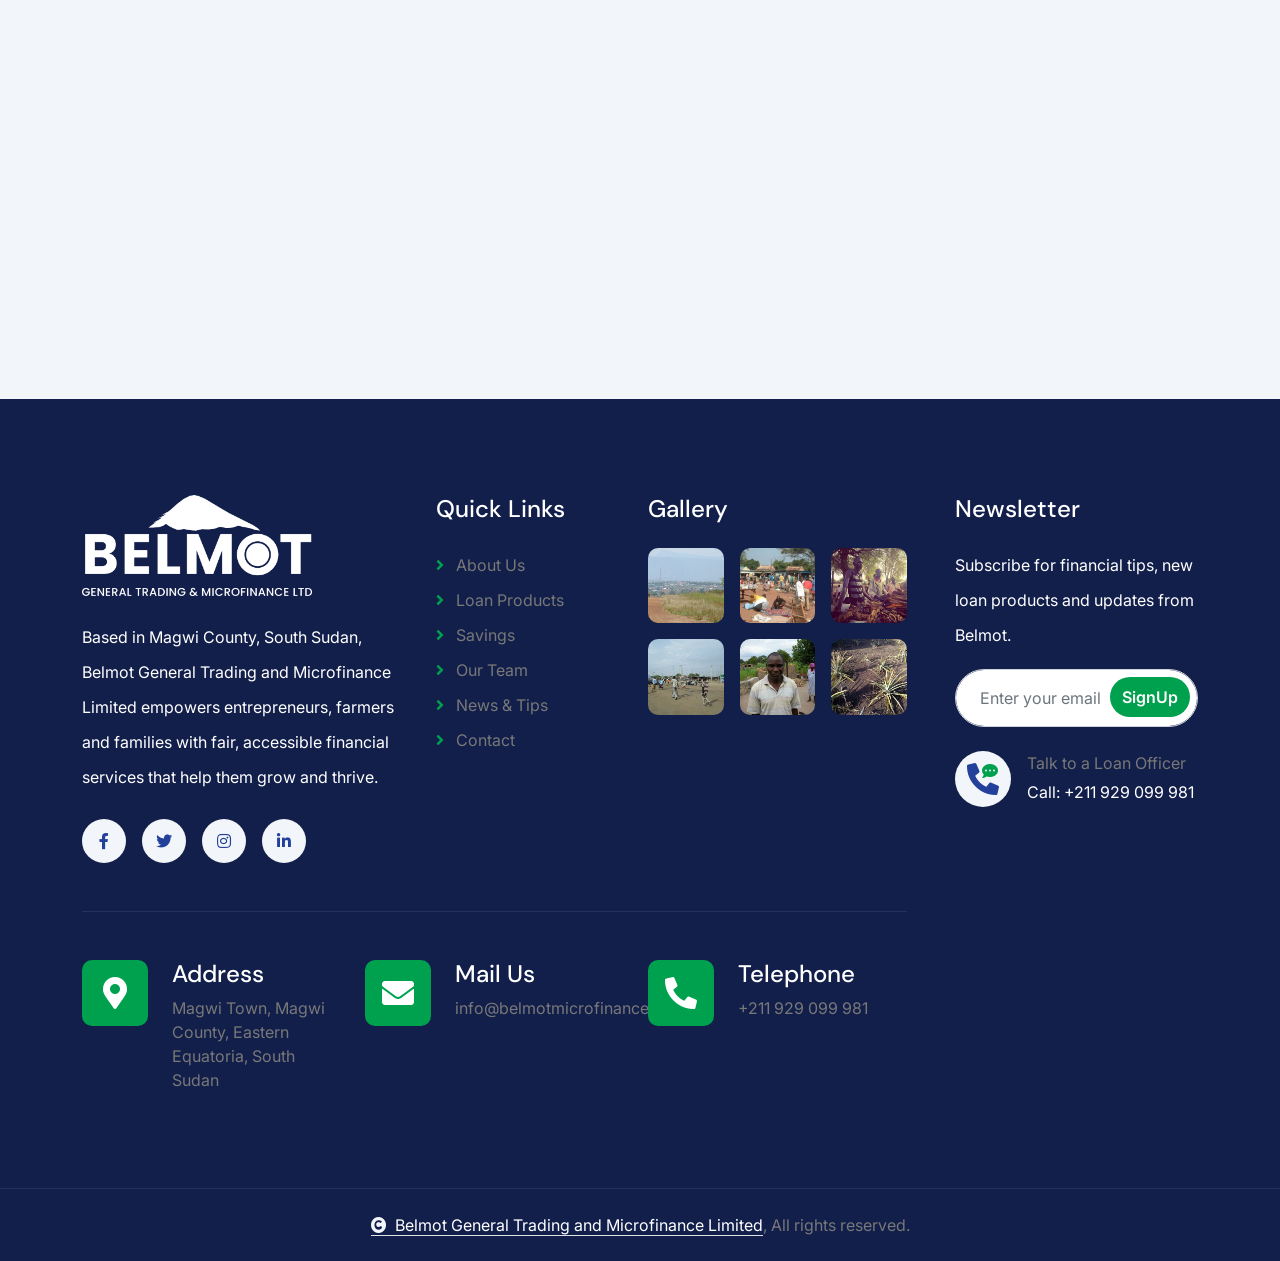
<file: contact.html>
<!DOCTYPE html>
<html lang="en">

    <head>
        <meta charset="utf-8">
        <title>Belmot General Trading and Microfinance Limited - Contact Us</title>
        <meta content="width=device-width, initial-scale=1.0" name="viewport">
        <link rel="icon" type="image/png" href="img/favicon.png">
        <link rel="apple-touch-icon" href="img/apple-touch-icon.png">
        <meta content="microfinance, Magwi County, South Sudan, Eastern Equatoria, small business loans, group loans, savings, agricultural loans, Belmot" name="keywords">
        <meta content="Belmot General Trading and Microfinance Limited provides affordable loans, savings and financial education to small businesses, farmers and families in Magwi County, South Sudan." name="description">

        <!-- Google Web Fonts -->
        <link rel="preconnect" href="https://fonts.googleapis.com">
        <link rel="preconnect" href="https://fonts.gstatic.com" crossorigin>
        <link href="https://fonts.googleapis.com/css2?family=DM+Sans:ital,opsz,wght@0,9..40,100..1000;1,9..40,100..1000&family=Inter:slnt,wght@-10..0,100..900&display=swap" rel="stylesheet">

        <!-- Icon Font Stylesheet -->
        <link rel="stylesheet" href="https://use.fontawesome.com/releases/v5.15.4/css/all.css"/>
        <link href="https://cdn.jsdelivr.net/npm/bootstrap-icons@1.4.1/font/bootstrap-icons.css" rel="stylesheet">

        <!-- Libraries Stylesheet -->
        <link rel="stylesheet" href="lib/animate/animate.min.css"/>
        <link href="lib/lightbox/css/lightbox.min.css" rel="stylesheet">
        <link href="lib/owlcarousel/assets/owl.carousel.min.css" rel="stylesheet">


        <!-- Customized Bootstrap Stylesheet -->
        <link href="css/bootstrap.min.css" rel="stylesheet">

        <!-- Template Stylesheet -->
        <link href="css/style.css" rel="stylesheet">
    </head>

    <body>

        <!-- Spinner Start -->
        <div id="spinner" class="show bg-white position-fixed translate-middle w-100 vh-100 top-50 start-50 d-flex align-items-center justify-content-center">
            <div class="spinner-border text-primary" style="width: 3rem; height: 3rem;" role="status">
                <span class="sr-only">Loading...</span>
            </div>
        </div>
        <!-- Spinner End -->

        <!-- Topbar Start -->
        <div class="container-fluid topbar px-0 px-lg-4 bg-light py-2 d-none d-lg-block">
            <div class="container">
                <div class="row gx-0 align-items-center">
                    <div class="col-lg-8 text-center text-lg-start mb-lg-0">
                        <div class="d-flex flex-wrap">
                            <div class="border-end border-primary pe-3">
                                <a href="contact.html" class="text-muted small"><i class="fas fa-map-marker-alt text-primary me-2"></i>Find A Branch</a>
                            </div>
                            <div class="ps-3">
                                <a href="mailto:info@belmotmicrofinance.com" class="text-muted small"><i class="fas fa-envelope text-primary me-2"></i>info@belmotmicrofinance.com</a>
                            </div>
                        </div>
                    </div>
                    <div class="col-lg-4 text-center text-lg-end">
                        <div class="d-flex justify-content-end">
                            <div class="d-flex border-end border-primary pe-3">
                                <a class="btn p-0 text-primary me-3" href="#"><i class="fab fa-facebook-f"></i></a>
                                <a class="btn p-0 text-primary me-3" href="#"><i class="fab fa-twitter"></i></a>
                                <a class="btn p-0 text-primary me-3" href="#"><i class="fab fa-instagram"></i></a>
                                <a class="btn p-0 text-primary me-0" href="#"><i class="fab fa-linkedin-in"></i></a>
                            </div>
                            <div class="dropdown ms-3">
                                <a href="#" class="dropdown-toggle text-dark" data-bs-toggle="dropdown"><small><i class="fas fa-globe-europe text-primary me-2"></i> English</small></a>
                                <div class="dropdown-menu rounded">
                                    <a href="#" class="dropdown-item">English</a>
                                    <a href="#" class="dropdown-item">Arabic</a>
                                </div>
                            </div>
                        </div>
                    </div>
                </div>
            </div>
        </div>
        <!-- Topbar End -->

        <!-- Navbar & Hero Start -->
        <div class="container-fluid nav-bar px-0 px-lg-4 py-lg-0">
            <div class="container">
                <nav class="navbar navbar-expand-lg navbar-light"> 
                    <a href="index.html" class="navbar-brand p-0">
                        <img src="img/logo.png" class="site-logo" alt="Belmot General Trading and Microfinance Limited">
                    </a>
                    <button class="navbar-toggler" type="button" data-bs-toggle="collapse" data-bs-target="#navbarCollapse">
                        <span class="fa fa-bars"></span>
                    </button>
                    <div class="collapse navbar-collapse" id="navbarCollapse">
                        <div class="navbar-nav mx-0 mx-lg-auto">
                            <a href="index.html" class="nav-item nav-link">Home</a>
                            <a href="about.html" class="nav-item nav-link">About</a>
                            <a href="service.html" class="nav-item nav-link">Services</a>
                            <div class="nav-item dropdown">
                                <a href="#" class="nav-link" data-bs-toggle="dropdown">
                                    <span class="dropdown-toggle">More</span>
                                </a>
                                <div class="dropdown-menu">
                                    <a href="blog.html" class="dropdown-item">News &amp; Tips</a>
                                    <a href="team.html" class="dropdown-item">Our Team</a>
                                </div>
                            </div>
                            <a href="contact.html" class="nav-item nav-link active">Contact</a>
                            <div class="nav-btn px-3">
                                <a href="contact.html" class="btn btn-secondary py-2 px-4 ms-3 flex-shrink-0"> Apply for a Loan</a>
                            </div>
                        </div>
                    </div>
                    <div class="d-none d-xl-flex flex-shrink-0 ps-4">
                        <a href="tel:+211929099981" class="btn btn-light btn-lg-square rounded-circle position-relative wow tada" data-wow-delay=".9s">
                            <i class="fa fa-phone-alt fa-2x"></i>
                            <div class="position-absolute" style="top: 7px; right: 12px;">
                                <span><i class="fa fa-comment-dots text-secondary"></i></span>
                            </div>
                        </a>
                        <div class="d-flex flex-column ms-3">
                            <span>Talk to a Loan Officer</span>
                            <a href="tel:+211929099981"><span class="text-dark">Call: +211 929 099 981</span></a>
                        </div>
                    </div>
                </nav>
            </div>
        </div>
        <!-- Navbar & Hero End -->


        <!-- Header Start -->
        <div class="container-fluid bg-breadcrumb">
            <div class="container text-center py-5" style="max-width: 900px;">
                <h4 class="text-white display-4 mb-4 wow fadeInDown" data-wow-delay="0.1s">Contact Us</h4>
                <ol class="breadcrumb d-flex justify-content-center mb-0 wow fadeInDown" data-wow-delay="0.3s">
                    <li class="breadcrumb-item"><a href="index.html">Home</a></li>
                    <li class="breadcrumb-item active text-white fw-bold">Contact</li>
                </ol>    
            </div>
        </div>
        <!-- Header End -->


        <!-- Contact Start -->
        <div class="container-fluid contact bg-light py-5">
            <div class="container py-5">
                <div class="text-center mx-auto pb-5 wow fadeInUp" data-wow-delay="0.2s" style="max-width: 800px;">
                    <h4 class="text-secondary fs-5">Contact Us</h4>
                    <h1 class="display-4 mb-4">Get In Touch Or Apply For A Loan</h1>
                </div>
                <div class="row g-5">
                    <div class="col-xl-6 wow fadeInLeft" data-wow-delay="0.2s">
                        <div class="contact-img d-flex justify-content-center" >
                            <div class="contact-img-inner">
                                <img src="img/contact-img.jpg" class="img-fluid w-100 rounded" alt="Microfinance client in front of her home">
                            </div>
                        </div>
                    </div>
                    <div class="col-xl-6 wow fadeInRight" data-wow-delay="0.4s">
                        <div>
                            <h4 class="lh-base mb-4">Fill in the form below and one of our loan officers will contact you within one business day.</h4>
                            <form>
                                <div class="row g-3">
                                    <div class="col-lg-12 col-xl-6">
                                        <div class="form-floating">
                                            <input type="text" class="form-control border-0" id="name" placeholder="Your Name">
                                            <label for="name">Your Name</label>
                                        </div>
                                    </div>
                                    <div class="col-lg-12 col-xl-6">
                                        <div class="form-floating">
                                            <input type="email" class="form-control border-0" id="email" placeholder="Your Email">
                                            <label for="email">Your Email</label>
                                        </div>
                                    </div>
                                    <div class="col-lg-12 col-xl-6">
                                        <div class="form-floating">
                                            <input type="tel" class="form-control border-0" id="phone" placeholder="Phone">
                                            <label for="phone">Your Phone</label>
                                        </div>
                                    </div>
                                    <div class="col-lg-12 col-xl-6">
                                        <div class="form-floating">
                                            <select class="form-select border-0" id="project">
                                                <option>Business Loan</option>
                                                <option>Group Loan</option>
                                                <option>Agricultural Loan</option>
                                                <option>Savings Account</option>
                                                <option>General Enquiry</option>
                                            </select>
                                            <label for="project">Product Of Interest</label>
                                        </div>
                                    </div>
                                    <div class="col-12">
                                        <div class="form-floating">
                                            <input type="text" class="form-control border-0" id="subject" placeholder="Subject">
                                            <label for="subject">Subject</label>
                                        </div>
                                    </div>
                                    <div class="col-12">
                                        <div class="form-floating">
                                            <textarea class="form-control border-0" placeholder="Leave a message here" id="message" style="height: 120px"></textarea>
                                            <label for="message">Message</label>
                                        </div>

                                    </div>
                                    <div class="col-12">
                                        <button class="btn btn-primary w-100 py-3">Send Message</button>
                                    </div>
                                </div>
                            </form>
                        </div>
                    </div>
                    <div class="col-12">
                        <div>
                            <div class="row g-4">
                                <div class="col-md-6 col-lg-3 wow fadeInUp" data-wow-delay="0.2s">
                                    <div class="contact-add-item">
                                        <div class="contact-icon text-primary mb-4">
                                            <i class="fas fa-map-marker-alt fa-2x"></i>
                                        </div>
                                        <div>
                                            <h4>Address</h4>
                                            <p class="mb-0">Magwi Town, Magwi County, Eastern Equatoria, South Sudan</p>
                                        </div>
                                    </div>
                                </div>
                                <div class="col-md-6 col-lg-3 wow fadeInUp" data-wow-delay="0.4s">
                                    <div class="contact-add-item">
                                        <div class="contact-icon text-primary mb-4">
                                            <i class="fas fa-envelope fa-2x"></i>
                                        </div>
                                        <div>
                                            <h4>Mail Us</h4>
                                            <p class="mb-0">info@belmotmicrofinance.com</p>
                                        </div>
                                    </div>
                                </div>
                                <div class="col-md-6 col-lg-3 wow fadeInUp" data-wow-delay="0.6s">
                                    <div class="contact-add-item">
                                        <div class="contact-icon text-primary mb-4">
                                            <i class="fa fa-phone-alt fa-2x"></i>
                                        </div>
                                        <div>
                                            <h4>Telephone</h4>
                                            <p class="mb-0">+211 929 099 981</p>
                                        </div>
                                    </div>
                                </div>
                                <div class="col-md-6 col-lg-3 wow fadeInUp" data-wow-delay="0.8s">
                                    <div class="contact-add-item">
                                        <div class="contact-icon text-primary mb-4">
                                            <i class="fas fa-clock fa-2x"></i>
                                        </div>
                                        <div>
                                            <h4>Opening Hours</h4>
                                            <p class="mb-0">Mon - Fri: 8:00am - 5:00pm</p>
                                        </div>
                                    </div>
                                </div>
                            </div>
                        </div>
                    </div>
                    <div class="col-12 wow fadeInUp" data-wow-delay="0.2s">
                        <div class="rounded">
                            <iframe class="rounded w-100" 
                            style="height: 400px;" <!-- TODO: once the office is pinned on Google Maps, replace with its embed link (Share > Embed a map) -->
                            src="https://maps.google.com/maps?q=Magwi%2C%20South%20Sudan&z=13&output=embed" 
                            loading="lazy" referrerpolicy="no-referrer-when-downgrade"></iframe>
                        </div>
                    </div>
                </div>
            </div>
        </div>
        <!-- Contact End -->


        <!-- Footer Start -->
        <div class="container-fluid footer py-5 wow fadeIn" data-wow-delay="0.2s">
            <div class="container py-5">
                <div class="row g-5">
                    <div class="col-xl-9">
                        <div class="mb-5">
                            <div class="row g-4">
                                <div class="col-md-6 col-lg-6 col-xl-5">
                                    <div class="footer-item">
                                        <a href="index.html" class="p-0">
                                            <img src="img/logo-white.png" class="footer-logo mb-4" alt="Belmot General Trading and Microfinance Limited">
                                        </a>
                                        <p class="text-white mb-4">Based in Magwi County, South Sudan, Belmot General Trading and Microfinance Limited empowers entrepreneurs, farmers and families with fair, accessible financial services that help them grow and thrive.</p>
                                        <div class="footer-btn d-flex">
                                            <a class="btn btn-md-square rounded-circle me-3" href="#"><i class="fab fa-facebook-f"></i></a>
                                            <a class="btn btn-md-square rounded-circle me-3" href="#"><i class="fab fa-twitter"></i></a>
                                            <a class="btn btn-md-square rounded-circle me-3" href="#"><i class="fab fa-instagram"></i></a>
                                            <a class="btn btn-md-square rounded-circle me-0" href="#"><i class="fab fa-linkedin-in"></i></a>
                                        </div>
                                    </div>
                                </div>
                                <div class="col-md-6 col-lg-6 col-xl-3">
                                    <div class="footer-item">
                                        <h4 class="text-white mb-4">Quick Links</h4>
                                        <a href="about.html"><i class="fas fa-angle-right me-2"></i> About Us</a>
                                        <a href="service.html"><i class="fas fa-angle-right me-2"></i> Loan Products</a>
                                        <a href="service.html"><i class="fas fa-angle-right me-2"></i> Savings</a>
                                        <a href="team.html"><i class="fas fa-angle-right me-2"></i> Our Team</a>
                                        <a href="blog.html"><i class="fas fa-angle-right me-2"></i> News &amp; Tips</a>
                                        <a href="contact.html"><i class="fas fa-angle-right me-2"></i> Contact</a>
                                    </div>
                                </div>
                                <div class="col-md-6 col-lg-6 col-xl-4">
                                    <div class="footer-item">
                                        <h4 class="mb-4 text-white">Gallery</h4>
                                        <div class="row g-3">
                                            <div class="col-4">
                                                <div class="footer-instagram rounded">
                                                    <img src="img/gallery-1.jpg" class="img-fluid w-100" alt="Magwi, South Sudan">
                                                    <div class="footer-search-icon">
                                                        <a href="img/gallery-1.jpg" data-lightbox="gallery" data-title="Magwi, South Sudan" class="my-auto"><i class="fas fa-link text-white"></i></a>
                                                    </div>
                                                </div>
                                           </div>
                                           <div class="col-4">
                                                <div class="footer-instagram rounded">
                                                    <img src="img/gallery-2.jpg" class="img-fluid w-100" alt="Lainya market, South Sudan">
                                                    <div class="footer-search-icon">
                                                        <a href="img/gallery-2.jpg" data-lightbox="gallery" data-title="Lainya market, South Sudan" class="my-auto"><i class="fas fa-link text-white"></i></a>
                                                    </div>
                                                </div>
                                           </div>
                                            <div class="col-4">
                                                <div class="footer-instagram rounded">
                                                    <img src="img/gallery-3.jpg" class="img-fluid w-100" alt="Traders in Lankien, South Sudan">
                                                    <div class="footer-search-icon">
                                                        <a href="img/gallery-3.jpg" data-lightbox="gallery" data-title="Traders in Lankien, South Sudan" class="my-auto"><i class="fas fa-link text-white"></i></a>
                                                    </div>
                                                </div>
                                           </div>
                                            <div class="col-4">
                                                <div class="footer-instagram rounded">
                                                    <img src="img/gallery-4.jpg" class="img-fluid w-100" alt="Merol Market, Bor, South Sudan">
                                                    <div class="footer-search-icon">
                                                        <a href="img/gallery-4.jpg" data-lightbox="gallery" data-title="Merol Market, Bor, South Sudan" class="my-auto"><i class="fas fa-link text-white"></i></a>
                                                    </div>
                                                </div>
                                           </div>
                                            <div class="col-4">
                                                <div class="footer-instagram rounded">
                                                    <img src="img/gallery-5.jpg" class="img-fluid w-100" alt="Microfinance client">
                                                    <div class="footer-search-icon">
                                                        <a href="img/gallery-5.jpg" data-lightbox="gallery" data-title="Microfinance client" class="my-auto"><i class="fas fa-link text-white"></i></a>
                                                    </div>
                                                </div>
                                           </div>
                                           <div class="col-4">
                                                <div class="footer-instagram rounded">
                                                    <img src="img/gallery-6.jpg" class="img-fluid w-100" alt="Pineapple farm, Western Equatoria">
                                                    <div class="footer-search-icon">
                                                        <a href="img/gallery-6.jpg" data-lightbox="gallery" data-title="Pineapple farm, Western Equatoria" class="my-auto"><i class="fas fa-link text-white"></i></a>
                                                    </div>
                                                </div>
                                            </div>
                                        </div>
                                    </div>
                                </div>
                            </div>
                        </div>
                        <div class="pt-5" style="border-top: 1px solid rgba(255, 255, 255, 0.08);">
                            <div class="row g-0">
                                <div class="col-12">
                                    <div class="row g-4">
                                        <div class="col-lg-6 col-xl-4">
                                            <div class="d-flex">
                                                <div class="btn-xl-square bg-primary text-white rounded p-4 me-4">
                                                    <i class="fas fa-map-marker-alt fa-2x"></i>
                                                </div>
                                                <div>
                                                    <h4 class="text-white">Address</h4>
                                                    <p class="mb-0">Magwi Town, Magwi County, Eastern Equatoria, South Sudan</p>
                                                </div>
                                            </div>
                                        </div>
                                        <div class="col-lg-6 col-xl-4">
                                            <div class="d-flex">
                                                <div class="btn-xl-square bg-primary text-white rounded p-4 me-4">
                                                    <i class="fas fa-envelope fa-2x"></i>
                                                </div>
                                                <div>
                                                    <h4 class="text-white">Mail Us</h4>
                                                    <p class="mb-0">info@belmotmicrofinance.com</p>
                                                </div>
                                            </div>
                                        </div>
                                        <div class="col-lg-6 col-xl-4">
                                            <div class="d-flex">
                                                <div class="btn-xl-square bg-primary text-white rounded p-4 me-4">
                                                    <i class="fa fa-phone-alt fa-2x"></i>
                                                </div>
                                                <div>
                                                    <h4 class="text-white">Telephone</h4>
                                                    <p class="mb-0">+211 929 099 981</p>
                                                </div>
                                            </div>
                                        </div>
                                    </div>
                                </div>
                            </div>
                        </div>
                    </div>
                    
                    <div class="col-xl-3">
                        <div class="footer-item">
                            <h4 class="text-white mb-4">Newsletter</h4>
                            <p class="text-white mb-3">Subscribe for financial tips, new loan products and updates from Belmot.</p>
                            <div class="position-relative rounded-pill mb-4">
                                <input class="form-control rounded-pill w-100 py-3 ps-4 pe-5" type="text" placeholder="Enter your email">
                                <button type="button" class="btn btn-secondary rounded-pill position-absolute top-0 end-0 py-2 mt-2 me-2">SignUp</button>
                            </div>
                            <div class="d-flex flex-shrink-0">
                                <div class="footer-btn">
                                    <a href="tel:+211929099981" class="btn btn-lg-square rounded-circle position-relative wow tada" data-wow-delay=".9s">
                                        <i class="fa fa-phone-alt fa-2x"></i>
                                        <div class="position-absolute" style="top: 2px; right: 12px;">
                                            <span><i class="fa fa-comment-dots text-secondary"></i></span>
                                        </div>
                                    </a>
                                </div>
                                <div class="d-flex flex-column ms-3 flex-shrink-0">
                                    <span>Talk to a Loan Officer</span>
                                    <a href="tel:+211929099981"><span class="text-white">Call: +211 929 099 981</span></a>
                                </div>
                            </div>
                        </div>
                    </div>
                </div>
            </div>
        </div>
        <!-- Footer End -->
        
        <!-- Copyright Start -->
        <div class="container-fluid copyright py-4">
            <div class="container">
                <div class="row g-4 align-items-center">
                    <div class="col-12 text-center mb-0">
                        <span class="text-body"><a href="index.html" class="border-bottom text-white"><i class="fas fa-copyright text-light me-2"></i>Belmot General Trading and Microfinance Limited</a>, All rights reserved.</span>
                    </div>
                </div>
            </div>
        </div>
        <!-- Copyright End -->


        <!-- Back to Top -->
        <a href="#" class="btn btn-primary btn-lg-square rounded-circle back-to-top"><i class="fa fa-arrow-up"></i></a>   

        
        <!-- JavaScript Libraries -->
        <script src="https://ajax.googleapis.com/ajax/libs/jquery/3.6.4/jquery.min.js"></script>
        <script src="https://cdn.jsdelivr.net/npm/bootstrap@5.0.0/dist/js/bootstrap.bundle.min.js"></script>
        <script src="lib/wow/wow.min.js"></script>
        <script src="lib/easing/easing.min.js"></script>
        <script src="lib/waypoints/waypoints.min.js"></script>
        <script src="lib/counterup/counterup.min.js"></script>
        <script src="lib/lightbox/js/lightbox.min.js"></script>
        <script src="lib/owlcarousel/owl.carousel.min.js"></script>
        

        <!-- Template Javascript -->
        <script src="js/main.js"></script>
    </body>

</html>
</file>
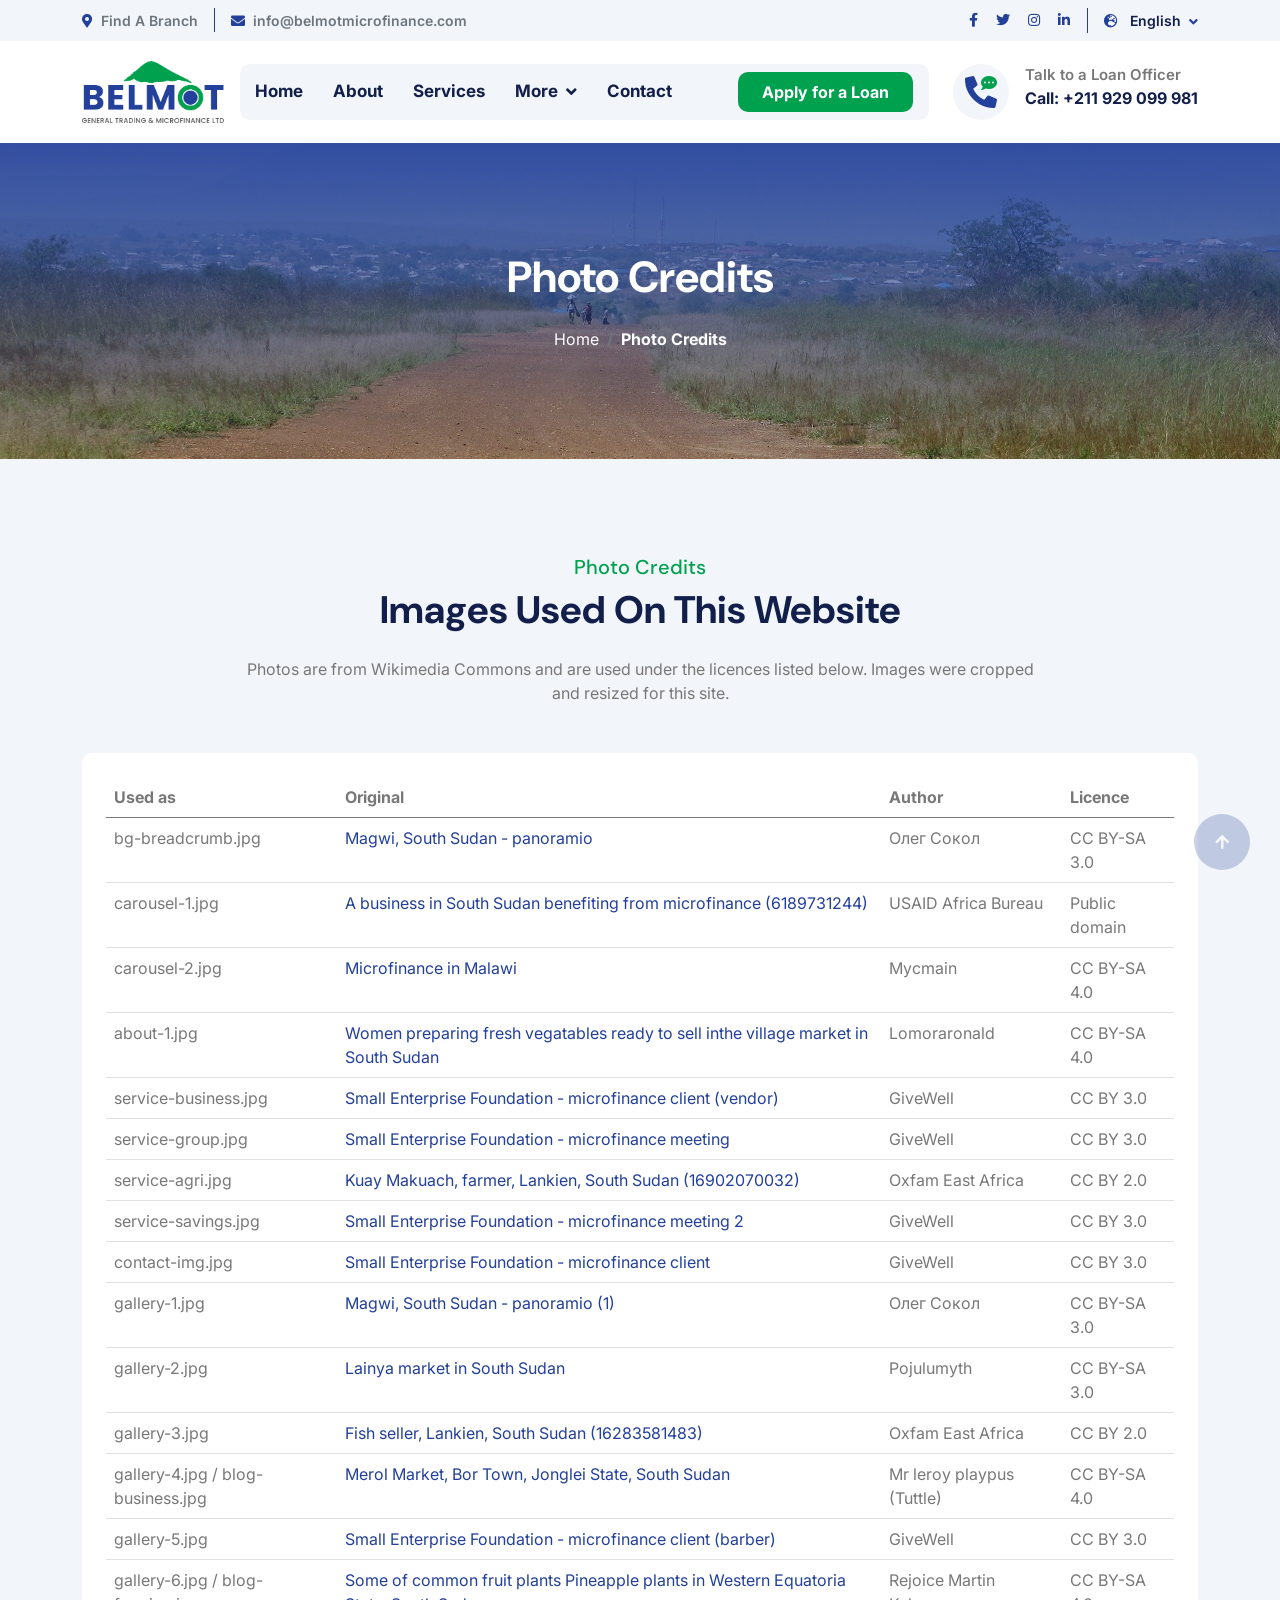
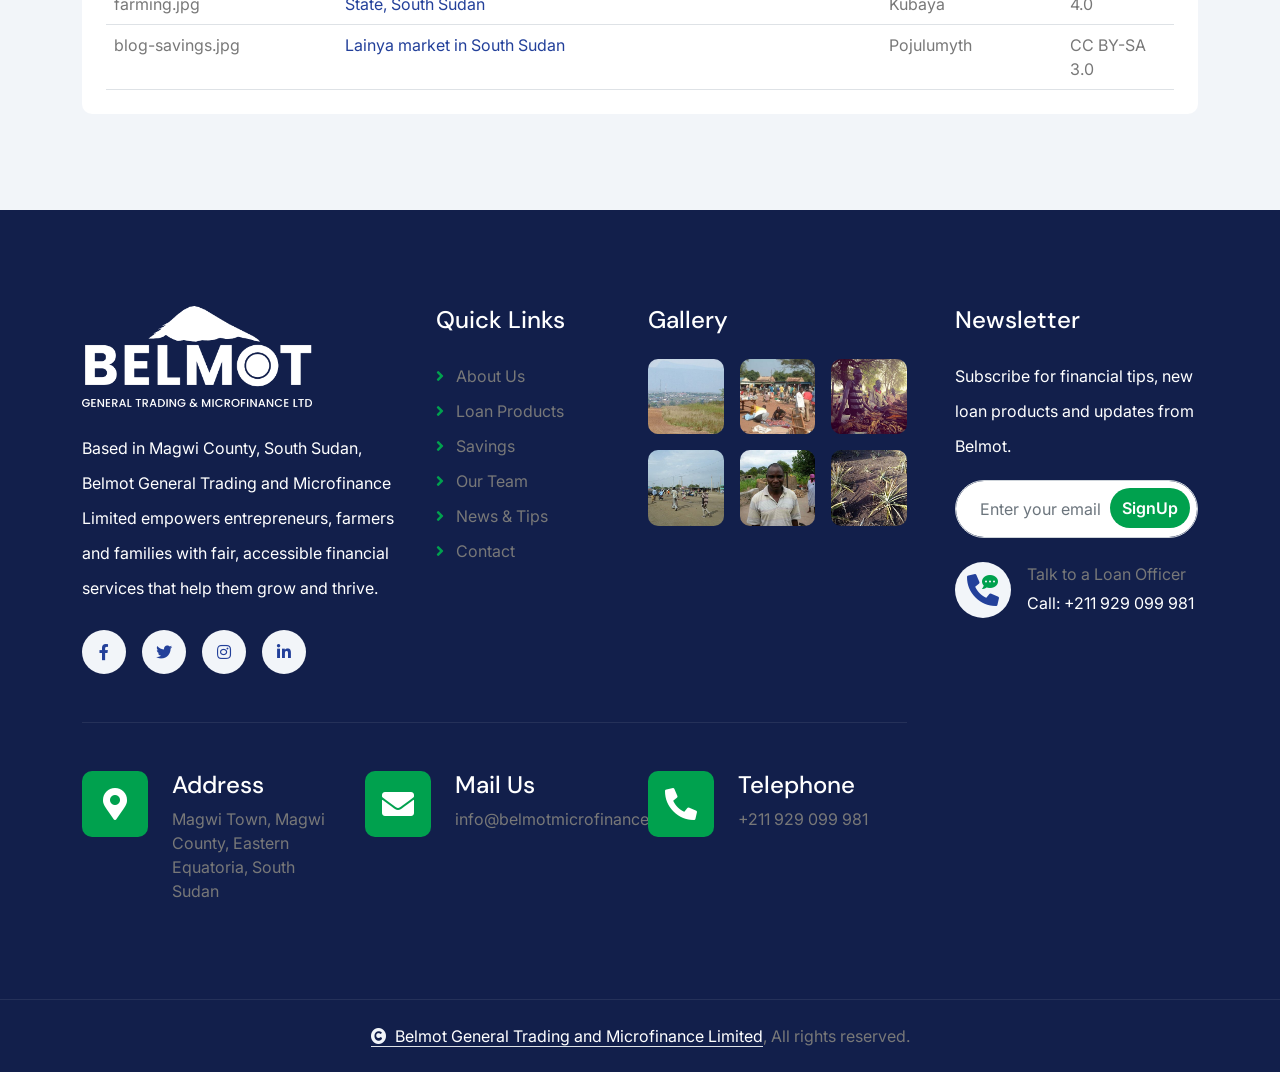
<file: credits.html>
<!DOCTYPE html>
<html lang="en">

    <head>
        <meta charset="utf-8">
        <title>Belmot General Trading and Microfinance Limited - Photo Credits</title>
        <meta content="width=device-width, initial-scale=1.0" name="viewport">
        <link rel="icon" type="image/png" href="img/favicon.png">
        <link rel="apple-touch-icon" href="img/apple-touch-icon.png">
        <meta content="microfinance, Magwi County, South Sudan, Eastern Equatoria, small business loans, group loans, savings, agricultural loans, Belmot" name="keywords">
        <meta content="Belmot General Trading and Microfinance Limited provides affordable loans, savings and financial education to small businesses, farmers and families in Magwi County, South Sudan." name="description">

        <!-- Google Web Fonts -->
        <link rel="preconnect" href="https://fonts.googleapis.com">
        <link rel="preconnect" href="https://fonts.gstatic.com" crossorigin>
        <link href="https://fonts.googleapis.com/css2?family=DM+Sans:ital,opsz,wght@0,9..40,100..1000;1,9..40,100..1000&family=Inter:slnt,wght@-10..0,100..900&display=swap" rel="stylesheet">

        <!-- Icon Font Stylesheet -->
        <link rel="stylesheet" href="https://use.fontawesome.com/releases/v5.15.4/css/all.css"/>
        <link href="https://cdn.jsdelivr.net/npm/bootstrap-icons@1.4.1/font/bootstrap-icons.css" rel="stylesheet">

        <!-- Libraries Stylesheet -->
        <link rel="stylesheet" href="lib/animate/animate.min.css"/>
        <link href="lib/lightbox/css/lightbox.min.css" rel="stylesheet">
        <link href="lib/owlcarousel/assets/owl.carousel.min.css" rel="stylesheet">


        <!-- Customized Bootstrap Stylesheet -->
        <link href="css/bootstrap.min.css" rel="stylesheet">

        <!-- Template Stylesheet -->
        <link href="css/style.css" rel="stylesheet">
    </head>

    <body>

        <!-- Spinner Start -->
        <div id="spinner" class="show bg-white position-fixed translate-middle w-100 vh-100 top-50 start-50 d-flex align-items-center justify-content-center">
            <div class="spinner-border text-primary" style="width: 3rem; height: 3rem;" role="status">
                <span class="sr-only">Loading...</span>
            </div>
        </div>
        <!-- Spinner End -->

        <!-- Topbar Start -->
        <div class="container-fluid topbar px-0 px-lg-4 bg-light py-2 d-none d-lg-block">
            <div class="container">
                <div class="row gx-0 align-items-center">
                    <div class="col-lg-8 text-center text-lg-start mb-lg-0">
                        <div class="d-flex flex-wrap">
                            <div class="border-end border-primary pe-3">
                                <a href="contact.html" class="text-muted small"><i class="fas fa-map-marker-alt text-primary me-2"></i>Find A Branch</a>
                            </div>
                            <div class="ps-3">
                                <a href="mailto:info@belmotmicrofinance.com" class="text-muted small"><i class="fas fa-envelope text-primary me-2"></i>info@belmotmicrofinance.com</a>
                            </div>
                        </div>
                    </div>
                    <div class="col-lg-4 text-center text-lg-end">
                        <div class="d-flex justify-content-end">
                            <div class="d-flex border-end border-primary pe-3">
                                <a class="btn p-0 text-primary me-3" href="#"><i class="fab fa-facebook-f"></i></a>
                                <a class="btn p-0 text-primary me-3" href="#"><i class="fab fa-twitter"></i></a>
                                <a class="btn p-0 text-primary me-3" href="#"><i class="fab fa-instagram"></i></a>
                                <a class="btn p-0 text-primary me-0" href="#"><i class="fab fa-linkedin-in"></i></a>
                            </div>
                            <div class="dropdown ms-3">
                                <a href="#" class="dropdown-toggle text-dark" data-bs-toggle="dropdown"><small><i class="fas fa-globe-europe text-primary me-2"></i> English</small></a>
                                <div class="dropdown-menu rounded">
                                    <a href="#" class="dropdown-item">English</a>
                                    <a href="#" class="dropdown-item">Arabic</a>
                                </div>
                            </div>
                        </div>
                    </div>
                </div>
            </div>
        </div>
        <!-- Topbar End -->

        <!-- Navbar & Hero Start -->
        <div class="container-fluid nav-bar px-0 px-lg-4 py-lg-0">
            <div class="container">
                <nav class="navbar navbar-expand-lg navbar-light"> 
                    <a href="index.html" class="navbar-brand p-0">
                        <img src="img/logo.png" class="site-logo" alt="Belmot General Trading and Microfinance Limited">
                    </a>
                    <button class="navbar-toggler" type="button" data-bs-toggle="collapse" data-bs-target="#navbarCollapse">
                        <span class="fa fa-bars"></span>
                    </button>
                    <div class="collapse navbar-collapse" id="navbarCollapse">
                        <div class="navbar-nav mx-0 mx-lg-auto">
                            <a href="index.html" class="nav-item nav-link">Home</a>
                            <a href="about.html" class="nav-item nav-link">About</a>
                            <a href="service.html" class="nav-item nav-link">Services</a>
                            <div class="nav-item dropdown">
                                <a href="#" class="nav-link" data-bs-toggle="dropdown">
                                    <span class="dropdown-toggle">More</span>
                                </a>
                                <div class="dropdown-menu">
                                    <a href="blog.html" class="dropdown-item">News &amp; Tips</a>
                                    <a href="team.html" class="dropdown-item">Our Team</a>
                                </div>
                            </div>
                            <a href="contact.html" class="nav-item nav-link">Contact</a>
                            <div class="nav-btn px-3">
                                <a href="contact.html" class="btn btn-secondary py-2 px-4 ms-3 flex-shrink-0"> Apply for a Loan</a>
                            </div>
                        </div>
                    </div>
                    <div class="d-none d-xl-flex flex-shrink-0 ps-4">
                        <a href="tel:+211929099981" class="btn btn-light btn-lg-square rounded-circle position-relative wow tada" data-wow-delay=".9s">
                            <i class="fa fa-phone-alt fa-2x"></i>
                            <div class="position-absolute" style="top: 7px; right: 12px;">
                                <span><i class="fa fa-comment-dots text-secondary"></i></span>
                            </div>
                        </a>
                        <div class="d-flex flex-column ms-3">
                            <span>Talk to a Loan Officer</span>
                            <a href="tel:+211929099981"><span class="text-dark">Call: +211 929 099 981</span></a>
                        </div>
                    </div>
                </nav>
            </div>
        </div>
        <!-- Navbar & Hero End -->


        <!-- Header Start -->
        <div class="container-fluid bg-breadcrumb">
            <div class="container text-center py-5" style="max-width: 900px;">
                <h4 class="text-white display-4 mb-4 wow fadeInDown" data-wow-delay="0.1s">Photo Credits</h4>
                <ol class="breadcrumb d-flex justify-content-center mb-0 wow fadeInDown" data-wow-delay="0.3s">
                    <li class="breadcrumb-item"><a href="index.html">Home</a></li>
                    <li class="breadcrumb-item active text-white fw-bold">Photo Credits</li>
                </ol>    
            </div>
        </div>
        <!-- Header End -->


        <!-- Credits Start -->
        <div class="container-fluid bg-light py-5">
            <div class="container py-5">
                <div class="text-center mx-auto pb-5" style="max-width: 800px;">
                    <h4 class="text-secondary fs-5">Photo Credits</h4>
                    <h1 class="display-5 mb-4">Images Used On This Website</h1>
                    <p class="mb-0">Photos are from Wikimedia Commons and are used under the licences listed below. Images were cropped and resized for this site.</p>
                </div>
                <div class="table-responsive bg-white rounded p-4">
                    <table class="table mb-0">
                        <thead><tr><th>Used as</th><th>Original</th><th>Author</th><th>Licence</th></tr></thead>
                        <tbody>
                            <tr><td>bg-breadcrumb.jpg</td><td><a href="https://commons.wikimedia.org/wiki/File:Magwi,_South_Sudan_-_panoramio.jpg" target="_blank" rel="noopener">Magwi, South Sudan - panoramio</a></td><td>Олег Сокол</td><td>CC BY-SA 3.0</td></tr>
                            <tr><td>carousel-1.jpg</td><td><a href="https://commons.wikimedia.org/wiki/File:A_business_in_South_Sudan_benefiting_from_microfinance_(6189731244).jpg" target="_blank" rel="noopener">A business in South Sudan benefiting from microfinance (6189731244)</a></td><td>USAID Africa Bureau</td><td>Public domain</td></tr>
                            <tr><td>carousel-2.jpg</td><td><a href="https://commons.wikimedia.org/wiki/File:Microfinance_in_Malawi.jpg" target="_blank" rel="noopener">Microfinance in Malawi</a></td><td>Mycmain</td><td>CC BY-SA 4.0</td></tr>
                            <tr><td>about-1.jpg</td><td><a href="https://commons.wikimedia.org/wiki/File:Women_preparing_fresh_vegatables_ready_to_sell_inthe_village_market_in_South_Sudan.jpg" target="_blank" rel="noopener">Women preparing fresh vegatables ready to sell inthe village market in South Sudan</a></td><td>Lomoraronald</td><td>CC BY-SA 4.0</td></tr>
                            <tr><td>service-business.jpg</td><td><a href="https://commons.wikimedia.org/wiki/File:Small_Enterprise_Foundation_-_microfinance_client_(vendor).jpg" target="_blank" rel="noopener">Small Enterprise Foundation - microfinance client (vendor)</a></td><td>GiveWell</td><td>CC BY 3.0</td></tr>
                            <tr><td>service-group.jpg</td><td><a href="https://commons.wikimedia.org/wiki/File:Small_Enterprise_Foundation_-_microfinance_meeting.jpg" target="_blank" rel="noopener">Small Enterprise Foundation - microfinance meeting</a></td><td>GiveWell</td><td>CC BY 3.0</td></tr>
                            <tr><td>service-agri.jpg</td><td><a href="https://commons.wikimedia.org/wiki/File:Kuay_Makuach,_farmer,_Lankien,_South_Sudan_(16902070032).jpg" target="_blank" rel="noopener">Kuay Makuach, farmer, Lankien, South Sudan (16902070032)</a></td><td>Oxfam East Africa</td><td>CC BY 2.0</td></tr>
                            <tr><td>service-savings.jpg</td><td><a href="https://commons.wikimedia.org/wiki/File:Small_Enterprise_Foundation_-_microfinance_meeting_2.jpg" target="_blank" rel="noopener">Small Enterprise Foundation - microfinance meeting 2</a></td><td>GiveWell</td><td>CC BY 3.0</td></tr>
                            <tr><td>contact-img.jpg</td><td><a href="https://commons.wikimedia.org/wiki/File:Small_Enterprise_Foundation_-_microfinance_client.jpg" target="_blank" rel="noopener">Small Enterprise Foundation - microfinance client</a></td><td>GiveWell</td><td>CC BY 3.0</td></tr>
                            <tr><td>gallery-1.jpg</td><td><a href="https://commons.wikimedia.org/wiki/File:Magwi,_South_Sudan_-_panoramio_(1).jpg" target="_blank" rel="noopener">Magwi, South Sudan - panoramio (1)</a></td><td>Олег Сокол</td><td>CC BY-SA 3.0</td></tr>
                            <tr><td>gallery-2.jpg</td><td><a href="https://commons.wikimedia.org/wiki/File:Lainya_market_in_South_Sudan.jpg" target="_blank" rel="noopener">Lainya market in South Sudan</a></td><td>Pojulumyth</td><td>CC BY-SA 3.0</td></tr>
                            <tr><td>gallery-3.jpg</td><td><a href="https://commons.wikimedia.org/wiki/File:Fish_seller,_Lankien,_South_Sudan_(16283581483).jpg" target="_blank" rel="noopener">Fish seller, Lankien, South Sudan (16283581483)</a></td><td>Oxfam East Africa</td><td>CC BY 2.0</td></tr>
                            <tr><td>gallery-4.jpg / blog-business.jpg</td><td><a href="https://commons.wikimedia.org/wiki/File:Merol_Market,_Bor_Town,_Jonglei_State,_South_Sudan.jpg" target="_blank" rel="noopener">Merol Market, Bor Town, Jonglei State, South Sudan</a></td><td>Mr leroy playpus (Tuttle)</td><td>CC BY-SA 4.0</td></tr>
                            <tr><td>gallery-5.jpg</td><td><a href="https://commons.wikimedia.org/wiki/File:Small_Enterprise_Foundation_-_microfinance_client_(barber).jpg" target="_blank" rel="noopener">Small Enterprise Foundation - microfinance client (barber)</a></td><td>GiveWell</td><td>CC BY 3.0</td></tr>
                            <tr><td>gallery-6.jpg / blog-farming.jpg</td><td><a href="https://commons.wikimedia.org/wiki/File:Some_of_common_fruit_plants_Pineapple_plants_in_Western_Equatoria_State,_South_Sudan.jpg" target="_blank" rel="noopener">Some of common fruit plants Pineapple plants in Western Equatoria State, South Sudan</a></td><td>Rejoice Martin Kubaya</td><td>CC BY-SA 4.0</td></tr>
                            <tr><td>blog-savings.jpg</td><td><a href="https://commons.wikimedia.org/wiki/File:Lainya_market_in_South_Sudan.jpg" target="_blank" rel="noopener">Lainya market in South Sudan</a></td><td>Pojulumyth</td><td>CC BY-SA 3.0</td></tr>
                        </tbody>
                    </table>
                </div>
            </div>
        </div>
        <!-- Credits End -->


        <!-- Footer Start -->
        <div class="container-fluid footer py-5 wow fadeIn" data-wow-delay="0.2s">
            <div class="container py-5">
                <div class="row g-5">
                    <div class="col-xl-9">
                        <div class="mb-5">
                            <div class="row g-4">
                                <div class="col-md-6 col-lg-6 col-xl-5">
                                    <div class="footer-item">
                                        <a href="index.html" class="p-0">
                                            <img src="img/logo-white.png" class="footer-logo mb-4" alt="Belmot General Trading and Microfinance Limited">
                                        </a>
                                        <p class="text-white mb-4">Based in Magwi County, South Sudan, Belmot General Trading and Microfinance Limited empowers entrepreneurs, farmers and families with fair, accessible financial services that help them grow and thrive.</p>
                                        <div class="footer-btn d-flex">
                                            <a class="btn btn-md-square rounded-circle me-3" href="#"><i class="fab fa-facebook-f"></i></a>
                                            <a class="btn btn-md-square rounded-circle me-3" href="#"><i class="fab fa-twitter"></i></a>
                                            <a class="btn btn-md-square rounded-circle me-3" href="#"><i class="fab fa-instagram"></i></a>
                                            <a class="btn btn-md-square rounded-circle me-0" href="#"><i class="fab fa-linkedin-in"></i></a>
                                        </div>
                                    </div>
                                </div>
                                <div class="col-md-6 col-lg-6 col-xl-3">
                                    <div class="footer-item">
                                        <h4 class="text-white mb-4">Quick Links</h4>
                                        <a href="about.html"><i class="fas fa-angle-right me-2"></i> About Us</a>
                                        <a href="service.html"><i class="fas fa-angle-right me-2"></i> Loan Products</a>
                                        <a href="service.html"><i class="fas fa-angle-right me-2"></i> Savings</a>
                                        <a href="team.html"><i class="fas fa-angle-right me-2"></i> Our Team</a>
                                        <a href="blog.html"><i class="fas fa-angle-right me-2"></i> News &amp; Tips</a>
                                        <a href="contact.html"><i class="fas fa-angle-right me-2"></i> Contact</a>
                                    </div>
                                </div>
                                <div class="col-md-6 col-lg-6 col-xl-4">
                                    <div class="footer-item">
                                        <h4 class="mb-4 text-white">Gallery</h4>
                                        <div class="row g-3">
                                            <div class="col-4">
                                                <div class="footer-instagram rounded">
                                                    <img src="img/gallery-1.jpg" class="img-fluid w-100" alt="Magwi, South Sudan">
                                                    <div class="footer-search-icon">
                                                        <a href="img/gallery-1.jpg" data-lightbox="gallery" data-title="Magwi, South Sudan" class="my-auto"><i class="fas fa-link text-white"></i></a>
                                                    </div>
                                                </div>
                                           </div>
                                           <div class="col-4">
                                                <div class="footer-instagram rounded">
                                                    <img src="img/gallery-2.jpg" class="img-fluid w-100" alt="Lainya market, South Sudan">
                                                    <div class="footer-search-icon">
                                                        <a href="img/gallery-2.jpg" data-lightbox="gallery" data-title="Lainya market, South Sudan" class="my-auto"><i class="fas fa-link text-white"></i></a>
                                                    </div>
                                                </div>
                                           </div>
                                            <div class="col-4">
                                                <div class="footer-instagram rounded">
                                                    <img src="img/gallery-3.jpg" class="img-fluid w-100" alt="Traders in Lankien, South Sudan">
                                                    <div class="footer-search-icon">
                                                        <a href="img/gallery-3.jpg" data-lightbox="gallery" data-title="Traders in Lankien, South Sudan" class="my-auto"><i class="fas fa-link text-white"></i></a>
                                                    </div>
                                                </div>
                                           </div>
                                            <div class="col-4">
                                                <div class="footer-instagram rounded">
                                                    <img src="img/gallery-4.jpg" class="img-fluid w-100" alt="Merol Market, Bor, South Sudan">
                                                    <div class="footer-search-icon">
                                                        <a href="img/gallery-4.jpg" data-lightbox="gallery" data-title="Merol Market, Bor, South Sudan" class="my-auto"><i class="fas fa-link text-white"></i></a>
                                                    </div>
                                                </div>
                                           </div>
                                            <div class="col-4">
                                                <div class="footer-instagram rounded">
                                                    <img src="img/gallery-5.jpg" class="img-fluid w-100" alt="Microfinance client">
                                                    <div class="footer-search-icon">
                                                        <a href="img/gallery-5.jpg" data-lightbox="gallery" data-title="Microfinance client" class="my-auto"><i class="fas fa-link text-white"></i></a>
                                                    </div>
                                                </div>
                                           </div>
                                           <div class="col-4">
                                                <div class="footer-instagram rounded">
                                                    <img src="img/gallery-6.jpg" class="img-fluid w-100" alt="Pineapple farm, Western Equatoria">
                                                    <div class="footer-search-icon">
                                                        <a href="img/gallery-6.jpg" data-lightbox="gallery" data-title="Pineapple farm, Western Equatoria" class="my-auto"><i class="fas fa-link text-white"></i></a>
                                                    </div>
                                                </div>
                                            </div>
                                        </div>
                                    </div>
                                </div>
                            </div>
                        </div>
                        <div class="pt-5" style="border-top: 1px solid rgba(255, 255, 255, 0.08);">
                            <div class="row g-0">
                                <div class="col-12">
                                    <div class="row g-4">
                                        <div class="col-lg-6 col-xl-4">
                                            <div class="d-flex">
                                                <div class="btn-xl-square bg-primary text-white rounded p-4 me-4">
                                                    <i class="fas fa-map-marker-alt fa-2x"></i>
                                                </div>
                                                <div>
                                                    <h4 class="text-white">Address</h4>
                                                    <p class="mb-0">Magwi Town, Magwi County, Eastern Equatoria, South Sudan</p>
                                                </div>
                                            </div>
                                        </div>
                                        <div class="col-lg-6 col-xl-4">
                                            <div class="d-flex">
                                                <div class="btn-xl-square bg-primary text-white rounded p-4 me-4">
                                                    <i class="fas fa-envelope fa-2x"></i>
                                                </div>
                                                <div>
                                                    <h4 class="text-white">Mail Us</h4>
                                                    <p class="mb-0">info@belmotmicrofinance.com</p>
                                                </div>
                                            </div>
                                        </div>
                                        <div class="col-lg-6 col-xl-4">
                                            <div class="d-flex">
                                                <div class="btn-xl-square bg-primary text-white rounded p-4 me-4">
                                                    <i class="fa fa-phone-alt fa-2x"></i>
                                                </div>
                                                <div>
                                                    <h4 class="text-white">Telephone</h4>
                                                    <p class="mb-0">+211 929 099 981</p>
                                                </div>
                                            </div>
                                        </div>
                                    </div>
                                </div>
                            </div>
                        </div>
                    </div>
                    
                    <div class="col-xl-3">
                        <div class="footer-item">
                            <h4 class="text-white mb-4">Newsletter</h4>
                            <p class="text-white mb-3">Subscribe for financial tips, new loan products and updates from Belmot.</p>
                            <div class="position-relative rounded-pill mb-4">
                                <input class="form-control rounded-pill w-100 py-3 ps-4 pe-5" type="text" placeholder="Enter your email">
                                <button type="button" class="btn btn-secondary rounded-pill position-absolute top-0 end-0 py-2 mt-2 me-2">SignUp</button>
                            </div>
                            <div class="d-flex flex-shrink-0">
                                <div class="footer-btn">
                                    <a href="tel:+211929099981" class="btn btn-lg-square rounded-circle position-relative wow tada" data-wow-delay=".9s">
                                        <i class="fa fa-phone-alt fa-2x"></i>
                                        <div class="position-absolute" style="top: 2px; right: 12px;">
                                            <span><i class="fa fa-comment-dots text-secondary"></i></span>
                                        </div>
                                    </a>
                                </div>
                                <div class="d-flex flex-column ms-3 flex-shrink-0">
                                    <span>Talk to a Loan Officer</span>
                                    <a href="tel:+211929099981"><span class="text-white">Call: +211 929 099 981</span></a>
                                </div>
                            </div>
                        </div>
                    </div>
                </div>
            </div>
        </div>
        <!-- Footer End -->
        
        <!-- Copyright Start -->
        <div class="container-fluid copyright py-4">
            <div class="container">
                <div class="row g-4 align-items-center">
                    <div class="col-12 text-center mb-0">
                        <span class="text-body"><a href="index.html" class="border-bottom text-white"><i class="fas fa-copyright text-light me-2"></i>Belmot General Trading and Microfinance Limited</a>, All rights reserved.</span>
                    </div>
                </div>
            </div>
        </div>
        <!-- Copyright End -->


        <!-- Back to Top -->
        <a href="#" class="btn btn-primary btn-lg-square rounded-circle back-to-top"><i class="fa fa-arrow-up"></i></a>   

        
        <!-- JavaScript Libraries -->
        <script src="https://ajax.googleapis.com/ajax/libs/jquery/3.6.4/jquery.min.js"></script>
        <script src="https://cdn.jsdelivr.net/npm/bootstrap@5.0.0/dist/js/bootstrap.bundle.min.js"></script>
        <script src="lib/wow/wow.min.js"></script>
        <script src="lib/easing/easing.min.js"></script>
        <script src="lib/waypoints/waypoints.min.js"></script>
        <script src="lib/counterup/counterup.min.js"></script>
        <script src="lib/lightbox/js/lightbox.min.js"></script>
        <script src="lib/owlcarousel/owl.carousel.min.js"></script>
        

        <!-- Template Javascript -->
        <script src="js/main.js"></script>
    </body>

</html>
</file>
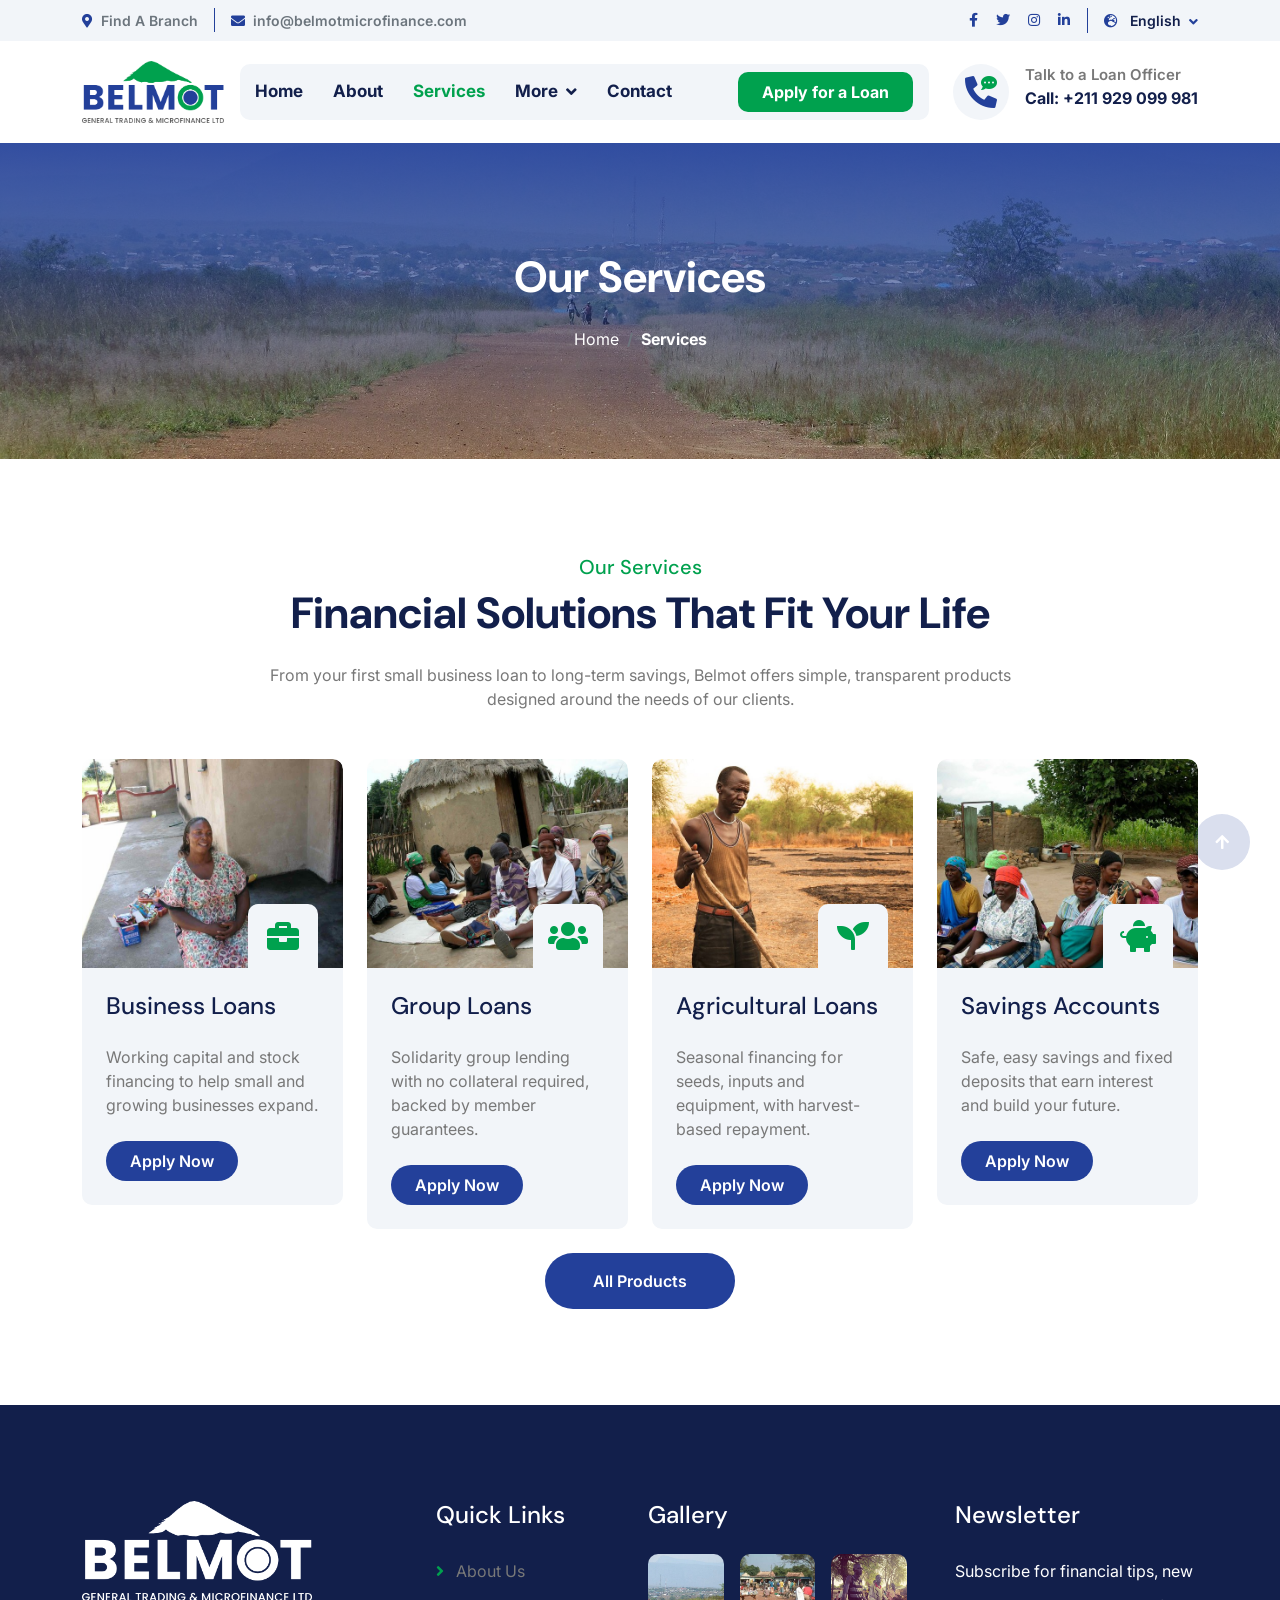
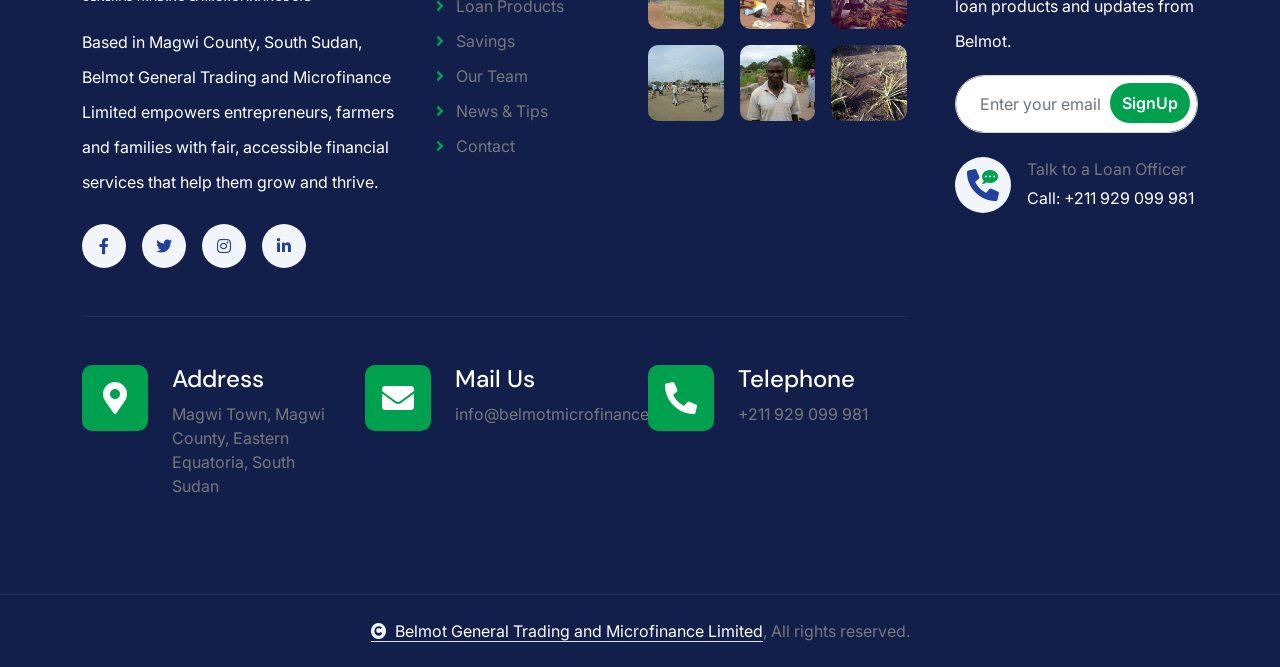
<file: service.html>
<!DOCTYPE html>
<html lang="en">

    <head>
        <meta charset="utf-8">
        <title>Belmot General Trading and Microfinance Limited - Our Services</title>
        <meta content="width=device-width, initial-scale=1.0" name="viewport">
        <link rel="icon" type="image/png" href="img/favicon.png">
        <link rel="apple-touch-icon" href="img/apple-touch-icon.png">
        <meta content="microfinance, Magwi County, South Sudan, Eastern Equatoria, small business loans, group loans, savings, agricultural loans, Belmot" name="keywords">
        <meta content="Belmot General Trading and Microfinance Limited provides affordable loans, savings and financial education to small businesses, farmers and families in Magwi County, South Sudan." name="description">

        <!-- Google Web Fonts -->
        <link rel="preconnect" href="https://fonts.googleapis.com">
        <link rel="preconnect" href="https://fonts.gstatic.com" crossorigin>
        <link href="https://fonts.googleapis.com/css2?family=DM+Sans:ital,opsz,wght@0,9..40,100..1000;1,9..40,100..1000&family=Inter:slnt,wght@-10..0,100..900&display=swap" rel="stylesheet">

        <!-- Icon Font Stylesheet -->
        <link rel="stylesheet" href="https://use.fontawesome.com/releases/v5.15.4/css/all.css"/>
        <link href="https://cdn.jsdelivr.net/npm/bootstrap-icons@1.4.1/font/bootstrap-icons.css" rel="stylesheet">

        <!-- Libraries Stylesheet -->
        <link rel="stylesheet" href="lib/animate/animate.min.css"/>
        <link href="lib/lightbox/css/lightbox.min.css" rel="stylesheet">
        <link href="lib/owlcarousel/assets/owl.carousel.min.css" rel="stylesheet">


        <!-- Customized Bootstrap Stylesheet -->
        <link href="css/bootstrap.min.css" rel="stylesheet">

        <!-- Template Stylesheet -->
        <link href="css/style.css" rel="stylesheet">
    </head>

    <body>

        <!-- Spinner Start -->
        <div id="spinner" class="show bg-white position-fixed translate-middle w-100 vh-100 top-50 start-50 d-flex align-items-center justify-content-center">
            <div class="spinner-border text-primary" style="width: 3rem; height: 3rem;" role="status">
                <span class="sr-only">Loading...</span>
            </div>
        </div>
        <!-- Spinner End -->

        <!-- Topbar Start -->
        <div class="container-fluid topbar px-0 px-lg-4 bg-light py-2 d-none d-lg-block">
            <div class="container">
                <div class="row gx-0 align-items-center">
                    <div class="col-lg-8 text-center text-lg-start mb-lg-0">
                        <div class="d-flex flex-wrap">
                            <div class="border-end border-primary pe-3">
                                <a href="contact.html" class="text-muted small"><i class="fas fa-map-marker-alt text-primary me-2"></i>Find A Branch</a>
                            </div>
                            <div class="ps-3">
                                <a href="mailto:info@belmotmicrofinance.com" class="text-muted small"><i class="fas fa-envelope text-primary me-2"></i>info@belmotmicrofinance.com</a>
                            </div>
                        </div>
                    </div>
                    <div class="col-lg-4 text-center text-lg-end">
                        <div class="d-flex justify-content-end">
                            <div class="d-flex border-end border-primary pe-3">
                                <a class="btn p-0 text-primary me-3" href="#"><i class="fab fa-facebook-f"></i></a>
                                <a class="btn p-0 text-primary me-3" href="#"><i class="fab fa-twitter"></i></a>
                                <a class="btn p-0 text-primary me-3" href="#"><i class="fab fa-instagram"></i></a>
                                <a class="btn p-0 text-primary me-0" href="#"><i class="fab fa-linkedin-in"></i></a>
                            </div>
                            <div class="dropdown ms-3">
                                <a href="#" class="dropdown-toggle text-dark" data-bs-toggle="dropdown"><small><i class="fas fa-globe-europe text-primary me-2"></i> English</small></a>
                                <div class="dropdown-menu rounded">
                                    <a href="#" class="dropdown-item">English</a>
                                    <a href="#" class="dropdown-item">Arabic</a>
                                </div>
                            </div>
                        </div>
                    </div>
                </div>
            </div>
        </div>
        <!-- Topbar End -->

        <!-- Navbar & Hero Start -->
        <div class="container-fluid nav-bar px-0 px-lg-4 py-lg-0">
            <div class="container">
                <nav class="navbar navbar-expand-lg navbar-light"> 
                    <a href="index.html" class="navbar-brand p-0">
                        <img src="img/logo.png" class="site-logo" alt="Belmot General Trading and Microfinance Limited">
                    </a>
                    <button class="navbar-toggler" type="button" data-bs-toggle="collapse" data-bs-target="#navbarCollapse">
                        <span class="fa fa-bars"></span>
                    </button>
                    <div class="collapse navbar-collapse" id="navbarCollapse">
                        <div class="navbar-nav mx-0 mx-lg-auto">
                            <a href="index.html" class="nav-item nav-link">Home</a>
                            <a href="about.html" class="nav-item nav-link">About</a>
                            <a href="service.html" class="nav-item nav-link active">Services</a>
                            <div class="nav-item dropdown">
                                <a href="#" class="nav-link" data-bs-toggle="dropdown">
                                    <span class="dropdown-toggle">More</span>
                                </a>
                                <div class="dropdown-menu">
                                    <a href="blog.html" class="dropdown-item">News &amp; Tips</a>
                                    <a href="team.html" class="dropdown-item">Our Team</a>
                                </div>
                            </div>
                            <a href="contact.html" class="nav-item nav-link">Contact</a>
                            <div class="nav-btn px-3">
                                <a href="contact.html" class="btn btn-secondary py-2 px-4 ms-3 flex-shrink-0"> Apply for a Loan</a>
                            </div>
                        </div>
                    </div>
                    <div class="d-none d-xl-flex flex-shrink-0 ps-4">
                        <a href="tel:+211929099981" class="btn btn-light btn-lg-square rounded-circle position-relative wow tada" data-wow-delay=".9s">
                            <i class="fa fa-phone-alt fa-2x"></i>
                            <div class="position-absolute" style="top: 7px; right: 12px;">
                                <span><i class="fa fa-comment-dots text-secondary"></i></span>
                            </div>
                        </a>
                        <div class="d-flex flex-column ms-3">
                            <span>Talk to a Loan Officer</span>
                            <a href="tel:+211929099981"><span class="text-dark">Call: +211 929 099 981</span></a>
                        </div>
                    </div>
                </nav>
            </div>
        </div>
        <!-- Navbar & Hero End -->


        <!-- Header Start -->
        <div class="container-fluid bg-breadcrumb">
            <div class="container text-center py-5" style="max-width: 900px;">
                <h4 class="text-white display-4 mb-4 wow fadeInDown" data-wow-delay="0.1s">Our Services</h4>
                <ol class="breadcrumb d-flex justify-content-center mb-0 wow fadeInDown" data-wow-delay="0.3s">
                    <li class="breadcrumb-item"><a href="index.html">Home</a></li>
                    <li class="breadcrumb-item active text-white fw-bold">Services</li>
                </ol>    
            </div>
        </div>
        <!-- Header End -->


        <!-- Service Start -->
        <div class="container-fluid service py-5">
            <div class="container py-5">
                <div class="text-center mx-auto pb-5 wow fadeInUp" data-wow-delay="0.2s" style="max-width: 800px;">
                    <h4 class="text-secondary fs-5">Our Services</h4>
                    <h1 class="display-4 mb-4">Financial Solutions That Fit Your Life</h1>
                    <p class="mb-0">From your first small business loan to long-term savings, Belmot offers simple, transparent products designed around the needs of our clients.
                    </p>
                </div>
                <div class="row g-4 justify-content-center">
                    <div class="col-md-6 col-lg-6 col-xl-3 wow fadeInUp" data-wow-delay="0.2s">
                        <div class="service-item">
                            <div class="service-img">
                                <img src="img/service-business.jpg" class="img-fluid rounded-top w-100" alt="Market vendor running a small shop">
                                <div class="service-icon p-3">
                                    <i class="fa fa-briefcase fa-2x"></i>
                                </div>
                            </div>
                            <div class="service-content p-4">
                                <div class="service-content-inner">
                                    <a href="service.html" class="d-inline-block h4 mb-4">Business Loans</a>
                                    <p class="mb-4">Working capital and stock financing to help small and growing businesses expand.</p>
                                    <a class="btn btn-primary rounded-pill py-2 px-4" href="contact.html">Apply Now</a>
                                </div>
                            </div>
                        </div>
                    </div>
                    <div class="col-md-6 col-lg-6 col-xl-3 wow fadeInUp" data-wow-delay="0.4s">
                        <div class="service-item">
                            <div class="service-img">
                                <img src="img/service-group.jpg" class="img-fluid rounded-top w-100" alt="Microfinance group meeting">
                                <div class="service-icon p-3">
                                    <i class="fa fa-users fa-2x"></i>
                                </div>
                            </div>
                            <div class="service-content p-4">
                                <div class="service-content-inner">
                                    <a href="service.html" class="d-inline-block h4 mb-4">Group Loans</a>
                                    <p class="mb-4">Solidarity group lending with no collateral required, backed by member guarantees.</p>
                                    <a class="btn btn-primary rounded-pill py-2 px-4" href="contact.html">Apply Now</a>
                                </div>
                            </div>
                        </div>
                    </div>
                    <div class="col-md-6 col-lg-6 col-xl-3 wow fadeInUp" data-wow-delay="0.6s">
                        <div class="service-item">
                            <div class="service-img">
                                <img src="img/service-agri.jpg" class="img-fluid rounded-top w-100" alt="Farmer in South Sudan">
                                <div class="service-icon p-3">
                                    <i class="fa fa-seedling fa-2x"></i>
                                </div>
                            </div>
                            <div class="service-content p-4">
                                <div class="service-content-inner">
                                    <a href="service.html" class="d-inline-block h4 mb-4">Agricultural Loans</a>
                                    <p class="mb-4">Seasonal financing for seeds, inputs and equipment, with harvest-based repayment.</p>
                                    <a class="btn btn-primary rounded-pill py-2 px-4" href="contact.html">Apply Now</a>
                                </div>
                            </div>
                        </div>
                    </div>
                    <div class="col-md-6 col-lg-6 col-xl-3 wow fadeInUp" data-wow-delay="0.8s">
                        <div class="service-item">
                            <div class="service-img">
                                <img src="img/service-savings.jpg" class="img-fluid rounded-top w-100" alt="Savings group members">
                                <div class="service-icon p-3">
                                    <i class="fa fa-piggy-bank fa-2x"></i>
                                </div>
                            </div>
                            <div class="service-content p-4">
                                <div class="service-content-inner">
                                    <a href="service.html" class="d-inline-block h4 mb-4">Savings Accounts</a>
                                    <p class="mb-4">Safe, easy savings and fixed deposits that earn interest and build your future.</p>
                                    <a class="btn btn-primary rounded-pill py-2 px-4" href="contact.html">Apply Now</a>
                                </div>
                            </div>
                        </div>
                    </div>
                    <div class="col-12 text-center wow fadeInUp" data-wow-delay="0.2s">
                        <a class="btn btn-primary rounded-pill py-3 px-5" href="service.html">All Products</a>
                    </div>
                </div>
            </div>
        </div>
        <!-- Service End -->


        <!-- Footer Start -->
        <div class="container-fluid footer py-5 wow fadeIn" data-wow-delay="0.2s">
            <div class="container py-5">
                <div class="row g-5">
                    <div class="col-xl-9">
                        <div class="mb-5">
                            <div class="row g-4">
                                <div class="col-md-6 col-lg-6 col-xl-5">
                                    <div class="footer-item">
                                        <a href="index.html" class="p-0">
                                            <img src="img/logo-white.png" class="footer-logo mb-4" alt="Belmot General Trading and Microfinance Limited">
                                        </a>
                                        <p class="text-white mb-4">Based in Magwi County, South Sudan, Belmot General Trading and Microfinance Limited empowers entrepreneurs, farmers and families with fair, accessible financial services that help them grow and thrive.</p>
                                        <div class="footer-btn d-flex">
                                            <a class="btn btn-md-square rounded-circle me-3" href="#"><i class="fab fa-facebook-f"></i></a>
                                            <a class="btn btn-md-square rounded-circle me-3" href="#"><i class="fab fa-twitter"></i></a>
                                            <a class="btn btn-md-square rounded-circle me-3" href="#"><i class="fab fa-instagram"></i></a>
                                            <a class="btn btn-md-square rounded-circle me-0" href="#"><i class="fab fa-linkedin-in"></i></a>
                                        </div>
                                    </div>
                                </div>
                                <div class="col-md-6 col-lg-6 col-xl-3">
                                    <div class="footer-item">
                                        <h4 class="text-white mb-4">Quick Links</h4>
                                        <a href="about.html"><i class="fas fa-angle-right me-2"></i> About Us</a>
                                        <a href="service.html"><i class="fas fa-angle-right me-2"></i> Loan Products</a>
                                        <a href="service.html"><i class="fas fa-angle-right me-2"></i> Savings</a>
                                        <a href="team.html"><i class="fas fa-angle-right me-2"></i> Our Team</a>
                                        <a href="blog.html"><i class="fas fa-angle-right me-2"></i> News &amp; Tips</a>
                                        <a href="contact.html"><i class="fas fa-angle-right me-2"></i> Contact</a>
                                    </div>
                                </div>
                                <div class="col-md-6 col-lg-6 col-xl-4">
                                    <div class="footer-item">
                                        <h4 class="mb-4 text-white">Gallery</h4>
                                        <div class="row g-3">
                                            <div class="col-4">
                                                <div class="footer-instagram rounded">
                                                    <img src="img/gallery-1.jpg" class="img-fluid w-100" alt="Magwi, South Sudan">
                                                    <div class="footer-search-icon">
                                                        <a href="img/gallery-1.jpg" data-lightbox="gallery" data-title="Magwi, South Sudan" class="my-auto"><i class="fas fa-link text-white"></i></a>
                                                    </div>
                                                </div>
                                           </div>
                                           <div class="col-4">
                                                <div class="footer-instagram rounded">
                                                    <img src="img/gallery-2.jpg" class="img-fluid w-100" alt="Lainya market, South Sudan">
                                                    <div class="footer-search-icon">
                                                        <a href="img/gallery-2.jpg" data-lightbox="gallery" data-title="Lainya market, South Sudan" class="my-auto"><i class="fas fa-link text-white"></i></a>
                                                    </div>
                                                </div>
                                           </div>
                                            <div class="col-4">
                                                <div class="footer-instagram rounded">
                                                    <img src="img/gallery-3.jpg" class="img-fluid w-100" alt="Traders in Lankien, South Sudan">
                                                    <div class="footer-search-icon">
                                                        <a href="img/gallery-3.jpg" data-lightbox="gallery" data-title="Traders in Lankien, South Sudan" class="my-auto"><i class="fas fa-link text-white"></i></a>
                                                    </div>
                                                </div>
                                           </div>
                                            <div class="col-4">
                                                <div class="footer-instagram rounded">
                                                    <img src="img/gallery-4.jpg" class="img-fluid w-100" alt="Merol Market, Bor, South Sudan">
                                                    <div class="footer-search-icon">
                                                        <a href="img/gallery-4.jpg" data-lightbox="gallery" data-title="Merol Market, Bor, South Sudan" class="my-auto"><i class="fas fa-link text-white"></i></a>
                                                    </div>
                                                </div>
                                           </div>
                                            <div class="col-4">
                                                <div class="footer-instagram rounded">
                                                    <img src="img/gallery-5.jpg" class="img-fluid w-100" alt="Microfinance client">
                                                    <div class="footer-search-icon">
                                                        <a href="img/gallery-5.jpg" data-lightbox="gallery" data-title="Microfinance client" class="my-auto"><i class="fas fa-link text-white"></i></a>
                                                    </div>
                                                </div>
                                           </div>
                                           <div class="col-4">
                                                <div class="footer-instagram rounded">
                                                    <img src="img/gallery-6.jpg" class="img-fluid w-100" alt="Pineapple farm, Western Equatoria">
                                                    <div class="footer-search-icon">
                                                        <a href="img/gallery-6.jpg" data-lightbox="gallery" data-title="Pineapple farm, Western Equatoria" class="my-auto"><i class="fas fa-link text-white"></i></a>
                                                    </div>
                                                </div>
                                            </div>
                                        </div>
                                    </div>
                                </div>
                            </div>
                        </div>
                        <div class="pt-5" style="border-top: 1px solid rgba(255, 255, 255, 0.08);">
                            <div class="row g-0">
                                <div class="col-12">
                                    <div class="row g-4">
                                        <div class="col-lg-6 col-xl-4">
                                            <div class="d-flex">
                                                <div class="btn-xl-square bg-primary text-white rounded p-4 me-4">
                                                    <i class="fas fa-map-marker-alt fa-2x"></i>
                                                </div>
                                                <div>
                                                    <h4 class="text-white">Address</h4>
                                                    <p class="mb-0">Magwi Town, Magwi County, Eastern Equatoria, South Sudan</p>
                                                </div>
                                            </div>
                                        </div>
                                        <div class="col-lg-6 col-xl-4">
                                            <div class="d-flex">
                                                <div class="btn-xl-square bg-primary text-white rounded p-4 me-4">
                                                    <i class="fas fa-envelope fa-2x"></i>
                                                </div>
                                                <div>
                                                    <h4 class="text-white">Mail Us</h4>
                                                    <p class="mb-0">info@belmotmicrofinance.com</p>
                                                </div>
                                            </div>
                                        </div>
                                        <div class="col-lg-6 col-xl-4">
                                            <div class="d-flex">
                                                <div class="btn-xl-square bg-primary text-white rounded p-4 me-4">
                                                    <i class="fa fa-phone-alt fa-2x"></i>
                                                </div>
                                                <div>
                                                    <h4 class="text-white">Telephone</h4>
                                                    <p class="mb-0">+211 929 099 981</p>
                                                </div>
                                            </div>
                                        </div>
                                    </div>
                                </div>
                            </div>
                        </div>
                    </div>
                    
                    <div class="col-xl-3">
                        <div class="footer-item">
                            <h4 class="text-white mb-4">Newsletter</h4>
                            <p class="text-white mb-3">Subscribe for financial tips, new loan products and updates from Belmot.</p>
                            <div class="position-relative rounded-pill mb-4">
                                <input class="form-control rounded-pill w-100 py-3 ps-4 pe-5" type="text" placeholder="Enter your email">
                                <button type="button" class="btn btn-secondary rounded-pill position-absolute top-0 end-0 py-2 mt-2 me-2">SignUp</button>
                            </div>
                            <div class="d-flex flex-shrink-0">
                                <div class="footer-btn">
                                    <a href="tel:+211929099981" class="btn btn-lg-square rounded-circle position-relative wow tada" data-wow-delay=".9s">
                                        <i class="fa fa-phone-alt fa-2x"></i>
                                        <div class="position-absolute" style="top: 2px; right: 12px;">
                                            <span><i class="fa fa-comment-dots text-secondary"></i></span>
                                        </div>
                                    </a>
                                </div>
                                <div class="d-flex flex-column ms-3 flex-shrink-0">
                                    <span>Talk to a Loan Officer</span>
                                    <a href="tel:+211929099981"><span class="text-white">Call: +211 929 099 981</span></a>
                                </div>
                            </div>
                        </div>
                    </div>
                </div>
            </div>
        </div>
        <!-- Footer End -->
        
        <!-- Copyright Start -->
        <div class="container-fluid copyright py-4">
            <div class="container">
                <div class="row g-4 align-items-center">
                    <div class="col-12 text-center mb-0">
                        <span class="text-body"><a href="index.html" class="border-bottom text-white"><i class="fas fa-copyright text-light me-2"></i>Belmot General Trading and Microfinance Limited</a>, All rights reserved.</span>
                    </div>
                </div>
            </div>
        </div>
        <!-- Copyright End -->


        <!-- Back to Top -->
        <a href="#" class="btn btn-primary btn-lg-square rounded-circle back-to-top"><i class="fa fa-arrow-up"></i></a>   

        
        <!-- JavaScript Libraries -->
        <script src="https://ajax.googleapis.com/ajax/libs/jquery/3.6.4/jquery.min.js"></script>
        <script src="https://cdn.jsdelivr.net/npm/bootstrap@5.0.0/dist/js/bootstrap.bundle.min.js"></script>
        <script src="lib/wow/wow.min.js"></script>
        <script src="lib/easing/easing.min.js"></script>
        <script src="lib/waypoints/waypoints.min.js"></script>
        <script src="lib/counterup/counterup.min.js"></script>
        <script src="lib/lightbox/js/lightbox.min.js"></script>
        <script src="lib/owlcarousel/owl.carousel.min.js"></script>
        

        <!-- Template Javascript -->
        <script src="js/main.js"></script>
    </body>

</html>
</file>
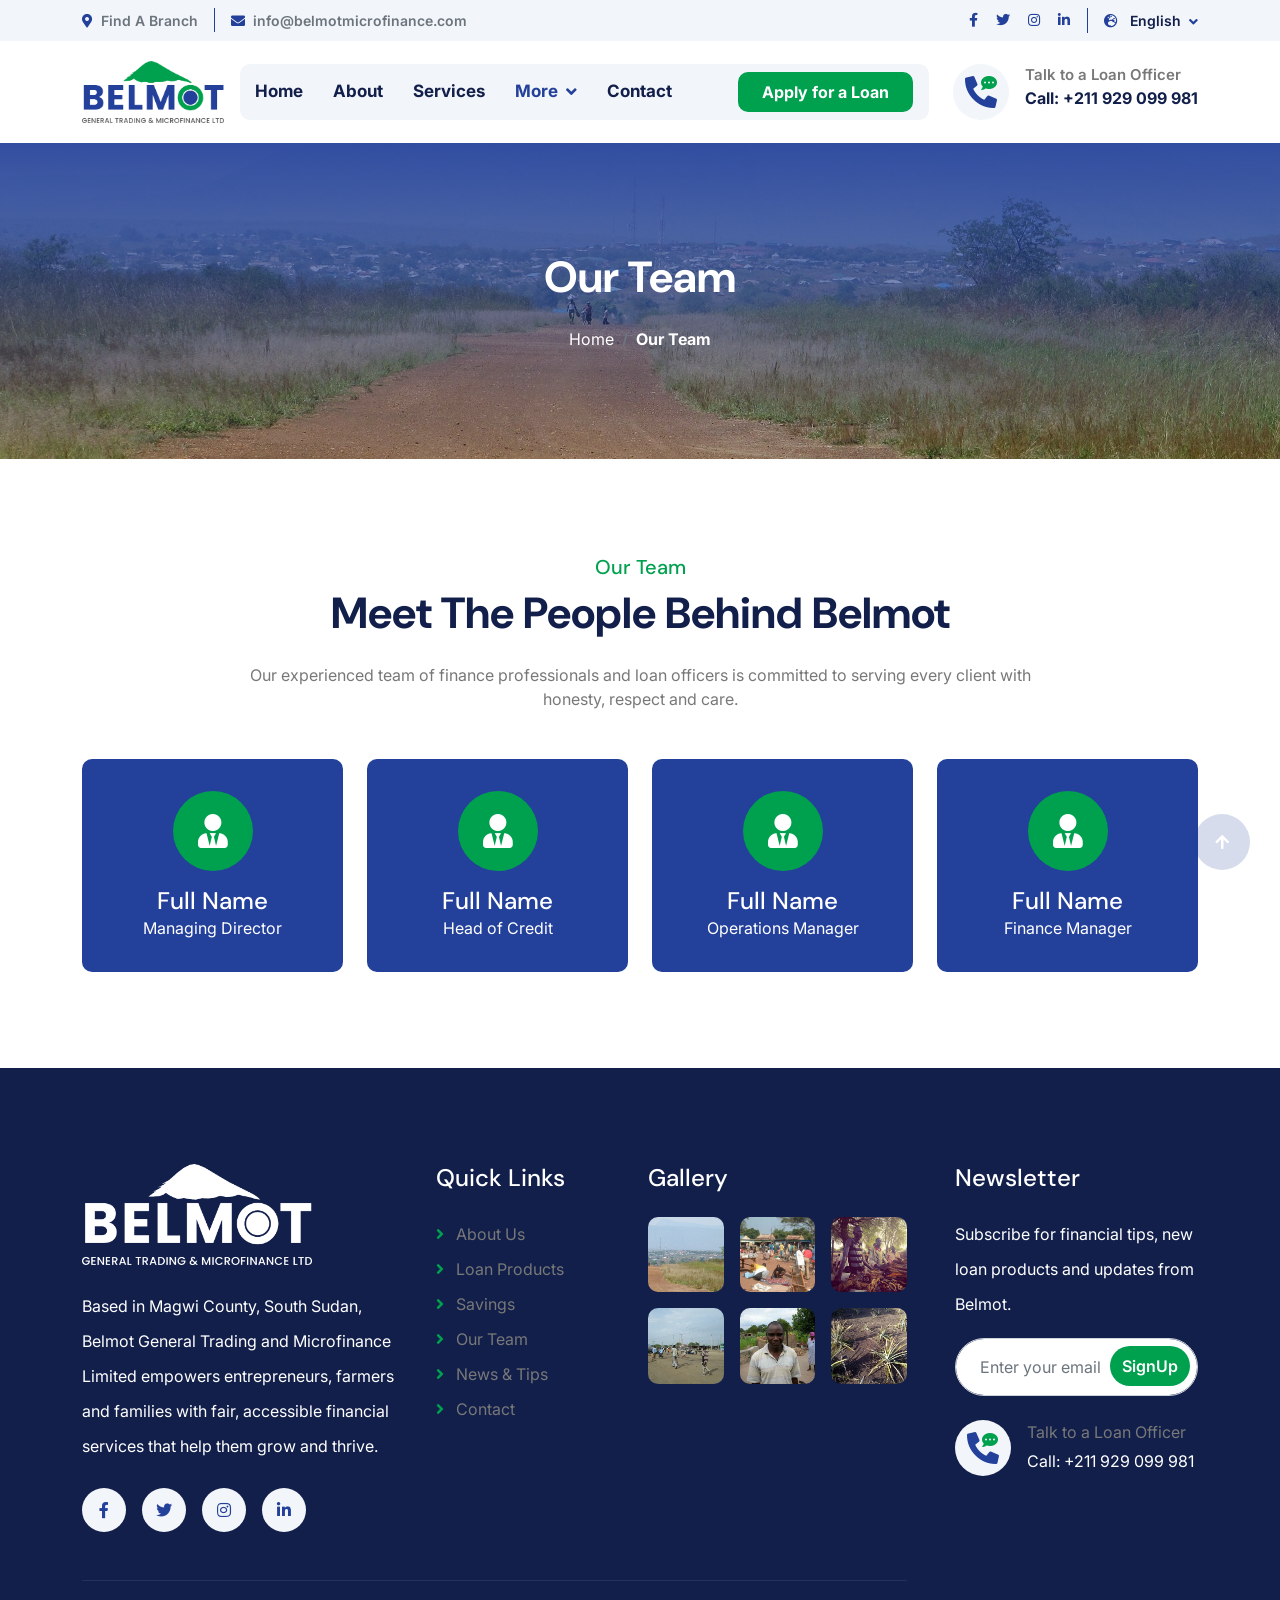
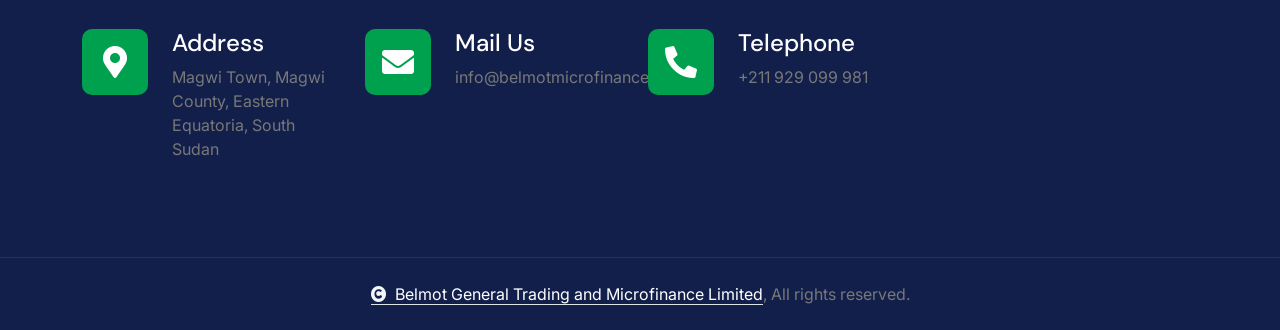
<file: team.html>
<!DOCTYPE html>
<html lang="en">

    <head>
        <meta charset="utf-8">
        <title>Belmot General Trading and Microfinance Limited - Our Team</title>
        <meta content="width=device-width, initial-scale=1.0" name="viewport">
        <link rel="icon" type="image/png" href="img/favicon.png">
        <link rel="apple-touch-icon" href="img/apple-touch-icon.png">
        <meta content="microfinance, Magwi County, South Sudan, Eastern Equatoria, small business loans, group loans, savings, agricultural loans, Belmot" name="keywords">
        <meta content="Belmot General Trading and Microfinance Limited provides affordable loans, savings and financial education to small businesses, farmers and families in Magwi County, South Sudan." name="description">

        <!-- Google Web Fonts -->
        <link rel="preconnect" href="https://fonts.googleapis.com">
        <link rel="preconnect" href="https://fonts.gstatic.com" crossorigin>
        <link href="https://fonts.googleapis.com/css2?family=DM+Sans:ital,opsz,wght@0,9..40,100..1000;1,9..40,100..1000&family=Inter:slnt,wght@-10..0,100..900&display=swap" rel="stylesheet">

        <!-- Icon Font Stylesheet -->
        <link rel="stylesheet" href="https://use.fontawesome.com/releases/v5.15.4/css/all.css"/>
        <link href="https://cdn.jsdelivr.net/npm/bootstrap-icons@1.4.1/font/bootstrap-icons.css" rel="stylesheet">

        <!-- Libraries Stylesheet -->
        <link rel="stylesheet" href="lib/animate/animate.min.css"/>
        <link href="lib/lightbox/css/lightbox.min.css" rel="stylesheet">
        <link href="lib/owlcarousel/assets/owl.carousel.min.css" rel="stylesheet">


        <!-- Customized Bootstrap Stylesheet -->
        <link href="css/bootstrap.min.css" rel="stylesheet">

        <!-- Template Stylesheet -->
        <link href="css/style.css" rel="stylesheet">
    </head>

    <body>

        <!-- Spinner Start -->
        <div id="spinner" class="show bg-white position-fixed translate-middle w-100 vh-100 top-50 start-50 d-flex align-items-center justify-content-center">
            <div class="spinner-border text-primary" style="width: 3rem; height: 3rem;" role="status">
                <span class="sr-only">Loading...</span>
            </div>
        </div>
        <!-- Spinner End -->

        <!-- Topbar Start -->
        <div class="container-fluid topbar px-0 px-lg-4 bg-light py-2 d-none d-lg-block">
            <div class="container">
                <div class="row gx-0 align-items-center">
                    <div class="col-lg-8 text-center text-lg-start mb-lg-0">
                        <div class="d-flex flex-wrap">
                            <div class="border-end border-primary pe-3">
                                <a href="contact.html" class="text-muted small"><i class="fas fa-map-marker-alt text-primary me-2"></i>Find A Branch</a>
                            </div>
                            <div class="ps-3">
                                <a href="mailto:info@belmotmicrofinance.com" class="text-muted small"><i class="fas fa-envelope text-primary me-2"></i>info@belmotmicrofinance.com</a>
                            </div>
                        </div>
                    </div>
                    <div class="col-lg-4 text-center text-lg-end">
                        <div class="d-flex justify-content-end">
                            <div class="d-flex border-end border-primary pe-3">
                                <a class="btn p-0 text-primary me-3" href="#"><i class="fab fa-facebook-f"></i></a>
                                <a class="btn p-0 text-primary me-3" href="#"><i class="fab fa-twitter"></i></a>
                                <a class="btn p-0 text-primary me-3" href="#"><i class="fab fa-instagram"></i></a>
                                <a class="btn p-0 text-primary me-0" href="#"><i class="fab fa-linkedin-in"></i></a>
                            </div>
                            <div class="dropdown ms-3">
                                <a href="#" class="dropdown-toggle text-dark" data-bs-toggle="dropdown"><small><i class="fas fa-globe-europe text-primary me-2"></i> English</small></a>
                                <div class="dropdown-menu rounded">
                                    <a href="#" class="dropdown-item">English</a>
                                    <a href="#" class="dropdown-item">Arabic</a>
                                </div>
                            </div>
                        </div>
                    </div>
                </div>
            </div>
        </div>
        <!-- Topbar End -->

        <!-- Navbar & Hero Start -->
        <div class="container-fluid nav-bar px-0 px-lg-4 py-lg-0">
            <div class="container">
                <nav class="navbar navbar-expand-lg navbar-light"> 
                    <a href="index.html" class="navbar-brand p-0">
                        <img src="img/logo.png" class="site-logo" alt="Belmot General Trading and Microfinance Limited">
                    </a>
                    <button class="navbar-toggler" type="button" data-bs-toggle="collapse" data-bs-target="#navbarCollapse">
                        <span class="fa fa-bars"></span>
                    </button>
                    <div class="collapse navbar-collapse" id="navbarCollapse">
                        <div class="navbar-nav mx-0 mx-lg-auto">
                            <a href="index.html" class="nav-item nav-link">Home</a>
                            <a href="about.html" class="nav-item nav-link">About</a>
                            <a href="service.html" class="nav-item nav-link">Services</a>
                            <div class="nav-item dropdown active">
                                <a href="#" class="nav-link" data-bs-toggle="dropdown">
                                    <span class="dropdown-toggle">More</span>
                                </a>
                                <div class="dropdown-menu">
                                    <a href="blog.html" class="dropdown-item">News &amp; Tips</a>
                                    <a href="team.html" class="dropdown-item active">Our Team</a>
                                </div>
                            </div>
                            <a href="contact.html" class="nav-item nav-link">Contact</a>
                            <div class="nav-btn px-3">
                                <a href="contact.html" class="btn btn-secondary py-2 px-4 ms-3 flex-shrink-0"> Apply for a Loan</a>
                            </div>
                        </div>
                    </div>
                    <div class="d-none d-xl-flex flex-shrink-0 ps-4">
                        <a href="tel:+211929099981" class="btn btn-light btn-lg-square rounded-circle position-relative wow tada" data-wow-delay=".9s">
                            <i class="fa fa-phone-alt fa-2x"></i>
                            <div class="position-absolute" style="top: 7px; right: 12px;">
                                <span><i class="fa fa-comment-dots text-secondary"></i></span>
                            </div>
                        </a>
                        <div class="d-flex flex-column ms-3">
                            <span>Talk to a Loan Officer</span>
                            <a href="tel:+211929099981"><span class="text-dark">Call: +211 929 099 981</span></a>
                        </div>
                    </div>
                </nav>
            </div>
        </div>
        <!-- Navbar & Hero End -->


        <!-- Header Start -->
        <div class="container-fluid bg-breadcrumb">
            <div class="container text-center py-5" style="max-width: 900px;">
                <h4 class="text-white display-4 mb-4 wow fadeInDown" data-wow-delay="0.1s">Our Team</h4>
                <ol class="breadcrumb d-flex justify-content-center mb-0 wow fadeInDown" data-wow-delay="0.3s">
                    <li class="breadcrumb-item"><a href="index.html">Home</a></li>
                    <li class="breadcrumb-item active text-white fw-bold">Our Team</li>
                </ol>    
            </div>
        </div>
        <!-- Header End -->


        <!-- Team Start -->
        <div class="container-fluid team py-5">
            <div class="container py-5">
                <div class="text-center mx-auto pb-5 wow fadeInUp" data-wow-delay="0.2s" style="max-width: 800px;">
                    <h4 class="text-secondary fs-5">Our Team</h4>
                    <h1 class="display-4 mb-4">Meet The People Behind Belmot</h1>
                    <p class="mb-0">Our experienced team of finance professionals and loan officers is committed to serving every client with honesty, respect and care.
                    </p>
                </div>
                <div class="row g-4">
                    <div class="col-md-6 col-lg-6 col-xl-3 wow fadeInUp" data-wow-delay="0.2s">
                        <div class="team-item">
                            <div class="team-title text-center p-4">
                                <div class="team-avatar mb-3"><i class="fas fa-user-tie"></i></div>
                                <h4 class="mb-0">Full Name</h4>
                                <p class="mb-0">Managing Director</p>
                            </div>
                        </div>
                    </div>
                    <div class="col-md-6 col-lg-6 col-xl-3 wow fadeInUp" data-wow-delay="0.4s">
                        <div class="team-item">
                            <div class="team-title text-center p-4">
                                <div class="team-avatar mb-3"><i class="fas fa-user-tie"></i></div>
                                <h4 class="mb-0">Full Name</h4>
                                <p class="mb-0">Head of Credit</p>
                            </div>
                        </div>
                    </div>
                    <div class="col-md-6 col-lg-6 col-xl-3 wow fadeInUp" data-wow-delay="0.6s">
                        <div class="team-item">
                            <div class="team-title text-center p-4">
                                <div class="team-avatar mb-3"><i class="fas fa-user-tie"></i></div>
                                <h4 class="mb-0">Full Name</h4>
                                <p class="mb-0">Operations Manager</p>
                            </div>
                        </div>
                    </div>
                    <div class="col-md-6 col-lg-6 col-xl-3 wow fadeInUp" data-wow-delay="0.8s">
                        <div class="team-item">
                            <div class="team-title text-center p-4">
                                <div class="team-avatar mb-3"><i class="fas fa-user-tie"></i></div>
                                <h4 class="mb-0">Full Name</h4>
                                <p class="mb-0">Finance Manager</p>
                            </div>
                        </div>
                    </div>
                </div>
            </div>
        </div>
        <!-- Team End -->


        <!-- Footer Start -->
        <div class="container-fluid footer py-5 wow fadeIn" data-wow-delay="0.2s">
            <div class="container py-5">
                <div class="row g-5">
                    <div class="col-xl-9">
                        <div class="mb-5">
                            <div class="row g-4">
                                <div class="col-md-6 col-lg-6 col-xl-5">
                                    <div class="footer-item">
                                        <a href="index.html" class="p-0">
                                            <img src="img/logo-white.png" class="footer-logo mb-4" alt="Belmot General Trading and Microfinance Limited">
                                        </a>
                                        <p class="text-white mb-4">Based in Magwi County, South Sudan, Belmot General Trading and Microfinance Limited empowers entrepreneurs, farmers and families with fair, accessible financial services that help them grow and thrive.</p>
                                        <div class="footer-btn d-flex">
                                            <a class="btn btn-md-square rounded-circle me-3" href="#"><i class="fab fa-facebook-f"></i></a>
                                            <a class="btn btn-md-square rounded-circle me-3" href="#"><i class="fab fa-twitter"></i></a>
                                            <a class="btn btn-md-square rounded-circle me-3" href="#"><i class="fab fa-instagram"></i></a>
                                            <a class="btn btn-md-square rounded-circle me-0" href="#"><i class="fab fa-linkedin-in"></i></a>
                                        </div>
                                    </div>
                                </div>
                                <div class="col-md-6 col-lg-6 col-xl-3">
                                    <div class="footer-item">
                                        <h4 class="text-white mb-4">Quick Links</h4>
                                        <a href="about.html"><i class="fas fa-angle-right me-2"></i> About Us</a>
                                        <a href="service.html"><i class="fas fa-angle-right me-2"></i> Loan Products</a>
                                        <a href="service.html"><i class="fas fa-angle-right me-2"></i> Savings</a>
                                        <a href="team.html"><i class="fas fa-angle-right me-2"></i> Our Team</a>
                                        <a href="blog.html"><i class="fas fa-angle-right me-2"></i> News &amp; Tips</a>
                                        <a href="contact.html"><i class="fas fa-angle-right me-2"></i> Contact</a>
                                    </div>
                                </div>
                                <div class="col-md-6 col-lg-6 col-xl-4">
                                    <div class="footer-item">
                                        <h4 class="mb-4 text-white">Gallery</h4>
                                        <div class="row g-3">
                                            <div class="col-4">
                                                <div class="footer-instagram rounded">
                                                    <img src="img/gallery-1.jpg" class="img-fluid w-100" alt="Magwi, South Sudan">
                                                    <div class="footer-search-icon">
                                                        <a href="img/gallery-1.jpg" data-lightbox="gallery" data-title="Magwi, South Sudan" class="my-auto"><i class="fas fa-link text-white"></i></a>
                                                    </div>
                                                </div>
                                           </div>
                                           <div class="col-4">
                                                <div class="footer-instagram rounded">
                                                    <img src="img/gallery-2.jpg" class="img-fluid w-100" alt="Lainya market, South Sudan">
                                                    <div class="footer-search-icon">
                                                        <a href="img/gallery-2.jpg" data-lightbox="gallery" data-title="Lainya market, South Sudan" class="my-auto"><i class="fas fa-link text-white"></i></a>
                                                    </div>
                                                </div>
                                           </div>
                                            <div class="col-4">
                                                <div class="footer-instagram rounded">
                                                    <img src="img/gallery-3.jpg" class="img-fluid w-100" alt="Traders in Lankien, South Sudan">
                                                    <div class="footer-search-icon">
                                                        <a href="img/gallery-3.jpg" data-lightbox="gallery" data-title="Traders in Lankien, South Sudan" class="my-auto"><i class="fas fa-link text-white"></i></a>
                                                    </div>
                                                </div>
                                           </div>
                                            <div class="col-4">
                                                <div class="footer-instagram rounded">
                                                    <img src="img/gallery-4.jpg" class="img-fluid w-100" alt="Merol Market, Bor, South Sudan">
                                                    <div class="footer-search-icon">
                                                        <a href="img/gallery-4.jpg" data-lightbox="gallery" data-title="Merol Market, Bor, South Sudan" class="my-auto"><i class="fas fa-link text-white"></i></a>
                                                    </div>
                                                </div>
                                           </div>
                                            <div class="col-4">
                                                <div class="footer-instagram rounded">
                                                    <img src="img/gallery-5.jpg" class="img-fluid w-100" alt="Microfinance client">
                                                    <div class="footer-search-icon">
                                                        <a href="img/gallery-5.jpg" data-lightbox="gallery" data-title="Microfinance client" class="my-auto"><i class="fas fa-link text-white"></i></a>
                                                    </div>
                                                </div>
                                           </div>
                                           <div class="col-4">
                                                <div class="footer-instagram rounded">
                                                    <img src="img/gallery-6.jpg" class="img-fluid w-100" alt="Pineapple farm, Western Equatoria">
                                                    <div class="footer-search-icon">
                                                        <a href="img/gallery-6.jpg" data-lightbox="gallery" data-title="Pineapple farm, Western Equatoria" class="my-auto"><i class="fas fa-link text-white"></i></a>
                                                    </div>
                                                </div>
                                            </div>
                                        </div>
                                    </div>
                                </div>
                            </div>
                        </div>
                        <div class="pt-5" style="border-top: 1px solid rgba(255, 255, 255, 0.08);">
                            <div class="row g-0">
                                <div class="col-12">
                                    <div class="row g-4">
                                        <div class="col-lg-6 col-xl-4">
                                            <div class="d-flex">
                                                <div class="btn-xl-square bg-primary text-white rounded p-4 me-4">
                                                    <i class="fas fa-map-marker-alt fa-2x"></i>
                                                </div>
                                                <div>
                                                    <h4 class="text-white">Address</h4>
                                                    <p class="mb-0">Magwi Town, Magwi County, Eastern Equatoria, South Sudan</p>
                                                </div>
                                            </div>
                                        </div>
                                        <div class="col-lg-6 col-xl-4">
                                            <div class="d-flex">
                                                <div class="btn-xl-square bg-primary text-white rounded p-4 me-4">
                                                    <i class="fas fa-envelope fa-2x"></i>
                                                </div>
                                                <div>
                                                    <h4 class="text-white">Mail Us</h4>
                                                    <p class="mb-0">info@belmotmicrofinance.com</p>
                                                </div>
                                            </div>
                                        </div>
                                        <div class="col-lg-6 col-xl-4">
                                            <div class="d-flex">
                                                <div class="btn-xl-square bg-primary text-white rounded p-4 me-4">
                                                    <i class="fa fa-phone-alt fa-2x"></i>
                                                </div>
                                                <div>
                                                    <h4 class="text-white">Telephone</h4>
                                                    <p class="mb-0">+211 929 099 981</p>
                                                </div>
                                            </div>
                                        </div>
                                    </div>
                                </div>
                            </div>
                        </div>
                    </div>
                    
                    <div class="col-xl-3">
                        <div class="footer-item">
                            <h4 class="text-white mb-4">Newsletter</h4>
                            <p class="text-white mb-3">Subscribe for financial tips, new loan products and updates from Belmot.</p>
                            <div class="position-relative rounded-pill mb-4">
                                <input class="form-control rounded-pill w-100 py-3 ps-4 pe-5" type="text" placeholder="Enter your email">
                                <button type="button" class="btn btn-secondary rounded-pill position-absolute top-0 end-0 py-2 mt-2 me-2">SignUp</button>
                            </div>
                            <div class="d-flex flex-shrink-0">
                                <div class="footer-btn">
                                    <a href="tel:+211929099981" class="btn btn-lg-square rounded-circle position-relative wow tada" data-wow-delay=".9s">
                                        <i class="fa fa-phone-alt fa-2x"></i>
                                        <div class="position-absolute" style="top: 2px; right: 12px;">
                                            <span><i class="fa fa-comment-dots text-secondary"></i></span>
                                        </div>
                                    </a>
                                </div>
                                <div class="d-flex flex-column ms-3 flex-shrink-0">
                                    <span>Talk to a Loan Officer</span>
                                    <a href="tel:+211929099981"><span class="text-white">Call: +211 929 099 981</span></a>
                                </div>
                            </div>
                        </div>
                    </div>
                </div>
            </div>
        </div>
        <!-- Footer End -->
        
        <!-- Copyright Start -->
        <div class="container-fluid copyright py-4">
            <div class="container">
                <div class="row g-4 align-items-center">
                    <div class="col-12 text-center mb-0">
                        <span class="text-body"><a href="index.html" class="border-bottom text-white"><i class="fas fa-copyright text-light me-2"></i>Belmot General Trading and Microfinance Limited</a>, All rights reserved.</span>
                    </div>
                </div>
            </div>
        </div>
        <!-- Copyright End -->


        <!-- Back to Top -->
        <a href="#" class="btn btn-primary btn-lg-square rounded-circle back-to-top"><i class="fa fa-arrow-up"></i></a>   

        
        <!-- JavaScript Libraries -->
        <script src="https://ajax.googleapis.com/ajax/libs/jquery/3.6.4/jquery.min.js"></script>
        <script src="https://cdn.jsdelivr.net/npm/bootstrap@5.0.0/dist/js/bootstrap.bundle.min.js"></script>
        <script src="lib/wow/wow.min.js"></script>
        <script src="lib/easing/easing.min.js"></script>
        <script src="lib/waypoints/waypoints.min.js"></script>
        <script src="lib/counterup/counterup.min.js"></script>
        <script src="lib/lightbox/js/lightbox.min.js"></script>
        <script src="lib/owlcarousel/owl.carousel.min.js"></script>
        

        <!-- Template Javascript -->
        <script src="js/main.js"></script>
    </body>

</html>
</file>
<file: css/style.css>
/*** Spinner Start ***/
#spinner {
    opacity: 0;
    visibility: hidden;
    transition: opacity .5s ease-out, visibility 0s linear .5s;
    z-index: 99999;
}

#spinner.show {
    transition: opacity .5s ease-out, visibility 0s linear 0s;
    visibility: visible;
    opacity: 1;
}
/*** Spinner End ***/

.back-to-top {
    position: fixed;
    right: 30px;
    bottom: 30px;
    transition: 0.5s;
    z-index: 99;
}


/*** Button Start ***/
.btn {
    font-weight: 600;
    transition: .5s;
}

.btn-square {
    width: 32px;
    height: 32px;
}

.btn-sm-square {
    width: 34px;
    height: 34px;
}

.btn-md-square {
    width: 44px;
    height: 44px;
}

.btn-lg-square {
    width: 56px;
    height: 56px;
}

.btn-xl-square {
    width: 66px;
    height: 66px;
}

.btn-square,
.btn-sm-square,
.btn-md-square,
.btn-lg-square,
.btn-xl-square {
    padding: 0;
    display: flex;
    align-items: center;
    justify-content: center;
    font-weight: normal;
}

.btn.btn-primary {
    color: var(--bs-white);
    border: none;
}

.btn.btn-primary:hover {
    background: var(--bs-dark);
    color: var(--bs-white);
}

.btn.btn-secondary {
    color: var(--bs-white);
    border: none;
}

.btn.btn-secondary:hover {
    background: var(--bs-primary);
    color: var(--bs-white);
}

.btn.btn-light {
    color: var(--bs-primary);
    border: none;
}

.btn.btn-light:hover {
    color: var(--bs-white);
    background: var(--bs-dark);
}

.btn.btn-dark {
    color: var(--bs-white);
    border: none;
}

.btn.btn-dark:hover {
    color: var(--bs-primary);
    background: var(--bs-light);
}


/*** Topbar Start ***/ 
.topbar .dropdown-toggle::after {
    border: none;
    content: "\f107";
    font-family: "Font Awesome 5 Free";
    font-weight: 600;
    vertical-align: middle;
    margin-left: 8px;
    color: var(--bs-primary);
}

.topbar .dropdown .dropdown-menu a:hover {
    background: var(--bs-primary);
    color: var(--bs-white);
}

.topbar .dropdown .dropdown-menu {
    transform: rotateX(0deg);
    visibility: visible;
    background: var(--bs-light);
    padding-top: 10px;
    border: 0;
    transition: .5s;
    opacity: 1;
}
/*** Topbar End ***/


/*** Navbar Start ***/
.nav-bar {
    background: var(--bs-white);
    transition: 1s;
}

.navbar-light .navbar-brand img {
    max-height: 60px;
    transition: .5s;
}

.nav-bar .navbar-light .navbar-brand img {
    max-height: 50px;
}

.navbar .navbar-nav .nav-item .nav-link {
    padding: 0;
}

.navbar .navbar-nav .nav-item {
    display: flex;
    align-items: center;
    padding: 15px;
}

.navbar-light .navbar-nav .nav-item:hover,
.navbar-light .navbar-nav .nav-item.active,
.navbar-light .navbar-nav .nav-item:hover .nav-link,
.navbar-light .navbar-nav .nav-item.active .nav-link {
    color: var(--bs-primary);
}

@media (max-width: 991px) {
    .navbar {
        padding: 20px 0;
    }

    .navbar .navbar-nav .nav-link {
        padding: 0;
    }

    .navbar .navbar-nav .nav-item {
        display: flex;
        padding: 20px;
        flex-direction: column;
        justify-content: start;
        align-items: start;
    }

    .navbar .navbar-nav .nav-btn {
        display: flex;
        justify-content: start;
    }

    .navbar .navbar-nav {
        width: 100%;
        display: flex;
        margin-top: 20px;
        padding-bottom: 20px;
        background: var(--bs-light);
        border-radius: 10px;
    }

    .navbar.navbar-expand-lg .navbar-toggler {
        padding: 8px 15px;
        border: 1px solid var(--bs-primary);
        color: var(--bs-primary);
    }
}

.navbar .dropdown-toggle::after {
    border: none;
    content: "\f107";
    font-family: "Font Awesome 5 Free";
    font-weight: 600;
    vertical-align: middle;
    margin-left: 8px;
}

.dropdown .dropdown-menu .dropdown-item:hover {
    background: var(--bs-primary);
    color: var(--bs-white);
}

@media (min-width: 992px) {
    .navbar {
        padding: 20px 0;
    }

    .navbar .nav-btn {
        display: flex;
        align-items: center;
        justify-content: end;
    }

    .navbar .navbar-nav {
        width: 100%;
        display: flex;
        justify-content: center;
        align-items: center;
        background: var(--bs-light);
        border-radius: 10px;
    }

    .navbar .navbar-nav .nav-btn {
        width: 100%;
        display: flex;
        margin-left: auto;
    }

    .navbar .nav-item .dropdown-menu {
        display: block;
        visibility: hidden;
        top: 100%;
        transform: rotateX(-75deg);
        transform-origin: 0% 0%;
        border: 0;
        border-radius: 10px;
        transition: .5s;
        opacity: 0;
    }

    .navbar .nav-item:hover .dropdown-menu {
        transform: rotateX(0deg);
        visibility: visible;
        margin-top: 20px;
        background: var(--bs-light);
        transition: .5s;
        opacity: 1;
    }
}
/*** Navbar End ***/


/*** Carousel Hero Header Start ***/
.header-carousel .header-carousel-item {
    position: relative;
    height: 580px;
    background-color: #0b2545;
    background-size: cover;
    background-position: center center;
}

.header-carousel .header-carousel-item .carousel-caption {
    position: absolute;
    inset: 0;
    width: 100%;
    height: 100%;
    padding: 0;
    text-align: left;
    display: flex;
    align-items: center;
    background: linear-gradient(90deg, rgba(18, 31, 75, .92) 0%, rgba(18, 31, 75, .75) 45%, rgba(18, 31, 75, .15) 100%);
}

.header-carousel .hero-content {
    padding-bottom: 40px; /* keeps text clear of the slide dots */
}

.header-carousel .hero-kicker {
    display: inline-block;
    margin-bottom: 16px;
    padding-left: 12px;
    border-left: 4px solid var(--bs-secondary);
    font-size: 1rem;
    letter-spacing: 1px;
}

.header-carousel .hero-title {
    font-size: clamp(2rem, 4.2vw, 3.5rem);
    line-height: 1.15;
    margin-bottom: 18px;
}

.header-carousel .hero-text {
    font-size: 1.125rem;
    line-height: 1.6;
    max-width: 520px;
    margin-bottom: 30px;
    opacity: .92;
}

.header-carousel .owl-nav .owl-prev,
.header-carousel .owl-nav .owl-next {
    position: absolute;
    bottom: 40px;
    width: 56px;
    height: 56px;
    border-radius: 56px;
    background: rgba(255, 255, 255, .9);
    color: var(--bs-primary);
    font-size: 24px;
    display: flex;
    align-items: center;
    justify-content: center;
    transition: 0.5s;
}

.header-carousel .owl-nav .owl-prev,
.header-carousel .owl-nav .owl-next {
    bottom: auto;
    right: 40px;
}

/* stacked on the right edge, vertically centred, away from the back-to-top button */
.header-carousel .owl-nav .owl-prev { top: calc(50% - 64px); }
.header-carousel .owl-nav .owl-next { top: calc(50% + 8px); }

.header-carousel { overflow: hidden; }

.header-carousel .owl-nav .owl-prev:hover,
.header-carousel .owl-nav .owl-next:hover {
    background: var(--bs-primary);
    color: var(--bs-white);
}

.header-carousel .owl-dots {
    position: absolute;
    left: 50%;
    bottom: 30px;
    transform: translateX(-50%);
    display: flex;
    gap: 8px;
}

.header-carousel .owl-dots .owl-dot {
    width: 12px;
    height: 12px;
    border: 0;
    padding: 0;
    border-radius: 12px;
    background: rgba(255, 255, 255, .5);
    transition: .3s;
}

.header-carousel .owl-dots .owl-dot.active {
    width: 32px;
    background: var(--bs-white);
}

@media (max-width: 991px) {
    .header-carousel .header-carousel-item {
        height: 520px;
    }

    .header-carousel .header-carousel-item .carousel-caption {
        background: linear-gradient(180deg, rgba(18, 31, 75, .65) 0%, rgba(18, 31, 75, .9) 100%);
    }

    .header-carousel .owl-nav {
        display: none;
    }
}

@media (max-width: 575px) {
    .header-carousel .header-carousel-item {
        height: 500px;
    }

    .header-carousel .hero-text {
        font-size: 1rem;
    }
}
/*** Carousel Hero Header End ***/


/*** Single Page Hero Header Start ***/
.bg-breadcrumb {
    position: relative;
    overflow: hidden;
    background: linear-gradient(rgba(35, 64, 154, 0.9), rgba(0, 0, 0, 0.2)), url(../img/bg-breadcrumb.jpg);
    background-position: center center;
    background-repeat: no-repeat;
    background-size: cover;
    padding: 60px 0 60px 0;
    transition: 0.5s;
}

.bg-breadcrumb .breadcrumb {
    position: relative;
}

.bg-breadcrumb .breadcrumb .breadcrumb-item a {
    color: var(--bs-white);
}
/*** Single Page Hero Header End ***/


/*** Service Start ***/
.service .service-item {
    border-radius: 10px;
}
.service .service-item .service-img {
    position: relative;
    overflow: hidden;
    border-top-left-radius: 10px;
    border-top-right-radius: 10px;
}

.service .service-item .service-img img {
    transition: 0.5s;
}

.service .service-item:hover .service-img img {
    transform: scale(1.1);
}

.service .service-item .service-img::after {
    content: "";
    position: absolute;
    width: 100%;
    height: 0;
    top: 0;
    left: 0;
    border-top-left-radius: 10px;
    border-top-right-radius: 10px;
    background: rgba(35, 64, 154, .2);
    transition: 0.5s;
    z-index: 1;
}

.service .service-item:hover .service-img::after {
    height: 100%;
}

.service .service-item .service-img .service-icon {
    position: absolute;
    width: 70px;
    bottom: 0;
    right: 25px;
    border-top-left-radius: 10px;
    border-top-right-radius: 10px;
    background: var(--bs-light);
    display: flex;
    align-items: center;
    justify-content: center;
    transition: 0.5s;
    z-index: 9;
}

.service .service-item .service-img .service-icon i {
    color: var(--bs-primary);
    transition: 0.5s;
}

.service .service-item:hover .service-img .service-icon i {
    transform: rotateX(360deg);
    color: var(--bs-white);
}

.service .service-item:hover .service-img .service-icon {
    bottom: 0;
    color: var(--bs-white);
    background: var(--bs-primary);
}

.service .service-content {
    position: relative;
    border-bottom-left-radius: 10px;
    border-bottom-right-radius: 10px;
    background: var(--bs-light);
}

.service .service-item .service-content .service-content-inner {
    position: relative;
    z-index: 9;
}

.service .service-item .service-content .service-content-inner .h4,
.service .service-item .service-content .service-content-inner p {
    transition: 0.5s;
}

.service .service-item:hover .service-content .service-content-inner .h4,
.service .service-item:hover .service-content .service-content-inner p {
    color: var(--bs-white);
}

.service .service-item:hover .service-content .service-content-inner .btn.btn-primary {
    color: var(--bs-primary);
    background: var(--bs-white);
}

.service .service-item:hover .service-content .service-content-inner .btn.btn-primary:hover {
    color: var(--bs-white);
    background: var(--bs-dark);
}

.service .service-item:hover .service-content .service-content-inner .h4:hover {
    color: var(--bs-dark);
}

.service .service-item .service-content::after {
    content: "";
    position: absolute;
    width: 100%;
    height: 0;
    bottom: 0;
    left: 0;
    border-bottom-left-radius: 10px;
    border-bottom-right-radius: 10px;
    background: var(--bs-primary);
    transition: 0.5s;
    z-index: 1;
}

.service .service-item:hover .service-content::after {
    height: 100%;
}
/*** Service End ***/


/*** Blog Start ***/
.blog .blog-item {
    border-radius: 10px;
    transition: 0.5s;
}

.blog .blog-item:hover {
    box-shadow: 0 0 45px rgba(0, 0, 0, .1);
}

.blog .blog-item:hover .blog-content {
    background: var(--bs-light);
}

.blog .blog-item .blog-img {
    border-top-left-radius: 10px;
    border-top-right-radius: 10px;
    position: relative;
    overflow: hidden;
}

.blog .blog-item .blog-img img {
    transition: 0.5s;
}

.blog .blog-item:hover .blog-img img {
    transform: scale(1.2);
}

.blog .blog-item .blog-img::after {
    content: "";
    position: absolute;
    width: 100%;
    height: 0;
    top: 0;
    left: 0;
    border-top-left-radius: 10px;
    border-top-right-radius: 10px;
    background: rgba(35, 64, 154, .2);
    transition: 0.5s;
    z-index: 1;
}

.blog .blog-item:hover .blog-img::after {
    height: 100%;
}

.blog .blog-item .blog-img .blog-categiry {
    position: absolute;
    bottom: 0;
    right: 0;
    border-top-left-radius: 10px;
    display: inline-flex;
    color: var(--bs-white);
    background: var(--bs-primary);
    z-index: 9;
}

.blog .blog-item .blog-content {
    border-bottom-left-radius: 10px;
    border-bottom-right-radius: 10px;
    background: var(--bs-white);
}

.blog .blog-item .blog-content a.btn {
    color: var(--bs-dark);
}

.blog .blog-item:hover .blog-content a.btn:hover {
    color: var(--bs-primary);
}
/*** Blog End ***/


/*** Team Start ***/
.team .team-item .team-img {
    position: relative;
    overflow: hidden;
    border-top-left-radius: 10px;
    border-top-right-radius: 10px;
} 

.team .team-item .team-img img {
    transition: 0.5s;
}

.team .team-item:hover .team-img img {
    transform: scale(1.1);
}

.team .team-item .team-img::after {
    content: "";
    position: absolute;
    width: 100%;
    height: 0;
    top: 0;
    left: 0;
    border-top-left-radius: 10px;
    border-top-right-radius: 10px;
    transition: 0.5s;
}

.team .team-item:hover .team-img::after {
    height: 100%;
    background: rgba(255, 255, 255, 0.3);
}

.team .team-item .team-img .team-icon {
    position: absolute;
    bottom: 20px;
    right: 20px;
    margin-bottom: -100%;
    transition: 0.5s;
    z-index: 9;
}

.team .team-item:hover .team-img .team-icon {
    margin-bottom: 0;
}

.team .team-item .team-title {
    color: var(--bs-white);
    background: var(--bs-primary);
    border-bottom-left-radius: 10px;
    border-bottom-right-radius: 10px;
    transition: 0.5s;
}

.team .team-item .team-title h4 {
    color: var(--bs-white);
}

.team .team-item:hover .team-title {
    background: var(--bs-dark);
}
/*** Team End ***/


/*** Footer Start ***/
.footer {
    background: var(--bs-dark);
}

.footer .footer-item {
    display: flex;
    flex-direction: column;
}

.footer .footer-item a {
    line-height: 35px;
    color: var(--bs-body);
    transition: 0.5s;
}

.footer .footer-item p {
    line-height: 35px;
}

.footer .footer-item a:hover {
    color: var(--bs-primary);
}

.footer .footer-item .footer-btn a,
.footer .footer-item .footer-btn a i {
    transition: 0.5s;
}

.footer .footer-item .footer-btn a:hover {
    background: var(--bs-white);
}

.footer .footer-item .footer-btn a:hover i {
    color: var(--bs-primary);
}


.footer .footer-item .footer-instagram {
    position: relative;
    overflow: hidden;
}

.footer .footer-item .footer-instagram img {
    transition: 0.5s;
}

.footer .footer-item .footer-instagram:hover img {
    transform: scale(1.2);
}

.footer .footer-item .footer-instagram .footer-search-icon {
    position: absolute;
    width: 100%;
    height: 100%;
    top: 0;
    left: 0;
    display: flex;
    align-items: center;
    justify-content: center;
    transition: 0.5s;
    opacity: 0;
}

.footer .footer-item .footer-instagram:hover .footer-search-icon {
    opacity: 1;
    background: rgba(0, 0, 0, .6);
}

.footer .footer-item .footer-btn a {
    background: var(--bs-light);
    color: var(--bs-primary);
}

.footer .footer-item .footer-btn a:hover {
    background: var(--bs-primary);
}

.footer .footer-item .footer-btn a:hover i {
    color: var(--bs-white);
}
/*** Footer End ***/


/*** copyright Start ***/
.copyright {
    background: var(--bs-dark);
    border-top: 1px solid rgba(255, 255, 255, .08);
}
/*** copyright end ***/



/*** Brand Logo ***/
.nav-bar .navbar-light .navbar-brand img.site-logo {
    height: 62px;
    max-height: none;
    width: auto;
}

.footer .footer-logo {
    max-width: 230px;
    height: auto;
}

@media (max-width: 991px) {
    .nav-bar .navbar-light .navbar-brand img.site-logo {
        height: 48px;
    }
}

/*** Brand accents (logo green) ***/
.footer .footer-item a:hover,
.footer .footer-item .fa-angle-right { color: var(--bs-secondary) !important; }
.footer .btn-xl-square.bg-primary { background: var(--bs-secondary) !important; }
.counter-item { border-bottom: 3px solid var(--bs-secondary); }
.service .service-item .service-img .service-icon i { color: var(--bs-secondary); }
.service .service-item:hover .service-img .service-icon { background: var(--bs-secondary); }
.service .service-item:hover .service-img .service-icon i { color: var(--bs-white); }
.navbar .navbar-nav .nav-link.active,
.navbar .navbar-nav .nav-link:hover { color: var(--bs-secondary) !important; }
.blog .blog-item .blog-img .blog-categiry { background: var(--bs-secondary) !important; }

/*** Heading sizes (slightly smaller than template default) ***/
.display-4 {
    font-size: clamp(1.75rem, 1.2rem + 1.9vw, 2.75rem);
    line-height: 1.2;
}

.display-5 {
    font-size: clamp(1.6rem, 1.15rem + 1.6vw, 2.4rem);
}

.header-carousel .hero-title {
    font-size: clamp(1.9rem, 3.6vw, 3rem);
}

/*** Header text: larger and bold ***/
.navbar-light .navbar-nav .nav-link,
.navbar .navbar-nav .nav-item .nav-link {
    font-size: 17px;
    font-weight: 700;
    color: var(--bs-dark);
}

.navbar .dropdown-menu .dropdown-item {
    font-size: 16px;
    font-weight: 600;
}

.nav-bar .nav-btn .btn {
    font-size: 16px;
    font-weight: 700;
}

.nav-bar .d-xl-flex .flex-column span {
    font-size: 15px;
    font-weight: 600;
}

.nav-bar .d-xl-flex .flex-column a span {
    font-size: 16px;
    font-weight: 700;
}

.topbar a,
.topbar small {
    font-size: 14px;
    font-weight: 600;
}

/*** Hero text: larger and bolder ***/
.header-carousel .hero-kicker {
    font-size: 1.15rem;
    font-weight: 800 !important;
}

.header-carousel .hero-title {
    font-size: clamp(2.3rem, 4.6vw, 4rem);
    font-weight: 800;
    line-height: 1.1;
}

.header-carousel .hero-text {
    font-size: 1.3rem;
    font-weight: 600;
    max-width: 600px;
    opacity: 1;
}

.header-carousel .hero-btns .btn {
    font-weight: 700;
}

@media (max-width: 575px) {
    .header-carousel .hero-text {
        font-size: 1.1rem;
    }
}

/*** Team cards without photos ***/
.team .team-item .team-title {
    border-radius: 10px;
    padding-top: 2rem !important;
    padding-bottom: 2rem !important;
}

.team .team-item .team-avatar {
    width: 80px;
    height: 80px;
    margin: 0 auto;
    border-radius: 50%;
    background: var(--bs-secondary);
    color: var(--bs-white);
    display: flex;
    align-items: center;
    justify-content: center;
    font-size: 34px;
    transition: .5s;
}

.team .team-item:hover .team-avatar {
    background: var(--bs-white);
    color: var(--bs-secondary);
}
</file>
